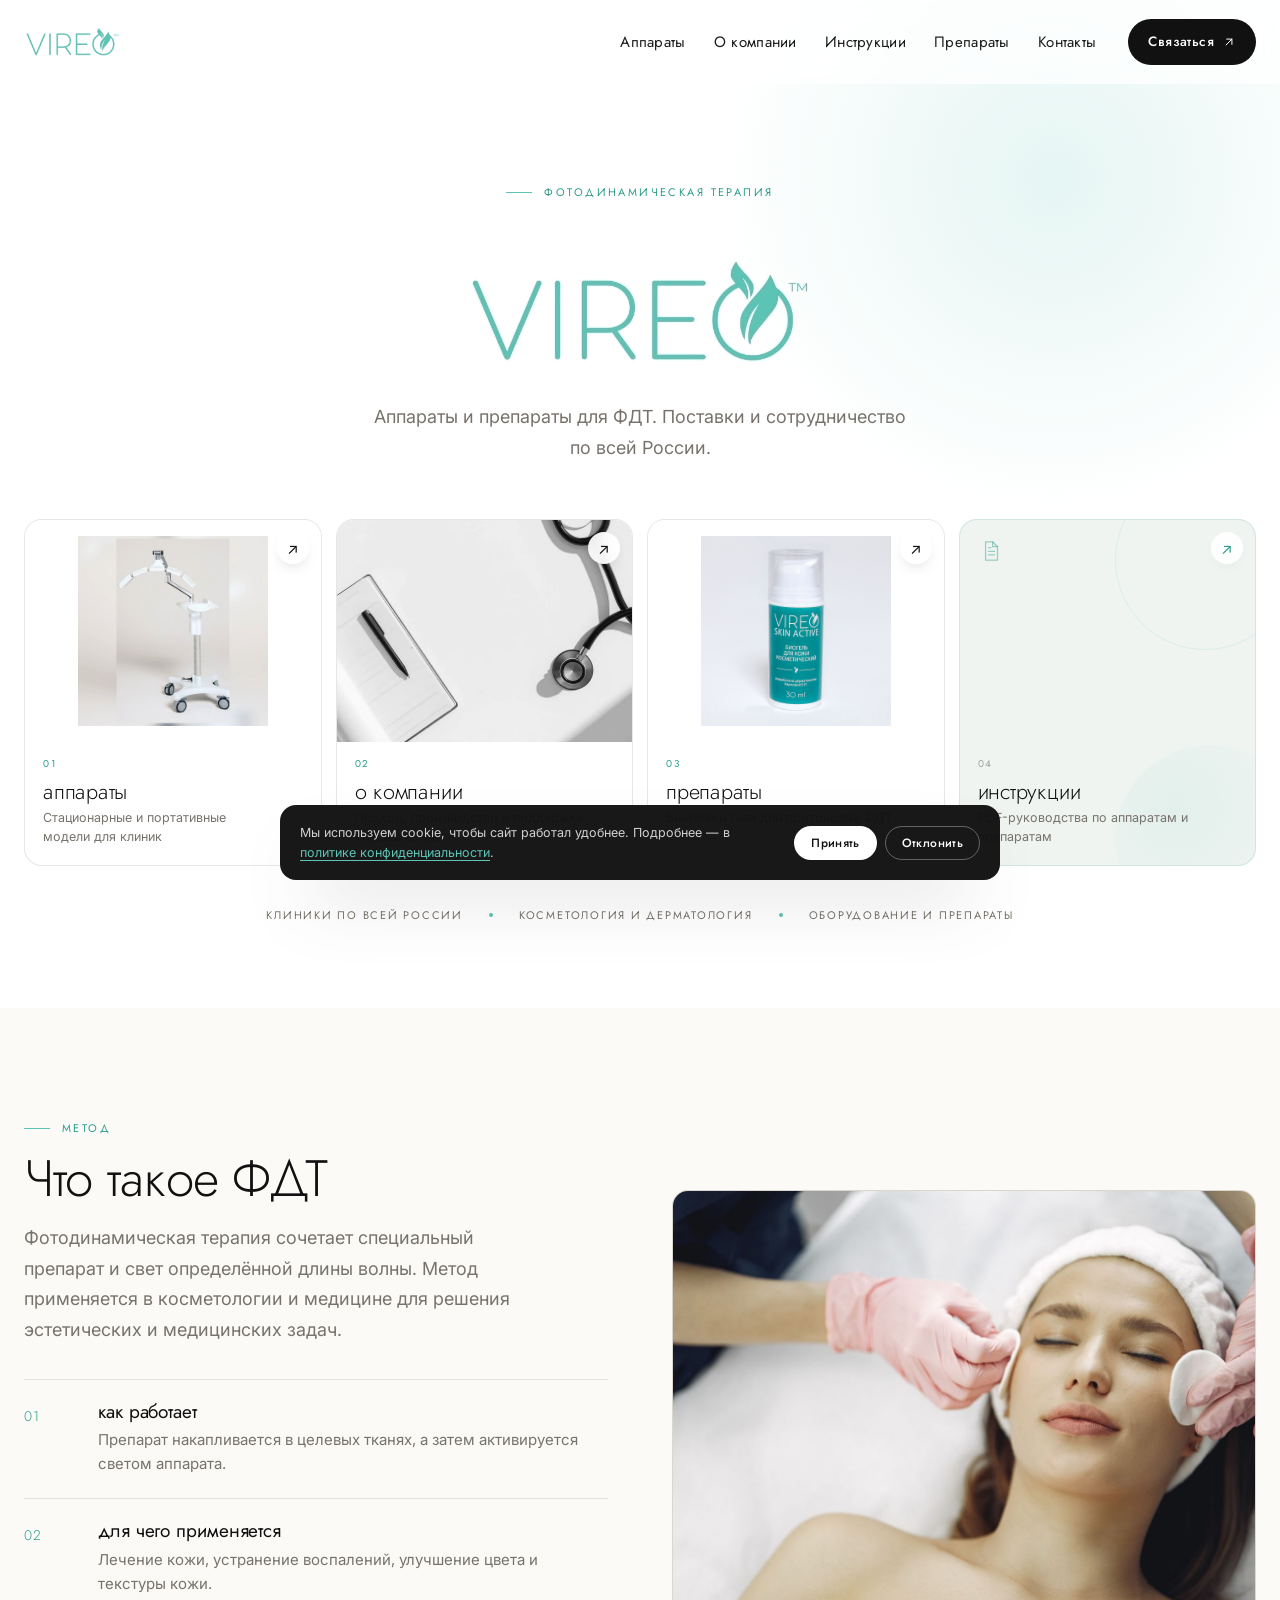
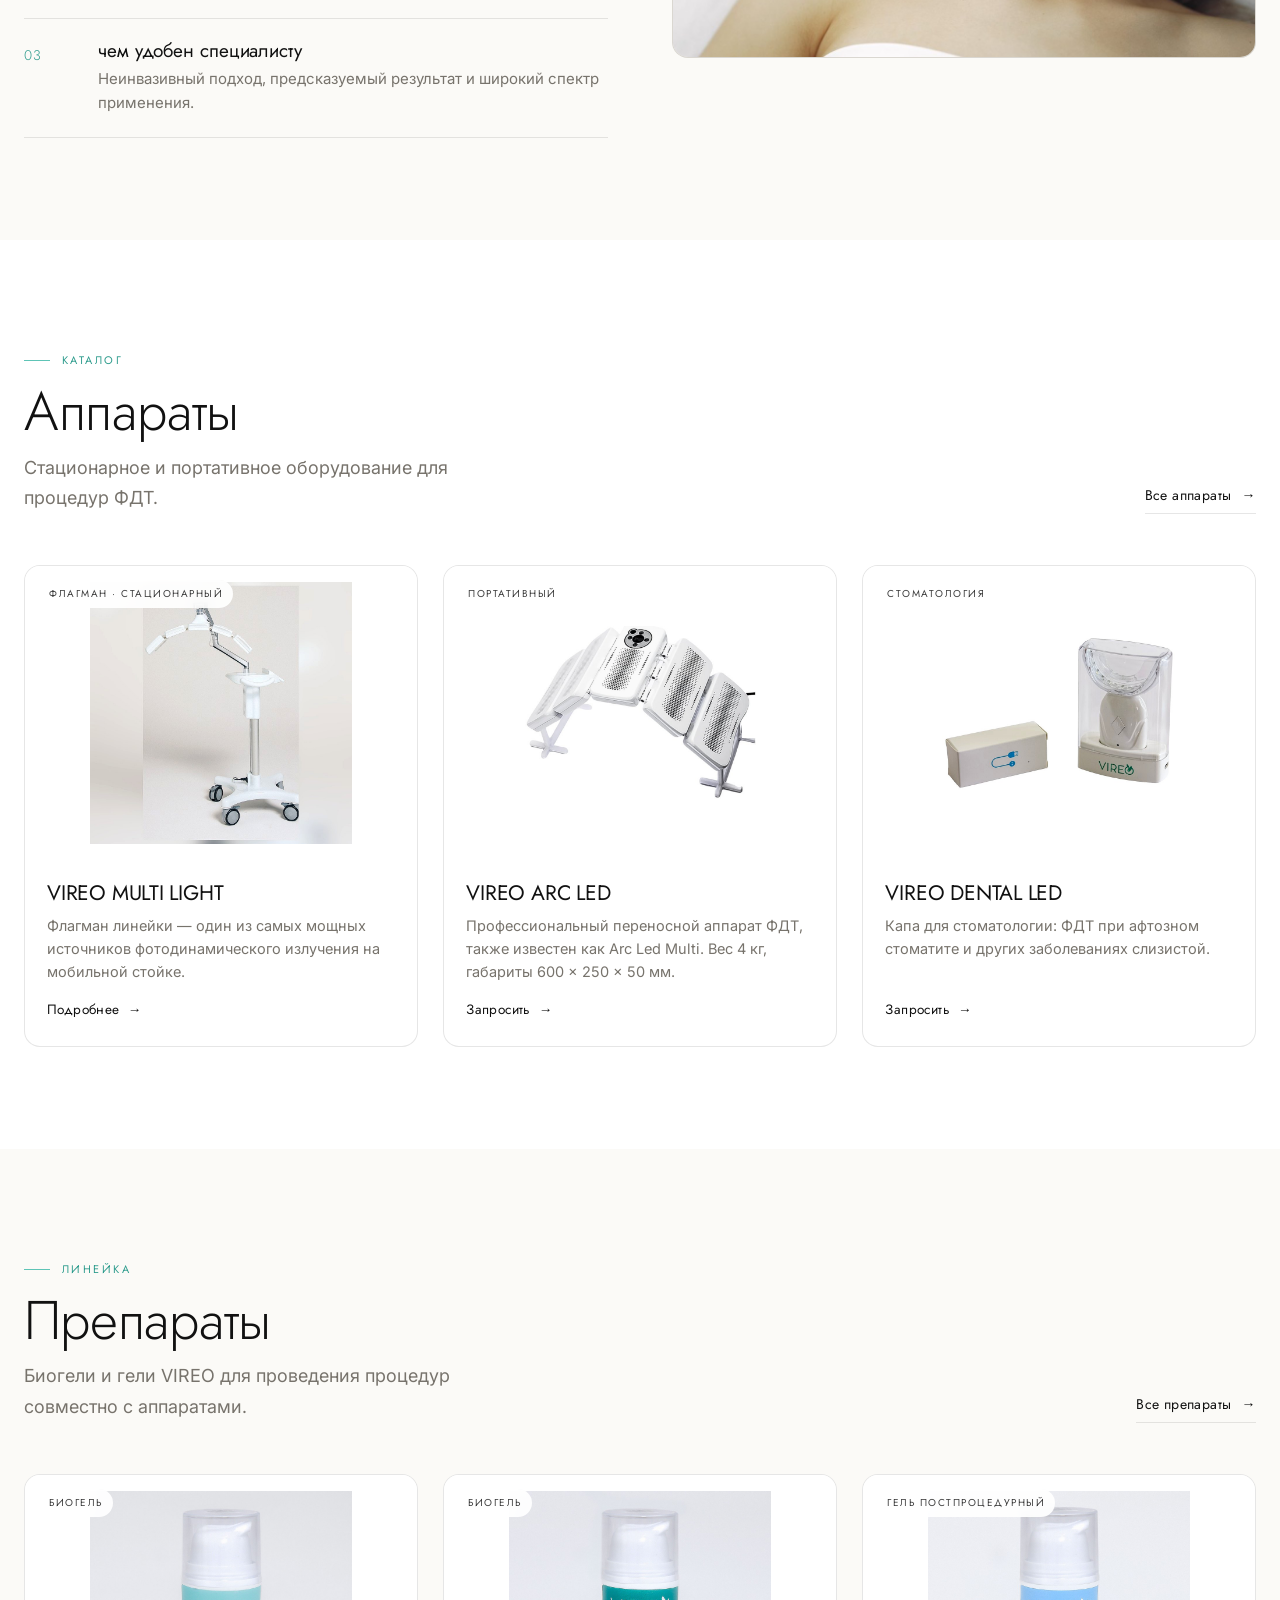
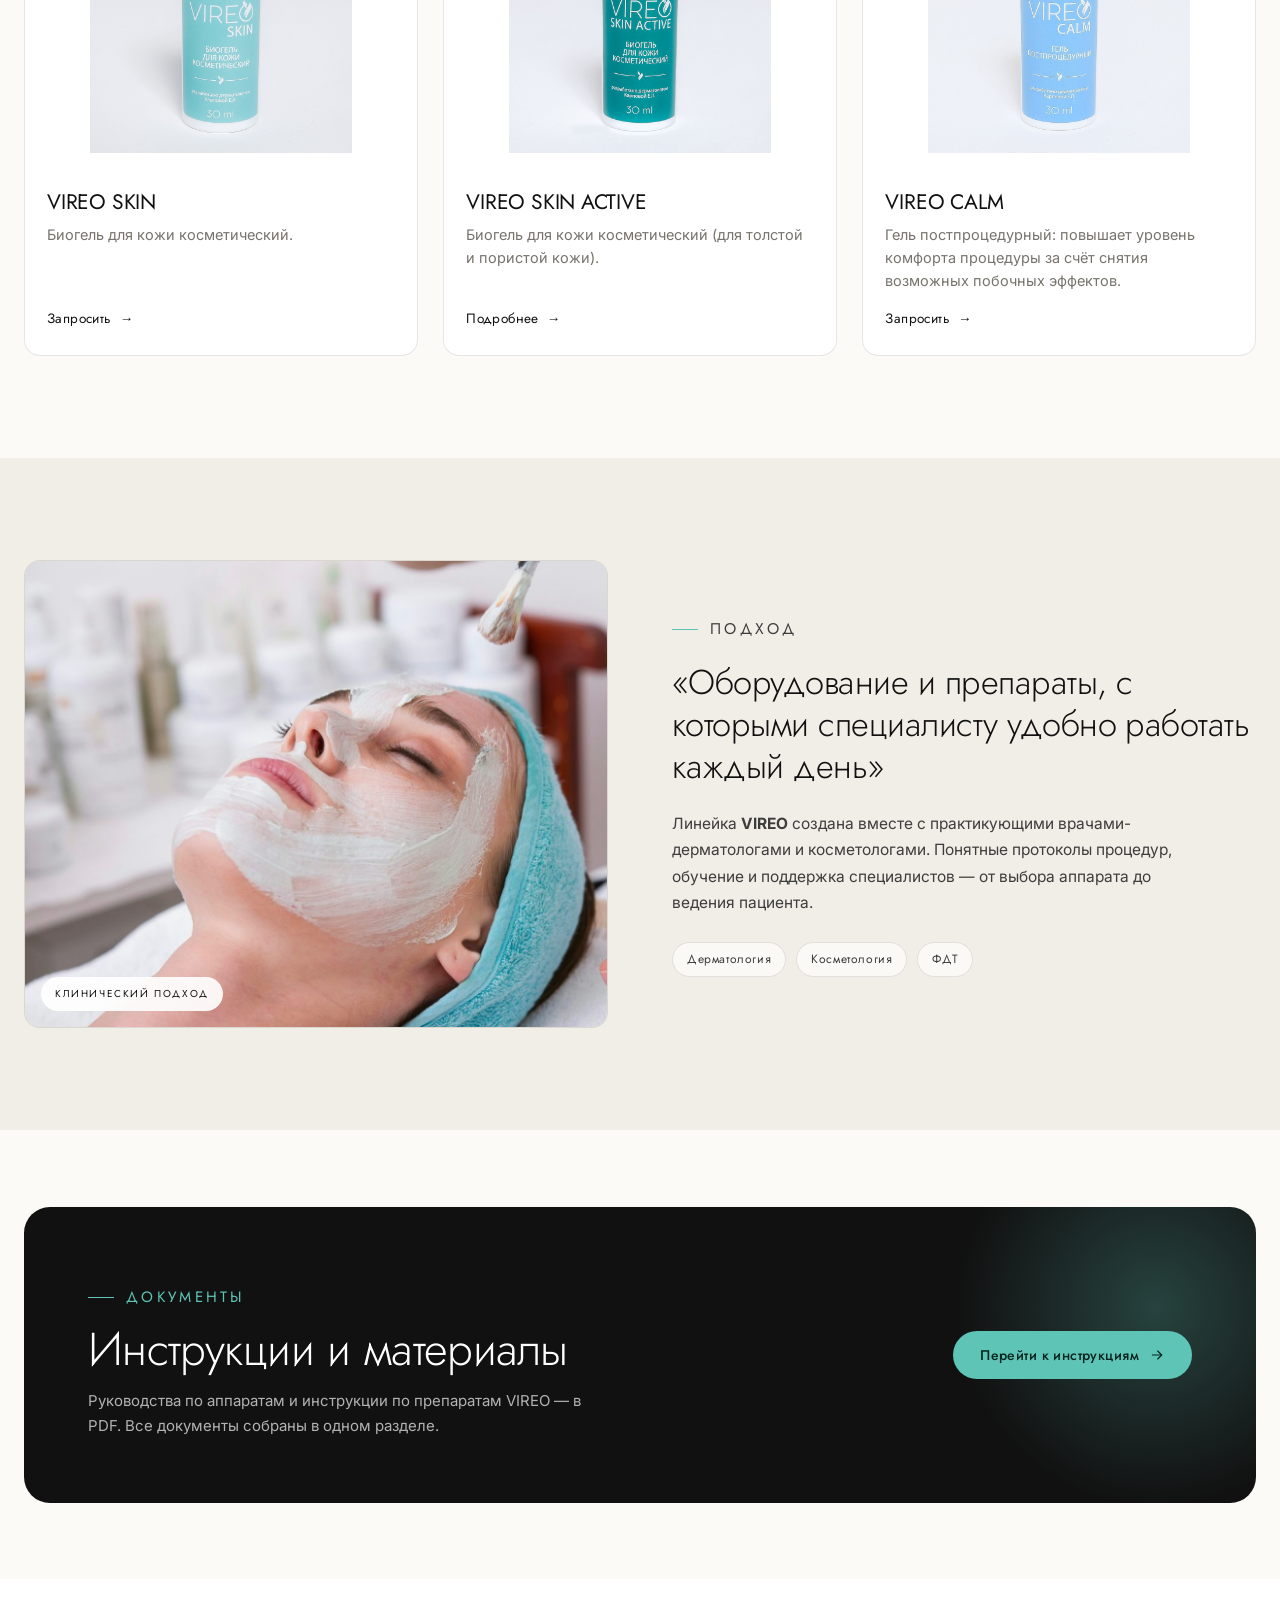
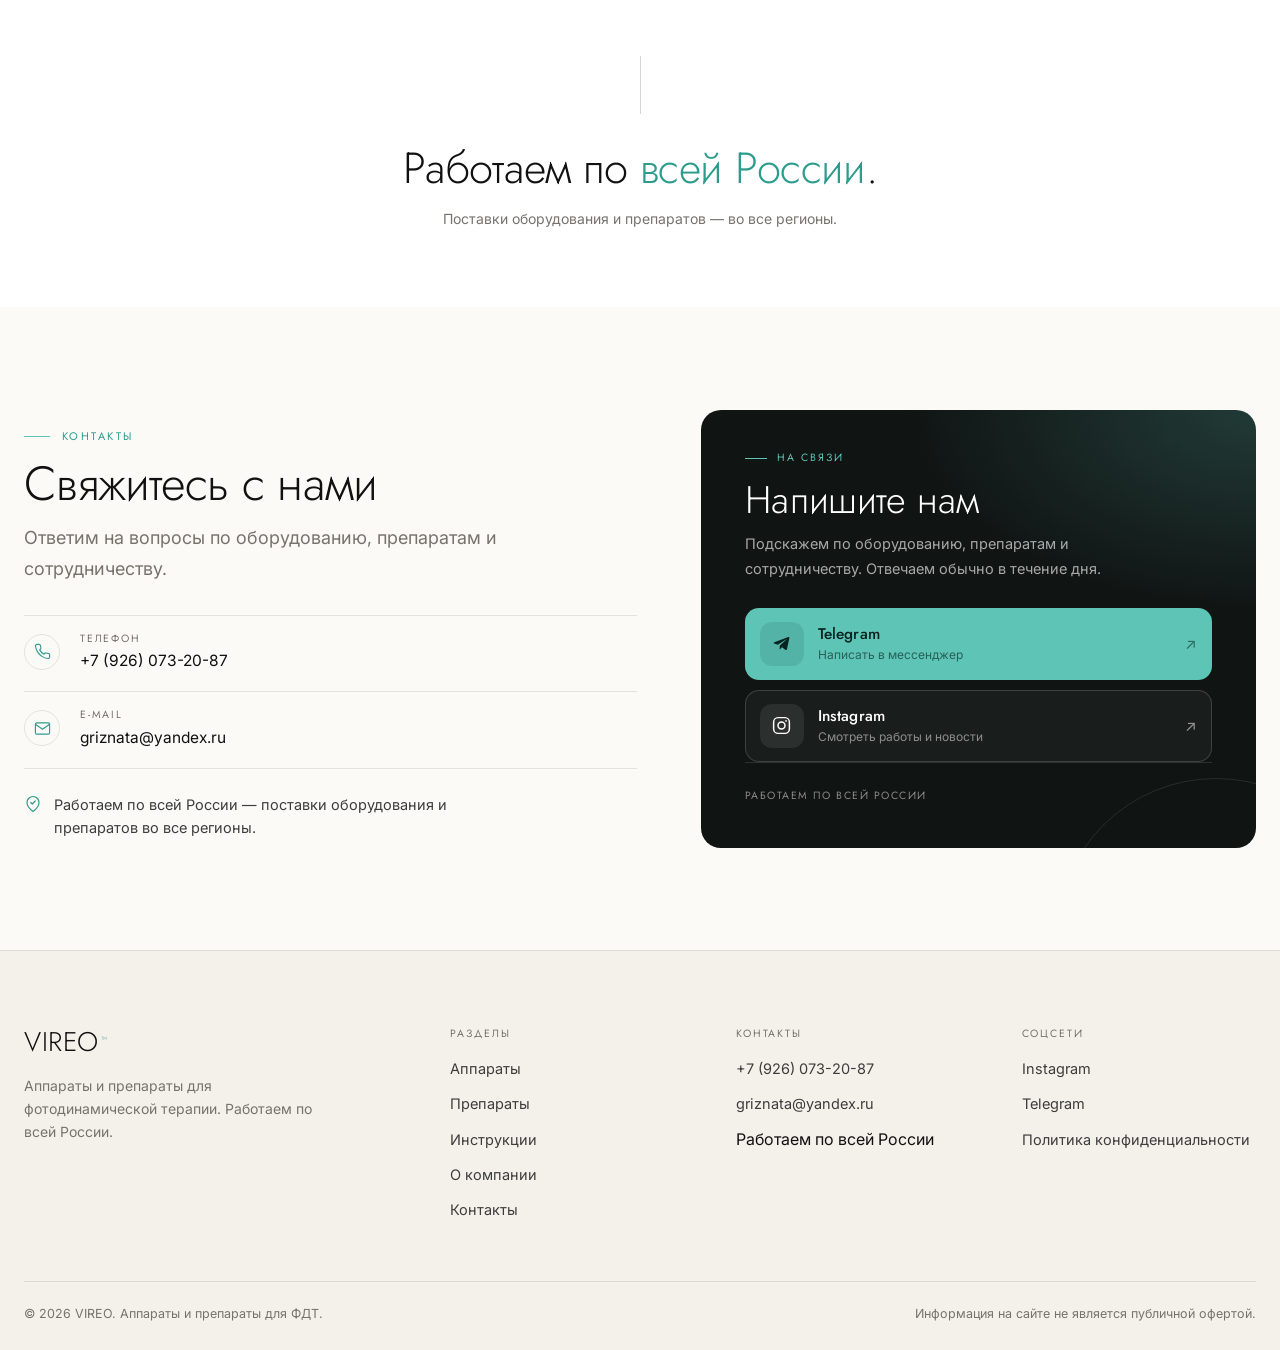
<file: index.html>
<!DOCTYPE html>
<html lang="ru">
<head>
  <meta charset="UTF-8">
  <meta name="viewport" content="width=device-width, initial-scale=1">
  <title>VIREO — аппараты и препараты для фотодинамической терапии</title>
  <meta name="description" content="VIREO — аппараты и препараты для фотодинамической терапии. Работаем по всей России. Фото, характеристики и инструкции в PDF.">
  <link rel="preconnect" href="https://fonts.googleapis.com">
  <link rel="preconnect" href="https://fonts.gstatic.com" crossorigin>
  <link href="https://fonts.googleapis.com/css2?family=Inter:wght@300;400;500&family=Jost:wght@200;300;400;500&display=swap" rel="stylesheet">
  <link rel="stylesheet" href="css/style.css?v=20261102a">
  <noscript><style>.reveal{opacity:1;transform:none}</style></noscript>
  <link rel="icon" href="img/logo.png">
<!--og-meta-->
  <link rel="canonical" href="https://xn--b1agizi.xn--p1ai/">
  <meta name="theme-color" content="#ffffff">
  <meta property="og:type" content="website">
  <meta property="og:site_name" content="VIREO">
  <meta property="og:locale" content="ru_RU">
  <meta property="og:title" content="VIREO — аппараты и препараты для фотодинамической терапии">
  <meta property="og:description" content="VIREO — аппараты и препараты для фотодинамической терапии. Работаем по всей России. Фото, характеристики и инструкции в PDF.">
  <meta property="og:url" content="https://xn--b1agizi.xn--p1ai/">
  <meta property="og:image" content="https://xn--b1agizi.xn--p1ai/img/og-cover.jpg">
  <meta property="og:image:width" content="1200">
  <meta property="og:image:height" content="630">
  <meta property="og:image:alt" content="VIREO — аппараты и препараты для фотодинамической терапии">
  <meta name="twitter:card" content="summary_large_image">
  <meta name="twitter:title" content="VIREO — аппараты и препараты для фотодинамической терапии">
  <meta name="twitter:description" content="VIREO — аппараты и препараты для фотодинамической терапии. Работаем по всей России. Фото, характеристики и инструкции в PDF.">
  <meta name="twitter:image" content="https://xn--b1agizi.xn--p1ai/img/og-cover.jpg">
</head>
<body>

  <div class="cookie" id="cookieBanner" role="dialog" aria-label="Использование cookie">
    <p>Мы используем cookie, чтобы сайт работал удобнее. Подробнее — в <a href="politika.html">политике конфиденциальности</a>.</p>
    <div class="cookie-actions">
      <button class="btn btn--sm btn--light" data-cookie="accept">Принять</button>
      <button class="btn btn--sm btn--outline-light" data-cookie="decline">Отклонить</button>
    </div>
  </div>

  <header class="site-header" id="siteHeader">
    <div class="container header-inner">
      <a class="brand" href="index.html" aria-label="VIREO — на главную">
        <img src="img/logo.png?v=20261102a" alt="VIREO">
      </a>
      <nav class="main-nav" id="mainNav" aria-label="Основное меню">
        <a href="apparaty.html">Аппараты</a>
        <a href="o-kompanii.html">О компании</a>
        <a href="instruktsii.html">Инструкции</a>
        <a href="preparaty.html">Препараты</a>
        <a href="kontakty.html">Контакты</a>
      </nav>
      <a class="header-cta" href="kontakty.html">
        Связаться
        <svg viewBox="0 0 24 24" fill="none" stroke="currentColor" stroke-width="1.7" stroke-linecap="round" stroke-linejoin="round"><path d="M7 17 17 7"/><path d="M8 7h9v9"/></svg>
      </a>
      <button class="nav-toggle" id="navToggle" aria-label="Открыть меню" aria-expanded="false" aria-controls="mainNav">
        <span></span><span></span>
      </button>
    </div>
  </header>

  <main>
    <!-- HERO -->
    <section class="hero">
      <div class="container hero-inner">
        <h1 class="eyebrow reveal">Фотодинамическая терапия</h1>
        <div class="hero-logo reveal">
          <img src="img/logo.png?v=20261102a" alt="VIREO — аппараты и препараты для ФДТ">
        </div>
        <p class="hero-lead reveal">Аппараты и препараты для ФДТ. Поставки и сотрудничество по всей России.</p>

        <div class="hero-tiles">
          <a class="tile reveal" href="apparaty.html">
            <span class="tile-media"><img src="img/multi-light.jpg?v=20261101b" alt="Аппарат VIREO MULTI LIGHT" loading="lazy"></span>
            <span class="tile-body">
              <span class="tile-index">01</span>
              <span class="tile-title">аппараты</span>
              <span class="tile-desc">Стационарные и портативные модели для клиник</span>
            </span>
            <span class="tile-arrow" aria-hidden="true">↗</span>
          </a>
          <a class="tile reveal" href="o-kompanii.html">
            <span class="tile-media tile-media--cover"><img src="img/tile-doctor.jpg?v=20261101b" alt="Блокнот с ручкой и стетоскоп" loading="lazy"></span>
            <span class="tile-body">
              <span class="tile-index">02</span>
              <span class="tile-title">о компании</span>
              <span class="tile-desc">Подход, производство и поддержка специалистов</span>
            </span>
            <span class="tile-arrow" aria-hidden="true">↗</span>
          </a>
          <a class="tile reveal" href="preparaty.html">
            <span class="tile-media"><img src="img/preparat-skin-active.jpg?v=20261101b" alt="Биогель VIREO SKIN ACTIVE" loading="lazy"></span>
            <span class="tile-body">
              <span class="tile-index">03</span>
              <span class="tile-title">препараты</span>
              <span class="tile-desc">Биогели и гели для протоколов ФДТ</span>
            </span>
            <span class="tile-arrow" aria-hidden="true">↗</span>
          </a>
          <a class="tile tile--dark reveal" href="instruktsii.html">
            <span class="tile-icon" aria-hidden="true">
              <svg viewBox="0 0 24 24" fill="none" stroke="currentColor" stroke-width="1.2" stroke-linecap="round" stroke-linejoin="round">
                <path d="M7 3.5h6.5L18 8v12.5H7z"/>
                <path d="M13.5 3.5V8H18"/>
                <path d="M9.7 12.4h5.6M9.7 15.6h5.6M9.7 8.8h2.1"/>
              </svg>
            </span>
            <span class="tile-body">
              <span class="tile-index">04</span>
              <span class="tile-title">инструкции</span>
              <span class="tile-desc">PDF-руководства по аппаратам и препаратам</span>
            </span>
            <span class="tile-arrow" aria-hidden="true">↗</span>
          </a>
        </div>

        <div class="hero-facts reveal">
          <span>Клиники по всей России</span>
          <span>Косметология и дерматология</span>
          <span>Оборудование и препараты</span>
        </div>
      </div>
    </section>

    <!-- WHAT IS PDT -->
    <section class="section">
      <div class="container split">
        <div>
          <p class="eyebrow reveal">Метод</p>
          <h2 class="reveal" style="margin-top:14px;font-size:clamp(1.95rem,4.2vw,3.2rem)">Что такое ФДТ</h2>
          <p class="lead reveal" style="margin-top:18px;max-width:520px">
            Фотодинамическая терапия сочетает специальный препарат и свет определённой длины волны.
            Метод применяется в косметологии и медицине для решения эстетических и медицинских задач.
          </p>
          <ol class="numbered">
            <li class="reveal">
              <span class="num">01</span>
              <div>
                <h3>как работает</h3>
                <p>Препарат накапливается в целевых тканях, а затем активируется светом аппарата.</p>
              </div>
            </li>
            <li class="reveal">
              <span class="num">02</span>
              <div>
                <h3>для чего применяется</h3>
                <p>Лечение кожи, устранение воспалений, улучшение цвета и текстуры кожи.</p>
              </div>
            </li>
            <li class="reveal">
              <span class="num">03</span>
              <div>
                <h3>чем удобен специалисту</h3>
                <p>Неинвазивный подход, предсказуемый результат и широкий спектр применения.</p>
              </div>
            </li>
          </ol>
        </div>
        <figure class="media reveal">
          <img src="img/fdt-specialist.jpg?v=20261101b" alt="Процедура фотодинамической терапии" loading="lazy">
        </figure>
      </div>
    </section>

    <!-- APPARATUS -->
    <section class="section section--white">
      <div class="container">
        <header class="section-head">
          <div>
            <p class="eyebrow reveal">Каталог</p>
            <h2 class="reveal">Аппараты</h2>
            <p class="lead reveal">Стационарное и портативное оборудование для процедур ФДТ.</p>
          </div>
          <a class="text-link reveal" href="apparaty.html">Все аппараты <span aria-hidden="true">→</span></a>
        </header>

        <div class="cards-grid">
          <article class="product-card reveal">
            <a class="product-media" href="apparat.html">
              <img src="img/multi-light.jpg?v=20261101b" alt="Аппарат VIREO MULTI LIGHT на мобильной стойке" loading="lazy">
              <span class="product-tag">Флагман · стационарный</span>
            </a>
            <div class="product-body">
              <h3><a href="apparat.html">VIREO MULTI LIGHT</a></h3>
              <p>Флагман линейки — один из самых мощных источников фотодинамического излучения на мобильной стойке.</p>
              <a class="card-link" href="apparat.html">Подробнее <span aria-hidden="true">→</span></a>
            </div>
          </article>

          <article class="product-card reveal">
            <div class="product-media">
              <img src="img/arc-led.jpg?v=20261101b" alt="Аппарат VIREO ARC LED (Arc Led Multi)" loading="lazy">
              <span class="product-tag">Портативный</span>
            </div>
            <div class="product-body">
              <h3>VIREO ARC LED</h3>
              <p>Профессиональный переносной аппарат ФДТ, также известен как Arc Led Multi. Вес 4 кг, габариты 600 × 250 × 50 мм.</p>
              <a class="card-link" href="kontakty.html">Запросить <span aria-hidden="true">→</span></a>
            </div>
          </article>

          <article class="product-card reveal">
            <div class="product-media">
              <img src="img/dental-led.jpg?v=20261101b" alt="Капа VIREO DENTAL LED" loading="lazy">
              <span class="product-tag">Стоматология</span>
            </div>
            <div class="product-body">
              <h3>VIREO DENTAL LED</h3>
              <p>Капа для стоматологии: ФДТ при афтозном стоматите и других заболеваниях слизистой.</p>
              <a class="card-link" href="kontakty.html">Запросить <span aria-hidden="true">→</span></a>
            </div>
          </article>
        </div>
      </div>
    </section>

    <!-- DRUGS -->
    <section class="section">
      <div class="container">
        <header class="section-head">
          <div>
            <p class="eyebrow reveal">Линейка</p>
            <h2 class="reveal">Препараты</h2>
            <p class="lead reveal">Биогели и гели VIREO для проведения процедур совместно с аппаратами.</p>
          </div>
          <a class="text-link reveal" href="preparaty.html">Все препараты <span aria-hidden="true">→</span></a>
        </header>

        <div class="cards-grid">
          <article class="product-card reveal">
            <div class="product-media">
              <img src="img/preparat-skin.jpg?v=20261101b" alt="Биогель VIREO SKIN" loading="lazy">
              <span class="product-tag">Биогель</span>
            </div>
            <div class="product-body">
              <h3>VIREO SKIN</h3>
              <p>Биогель для кожи косметический.</p>
              <a class="card-link" href="kontakty.html">Запросить <span aria-hidden="true">→</span></a>
            </div>
          </article>

          <article class="product-card reveal">
            <a class="product-media" href="preparat.html">
              <img src="img/preparat-skin-active.jpg?v=20261101b" alt="Биогель VIREO SKIN ACTIVE" loading="lazy">
              <span class="product-tag">Биогель</span>
            </a>
            <div class="product-body">
              <h3><a href="preparat.html">VIREO SKIN ACTIVE</a></h3>
              <p>Биогель для кожи косметический (для толстой и пористой кожи).</p>
              <a class="card-link" href="preparat.html">Подробнее <span aria-hidden="true">→</span></a>
            </div>
          </article>

          <article class="product-card reveal">
            <div class="product-media">
              <img src="img/preparat-calm.jpg?v=20261101b" alt="Гель VIREO CALM" loading="lazy">
              <span class="product-tag">Гель постпроцедурный</span>
            </div>
            <div class="product-body">
              <h3>VIREO CALM</h3>
              <p>Гель постпроцедурный: повышает уровень комфорта процедуры за счёт снятия возможных побочных эффектов.</p>
              <a class="card-link" href="kontakty.html">Запросить <span aria-hidden="true">→</span></a>
            </div>
          </article>
        </div>
      </div>
    </section>

    <!-- EXPERT -->
    <section class="section section--paper expert">
      <div class="container split">
        <figure class="media reveal">
          <img src="img/clinical-approach.jpg?v=20261101b" alt="Косметологическая процедура в клинике" loading="lazy">
          <figcaption>Клинический подход</figcaption>
        </figure>
        <div class="expert-copy">
          <p class="eyebrow reveal">Подход</p>
          <blockquote class="reveal">
            «Оборудование и препараты, с которыми специалисту удобно работать каждый день»
          </blockquote>
          <p class="reveal">
            Линейка <strong>VIREO</strong> создана вместе с практикующими врачами-дерматологами
            и косметологами. Понятные протоколы процедур, обучение и поддержка специалистов —
            от выбора аппарата до ведения пациента.
          </p>
          <div class="expert-meta reveal">
            <span class="chip">Дерматология</span>
            <span class="chip">Косметология</span>
            <span class="chip">ФДТ</span>
          </div>
        </div>
      </div>
    </section>

    <!-- INSTRUCTIONS CTA -->
    <section class="section section--tight">
      <div class="container">
        <div class="cta-band reveal">
          <div>
            <p class="eyebrow" style="color:var(--accent)">Документы</p>
            <h2 style="margin-top:14px">Инструкции и материалы</h2>
            <p>Руководства по аппаратам и инструкции по препаратам VIREO — в PDF. Все документы собраны в одном разделе.</p>
          </div>
          <a class="btn btn--accent" href="instruktsii.html">
            Перейти к инструкциям
            <svg viewBox="0 0 24 24" fill="none" stroke="currentColor" stroke-width="1.7" stroke-linecap="round" stroke-linejoin="round"><path d="M5 12h14"/><path d="m13 6 6 6-6 6"/></svg>
          </a>
        </div>
      </div>
    </section>

    <!-- REGION -->
    <section class="section section--tight section--white region">
      <div class="container">
        <div class="region-line reveal"></div>
        <h2 class="reveal">Работаем по <em>всей России</em>.</h2>
        <p class="reveal">Поставки оборудования и препаратов — во все регионы.</p>
      </div>
    </section>

    <!-- CONTACTS -->
    <section class="section">
      <div class="container contact-grid">
        <div>
          <p class="eyebrow reveal">Контакты</p>
          <h2 class="reveal" style="margin-top:14px;font-size:clamp(1.9rem,4vw,3rem)">Свяжитесь с нами</h2>
          <p class="lead reveal" style="margin-top:14px;max-width:480px">Ответим на вопросы по оборудованию, препаратам и сотрудничеству.</p>

          <dl class="info-list">
            <div class="info-row reveal">
              <span class="info-icon"><svg viewBox="0 0 24 24" fill="none" stroke="currentColor" stroke-width="1.6" stroke-linecap="round" stroke-linejoin="round"><path d="M22 16.92v3a2 2 0 0 1-2.18 2 19.79 19.79 0 0 1-8.63-3.07 19.5 19.5 0 0 1-6-6A19.79 19.79 0 0 1 2.12 4.18 2 2 0 0 1 4.11 2h3a2 2 0 0 1 2 1.72c.12.9.33 1.78.62 2.63a2 2 0 0 1-.45 2.11L8 9.73a16 16 0 0 0 6 6l1.27-1.27a2 2 0 0 1 2.11-.45c.85.29 1.73.5 2.63.62A2 2 0 0 1 22 16.92z"/></svg></span>
              <div><dt>Телефон</dt><dd><a href="tel:+79260732087">+7 (926) 073-20-87</a></dd></div>
            </div>
            <div class="info-row reveal">
              <span class="info-icon"><svg viewBox="0 0 24 24" fill="none" stroke="currentColor" stroke-width="1.6" stroke-linecap="round" stroke-linejoin="round"><path d="M4 4h16a2 2 0 0 1 2 2v12a2 2 0 0 1-2 2H4a2 2 0 0 1-2-2V6a2 2 0 0 1 2-2z"/><path d="m22 6-10 7L2 6"/></svg></span>
              <div><dt>E-mail</dt><dd><a href="mailto:griznata@yandex.ru">griznata@yandex.ru</a></dd></div>
            </div>
          </dl>

          <p class="contact-region reveal">
            <svg viewBox="0 0 24 24" fill="none" stroke="currentColor" stroke-width="1.6" stroke-linecap="round" stroke-linejoin="round" aria-hidden="true"><path d="M20 10c0 6-8 12-8 12S4 16 4 10a8 8 0 1 1 16 0z"/><path d="m9 10 2 2 4-4"/></svg>
            Работаем по всей России — поставки оборудования и препаратов во все регионы.
          </p>
        </div>

        <div class="contact-cta reveal">
          <p class="contact-cta__eyebrow">На связи</p>
          <h3>Напишите нам</h3>
          <p>Подскажем по оборудованию, препаратам и сотрудничеству. Отвечаем обычно в течение дня.</p>

          <div class="contact-cta__actions">
            <a class="social-btn social-btn--tg" href="https://t.me/+DcnB9CETJRs0MjUy" target="_blank" rel="noopener noreferrer">
              <span class="social-btn__icon">
                <svg viewBox="0 0 24 24" fill="currentColor" aria-hidden="true"><path d="M9.78 18.65l.28-4.23 7.68-6.92c.34-.31-.07-.46-.52-.19L7.74 13.3 3.64 12c-.88-.25-.89-.86.2-1.3l15.97-6.16c.73-.33 1.43.18 1.15 1.3l-2.72 12.81c-.19.91-.74 1.13-1.5.71L12.6 16.3l-1.99 1.93c-.23.23-.42.42-.83.42z"/></svg>
              </span>
              <span class="social-btn__text"><b>Telegram</b><small>Написать в мессенджер</small></span>
              <span class="social-btn__arrow" aria-hidden="true">↗</span>
            </a>
            <a class="social-btn social-btn--ig" href="https://www.instagram.com/fdt_vireo" target="_blank" rel="noopener noreferrer">
              <span class="social-btn__icon">
                <svg viewBox="0 0 24 24" fill="none" stroke="currentColor" stroke-width="1.7" aria-hidden="true"><rect x="3" y="3" width="18" height="18" rx="5"/><circle cx="12" cy="12" r="4"/><circle cx="17.2" cy="6.8" r="1" fill="currentColor" stroke="none"/></svg>
              </span>
              <span class="social-btn__text"><b>Instagram</b><small>Смотреть работы и новости</small></span>
              <span class="social-btn__arrow" aria-hidden="true">↗</span>
            </a>
          </div>

          <div class="contact-cta__foot">
            <span>Работаем по всей России</span>
          </div>
        </div>
      </div>
    </section>
  </main>

  <footer class="site-footer">
    <div class="container footer-top">
      <div class="footer-brand">
        <a class="footer-wordmark" href="index.html">VIREO<sup>™</sup></a>
        <p>Аппараты и препараты для фотодинамической терапии. Работаем по всей России.</p>
      </div>
      <div class="footer-col">
        <h4>Разделы</h4>
        <ul>
          <li><a href="apparaty.html">Аппараты</a></li>
          <li><a href="preparaty.html">Препараты</a></li>
          <li><a href="instruktsii.html">Инструкции</a></li>
          <li><a href="o-kompanii.html">О компании</a></li>
          <li><a href="kontakty.html">Контакты</a></li>
        </ul>
      </div>
      <div class="footer-col">
        <h4>Контакты</h4>
        <ul>
          <li><a href="tel:+79260732087">+7 (926) 073-20-87</a></li>
          <li><a href="mailto:griznata@yandex.ru">griznata@yandex.ru</a></li>
          <li>Работаем по всей России</li>
        </ul>
      </div>
      <div class="footer-col">
        <h4>Соцсети</h4>
        <ul>
          <li><a href="https://www.instagram.com/fdt_vireo" target="_blank" rel="noopener noreferrer">Instagram</a></li>
          <li><a href="https://t.me/+DcnB9CETJRs0MjUy" target="_blank" rel="noopener noreferrer">Telegram</a></li>
          <li><a href="politika.html">Политика конфиденциальности</a></li>
        </ul>
      </div>
    </div>
    <div class="container footer-bottom">
      <span>© 2026 VIREO. Аппараты и препараты для ФДТ.</span>
      <span>Информация на сайте не является публичной офертой.</span>
    </div>
  </footer>

  <script src="js/main.js?v=20261101c"></script>
</body>
</html>
</file>
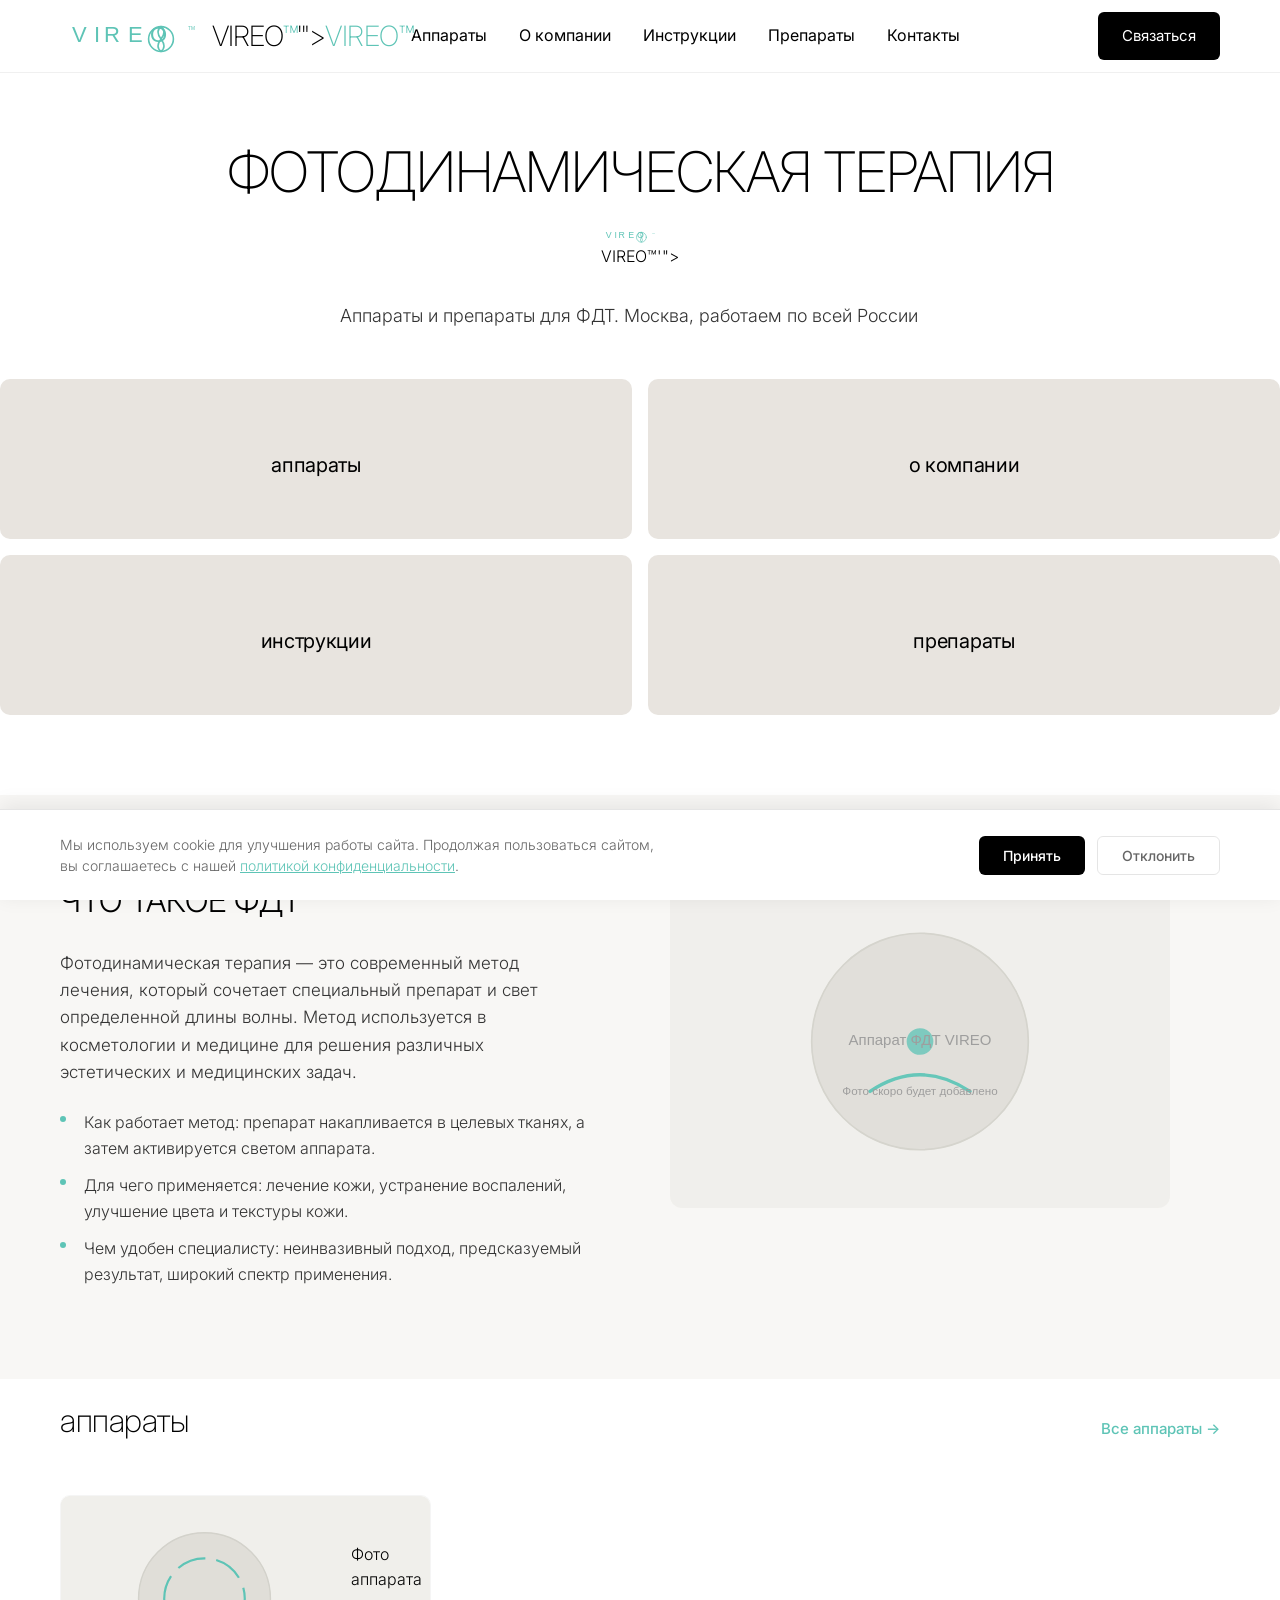
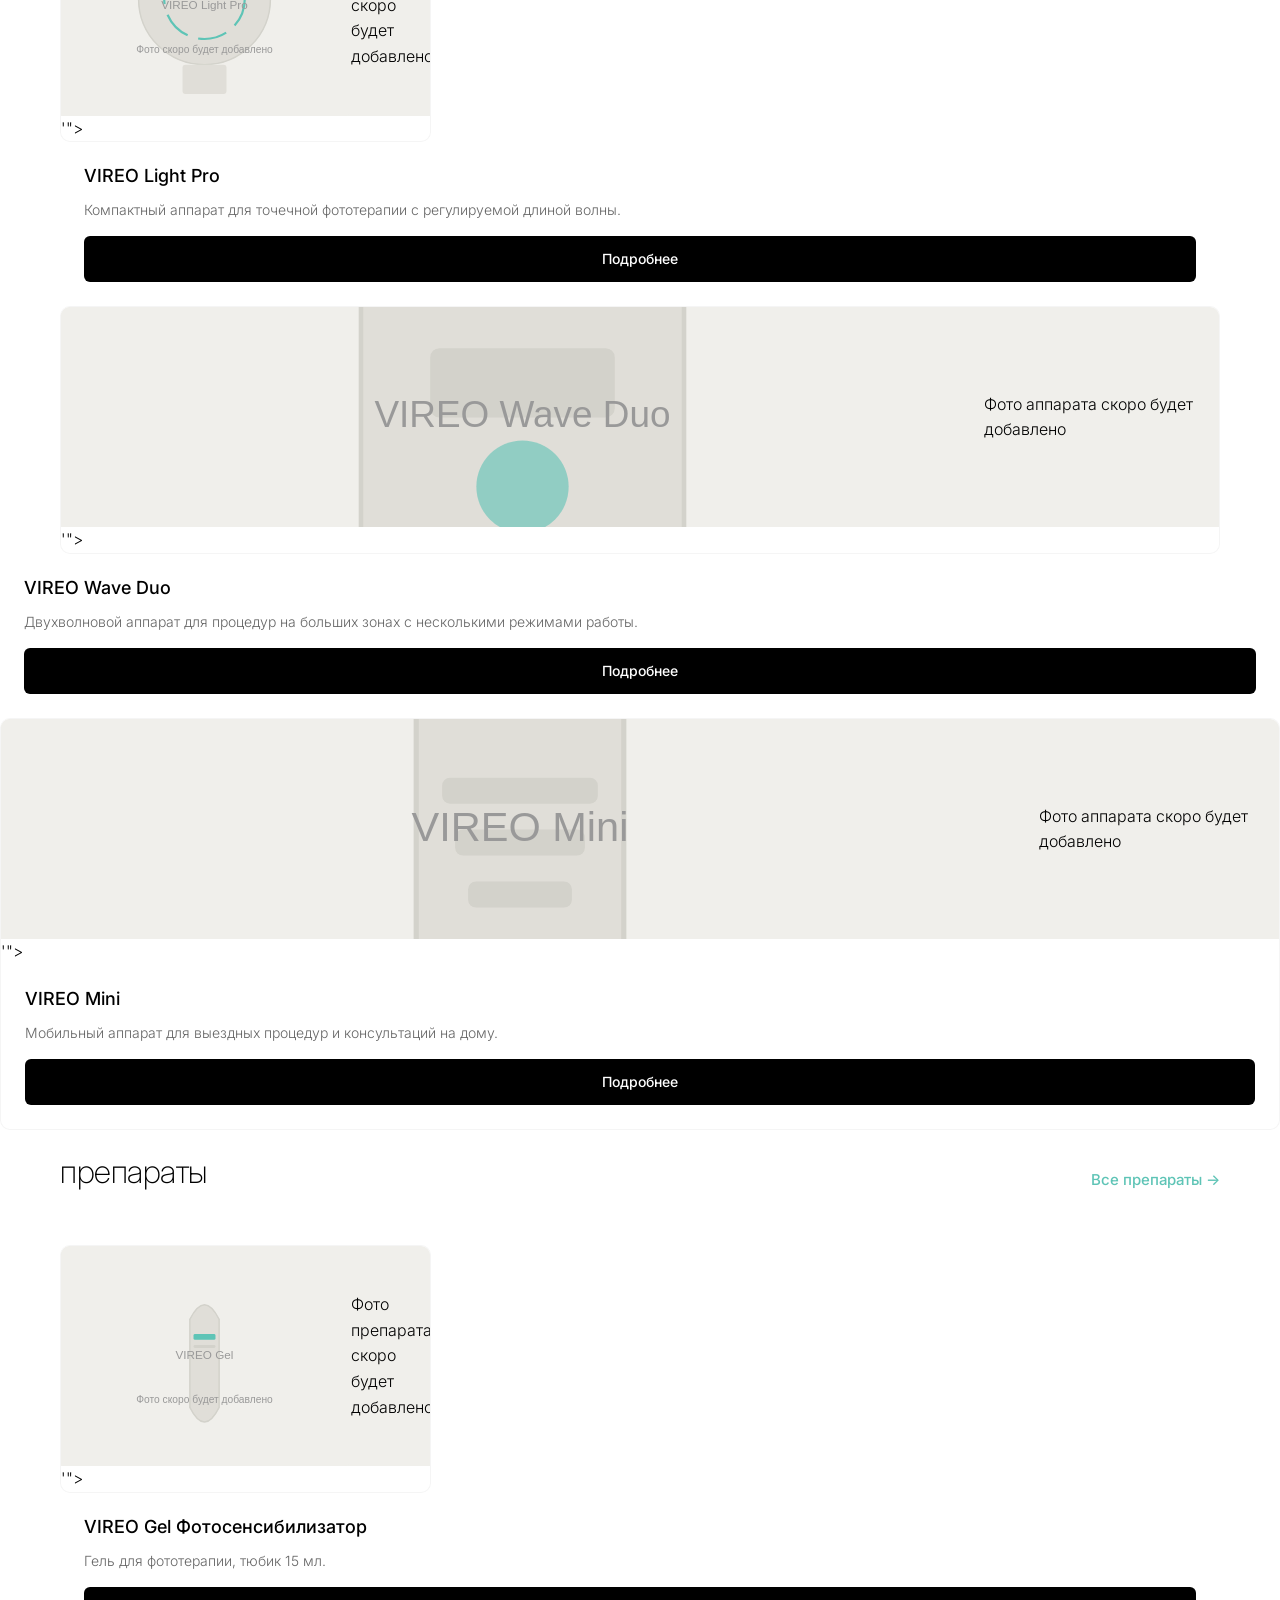
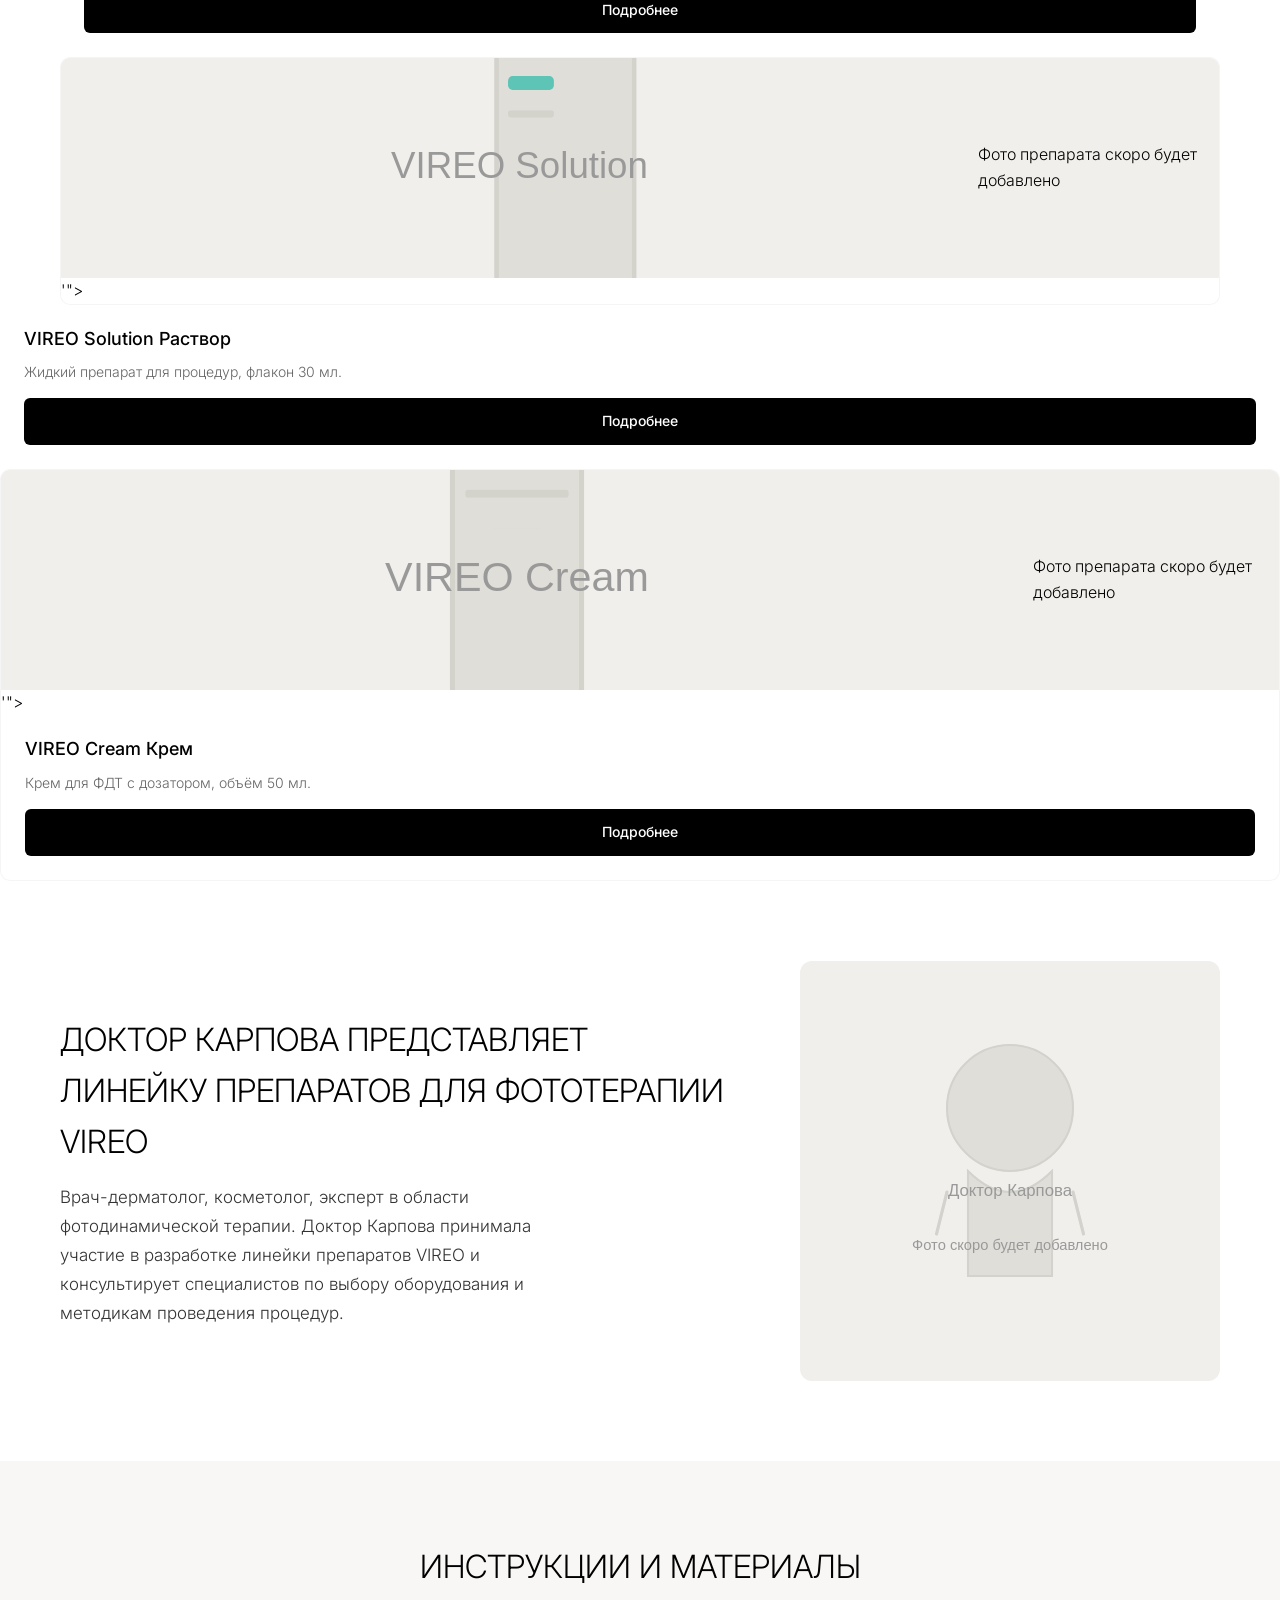
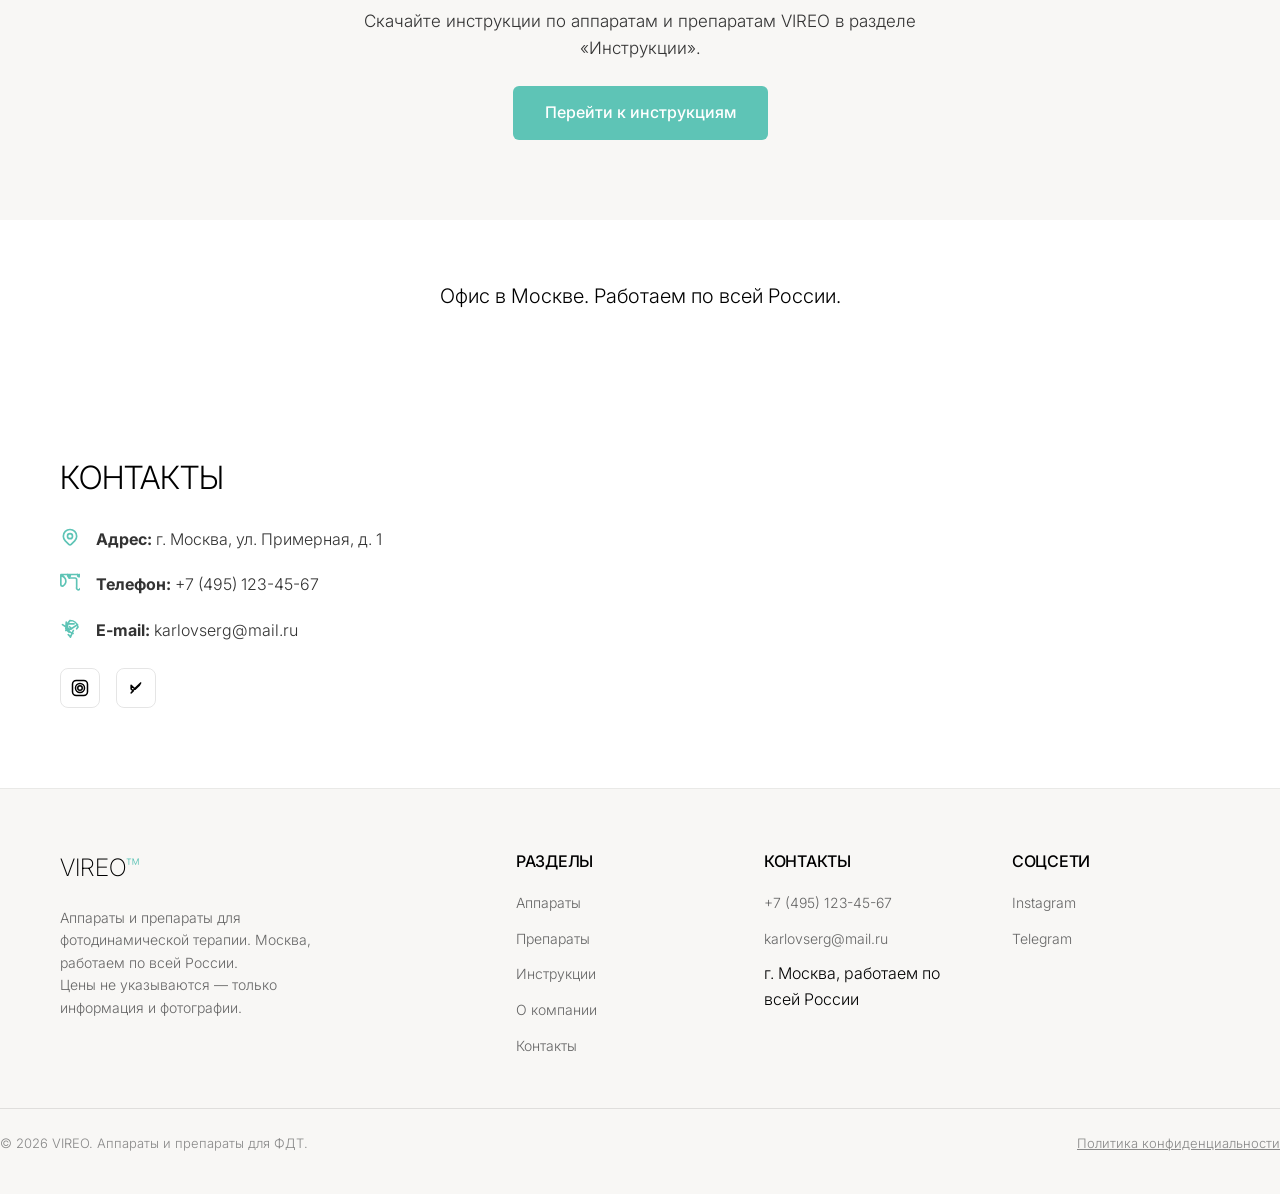
<file: vireo-site/index.html>
<!DOCTYPE html>
<html lang="ru">
<head>
  <meta charset="UTF-8">
  <meta name="viewport" content="width=device-width, initial-scale=1.0">
  <title>VIREO — Аппараты и препараты для фототерапии</title>
  <meta name="description" content="VIREO — аппараты и препараты для фотодинамической терапии (ФДТ). Москва, работаем по всей России. Без цен, только информация и фото.">
  <link rel="preconnect" href="https://fonts.googleapis.com">
  <link rel="preconnect" href="https://fonts.gstatic.com" crossorigin>
  <link href="https://fonts.googleapis.com/css2?family=Inter:wght@300;400;500&display=swap" rel="stylesheet">
  <link rel="stylesheet" href="css/style.css">
  <link rel="icon" type="image/svg+xml" href="data:image/svg+xml,%3Csvg xmlns='http://www.w3.org/2000/svg' viewBox='0 0 32 32'%3E%3Ctext y='16' font-size='24'%3E🌿%3C/text%3E%3C/svg%3E">
</head>
<body>

  <!-- Yandex Metrika placeholder (заказчик вставляет номер счётчика) -->
  <!-- Yandex.Metrika counter --> 
  <!-- /Yandex.Metrika counter -->

  <!-- Cookie Banner -->
  <div class="cookie-banner">
    <div class="container">
      <div class="cookie-text">
        Мы используем cookie для улучшения работы сайта. Продолжая пользоваться сайтом, вы соглашаетесь с нашей <a href="politika.html">политикой конфиденциальности</a>.
      </div>
      <div class="cookie-actions">
        <button class="cookie-btn cookie-accept" id="cookieAccept">Принять</button>
        <button class="cookie-btn cookie-decline" id="cookieDecline">Отклонить</button>
      </div>
    </div>
  </div>

  <!-- Header -->
  <header class="header">
    <div class="container">
      <a href="index.html" class="logo">
        <img src="img/logo.svg" alt="VIREO логотип" onerror="this.style.display='none'; this.parentElement.innerHTML='<span class=\"logo-text\">VIREO<span>™</span></span>'">
        <span class="logo-text">VIREO<span>™</span></span>
      </a>

      <nav class="nav">
        <a href="apparaty.html">Аппараты</a>
        <a href="o-kompanii.html">О компании</a>
        <a href="instruktsii.html">Инструкции</a>
        <a href="preparaty.html">Препараты</a>
        <a href="kontakty.html">Контакты</a>
      </nav>

      <a href="kontakty.html" class="btn-contact">Связаться</a>

      <button class="burger" aria-label="Открыть меню" aria-expanded="false">
        <span></span><span></span><span></span>
      </button>
    </div>
  </header>

  <!-- Hero -->
  <section class="hero">
    <div class="container">
      <h1 class="fade-in">ФОТОДИНАМИЧЕСКАЯ ТЕРАПИЯ</h1>

      <div class="logo-large fade-in" style="animation-delay: 0.1s;">
        <img src="img/logo.svg" alt="VIREO логотип" onerror="this.style.display='none'; this.parentElement.innerHTML='<div style=\"font-size:48px;font-weight:200;letter-spacing:-1px;\">VIREO<span style=\"color:#5EC4B6;\">™</span></div>'">
      </div>

      <p class="lead fade-in" style="animation-delay: 0.2s;">
        Аппараты и препараты для ФДТ. Москва, работаем по всей России
      </p>

      <div class="plashes-grid">
        <a href="apparaty.html" class="plash fade-in" style="animation-delay: 0.3s;">
          <span class="plash-title">аппараты</span>
        </a>
        <a href="o-kompanii.html" class="plash fade-in" style="animation-delay: 0.4s;">
          <span class="plash-title">о компании</span>
        </a>
        <a href="instruktsii.html" class="plash fade-in" style="animation-delay: 0.5s;">
          <span class="plash-title">инструкции</span>
        </a>
        <a href="preparaty.html" class="plash fade-in" style="animation-delay: 0.6s;">
          <span class="plash-title">препараты</span>
        </a>
      </div>
    </div>
  </section>

  <!-- What is FDT -->
  <section class="fdt-block">
    <div class="container">
      <div class="fdt-content fade-in">
        <h2>Что такое ФДТ</h2>
        <p>Фотодинамическая терапия — это современный метод лечения, который сочетает специальный препарат и свет определенной длины волны. Метод используется в косметологии и медицине для решения различных эстетических и медицинских задач.</p>
        <ul class="fdt-list">
          <li>Как работает метод: препарат накапливается в целевых тканях, а затем активируется светом аппарата.</li>
          <li>Для чего применяется: лечение кожи, устранение воспалений, улучшение цвета и текстуры кожи.</li>
          <li>Чем удобен специалисту: неинвазивный подход, предсказуемый результат, широкий спектр применения.</li>
        </ul>
      </div>
      <div class="fdt-visual fade-in" style="animation-delay: 0.2s;">
        <img src="img/fdt-placeholder.svg" alt="Аппарат фототерапии VIREO" alt="Аппарат фототерапии VIREO">
      </div>
    </div>
  </section>

  <!-- Apparatus on Home -->
  <section class="catalog-home">
    <div class="container">
      <div class="section-header">
        <h2 class="section-title lowercase">аппараты</h2>
        <a href="apparaty.html" class="view-all">Все аппараты →</a>
      </div>
      <div class="cards-grid">
        <article class="card fade-in">
          <div class="card-image">
            <img src="img/apparat-1.svg" alt="Аппарат VIREO модель 1" onerror="this.parentElement.innerHTML='<div class=\"card-placeholder\">Фото аппарата скоро будет добавлено</div>'">
          </div>
          <div class="card-content">
            <h3 class="card-title">VIREO Light Pro</h3>
            <p class="card-desc">Компактный аппарат для точечной фототерапии с регулируемой длиной волны.</p>
            <a href="apparat.html" class="card-btn">Подробнее</a>
          </div>
        </article>
        <article class="card fade-in" style="animation-delay: 0.1s;">
          <div class="card-image">
            <img src="img/apparat-2.svg" alt="Аппарат VIREO модель 2" onerror="this.parentElement.innerHTML='<div class=\"card-placeholder\">Фото аппарата скоро будет добавлено</div>'">
          </div>
          <div class="card-content">
            <h3 class="card-title">VIREO Wave Duo</h3>
            <p class="card-desc">Двухволновой аппарат для процедур на больших зонах с несколькими режимами работы.</p>
            <a href="apparat.html" class="card-btn">Подробнее</a>
          </div>
        </article>
        <article class="card fade-in" style="animation-delay: 0.2s;">
          <div class="card-image">
            <img src="img/apparat-3.svg" alt="Аппарат VIREO модель 3" onerror="this.parentElement.innerHTML='<div class=\"card-placeholder\">Фото аппарата скоро будет добавлено</div>'">
          </div>
          <div class="card-content">
            <h3 class="card-title">VIREO Mini</h3>
            <p class="card-desc">Мобильный аппарат для выездных процедур и консультаций на дому.</p>
            <a href="apparat.html" class="card-btn">Подробнее</a>
          </div>
        </article>
      </div>
    </div>
  </section>

  <!-- Drugs on Home -->
  <section class="catalog-home">
    <div class="container">
      <div class="section-header">
        <h2 class="section-title lowercase">препараты</h2>
        <a href="preparaty.html" class="view-all">Все препараты →</a>
      </div>
      <div class="cards-grid">
        <article class="card fade-in">
          <div class="card-image">
            <img src="img/preparat-1.svg" alt="Препарат VIREO туба" onerror="this.parentElement.innerHTML='<div class=\"card-placeholder\">Фото препарата скоро будет добавлено</div>'">
          </div>
          <div class="card-content">
            <h3 class="card-title">VIREO Gel Фотосенсибилизатор</h3>
            <p class="card-desc">Гель для фототерапии, тюбик 15 мл.</p>
            <a href="preparat.html" class="card-btn">Подробнее</a>
          </div>
        </article>
        <article class="card fade-in" style="animation-delay: 0.1s;">
          <div class="card-image">
            <img src="img/preparat-2.svg" alt="Препарат VIREO флакон" onerror="this.parentElement.innerHTML='<div class=\"card-placeholder\">Фото препарата скоро будет добавлено</div>'">
          </div>
          <div class="card-content">
            <h3 class="card-title">VIREO Solution Раствор</h3>
            <p class="card-desc">Жидкий препарат для процедур, флакон 30 мл.</p>
            <a href="preparat.html" class="card-btn">Подробнее</a>
          </div>
        </article>
        <article class="card fade-in" style="animation-delay: 0.2s;">
          <div class="card-image">
            <img src="img/preparat-3.svg" alt="Препарат VIREO дозатор" onerror="this.parentElement.innerHTML='<div class=\"card-placeholder\">Фото препарата скоро будет добавлено</div>'">
          </div>
          <div class="card-content">
            <h3 class="card-title">VIREO Cream Крем</h3>
            <p class="card-desc">Крем для ФДТ с дозатором, объём 50 мл.</p>
            <a href="preparat.html" class="card-btn">Подробнее</a>
          </div>
        </article>
      </div>
    </div>
  </section>

  <!-- Expert Block -->
  <section class="expert-block">
    <div class="container">
      <div class="expert-text fade-in">
        <h2>Доктор Карпова представляет линейку препаратов для фототерапии VIREO</h2>
        <p>Врач-дерматолог, косметолог, эксперт в области фотодинамической терапии. Доктор Карпова принимала участие в разработке линейки препаратов VIREO и консультирует специалистов по выбору оборудования и методикам проведения процедур.</p>
      </div>
      <div class="expert-visual fade-in" style="animation-delay: 0.2s;">
        <img src="img/expert-placeholder.svg" alt="Доктор Карпова" alt="Доктор Карпова">
      </div>
    </div>
  </section>

  <!-- Instructions on Home -->
  <section class="instructions-home">
    <div class="container fade-in">
      <h2>Инструкции и материалы</h2>
      <p>Скачайте инструкции по аппаратам и препаратам VIREO в разделе «Инструкции».</p>
      <a href="instruktsii.html" class="btn-turquoise">Перейти к инструкциям</a>
    </div>
  </section>

  <!-- Region -->
  <section class="region-block">
    <div class="container fade-in">
      <p class="region-text">Офис в Москве. Работаем по всей России.</p>
    </div>
  </section>

  <!-- Contacts Home -->
  <section class="contacts-home">
    <div class="container">
      <div class="contacts-info fade-in">
        <h2>Контакты</h2>
        <div class="contact-item">
          <svg class="contact-icon" fill="none" stroke="currentColor" viewBox="0 0 24 24"><path stroke-linecap="round" stroke-linejoin="round" stroke-width="2" d="M17.657 16.657L13.414 20.9a1.998 1.998 0 01-2.827 0l-4.244-4.243a8 8 0 1111.314 0z"></path><path stroke-linecap="round" stroke-linejoin="round" stroke-width="2" d="M15 11a3 3 0 11-6 0 3 3 0 016 0z"></path></svg>
          <div class="contact-text"><strong>Адрес:</strong> г. Москва, ул. Примерная, д. 1</div>
        </div>
        <div class="contact-item">
          <svg class="contact-icon" fill="none" stroke="currentColor" viewBox="0 0 24 24"><path stroke-linecap="round" stroke-linejoin="round" stroke-width="2" d="M3 5a2 2 0 012-2h3.28a1 1 0 011 1.72l.131.132a2 2 0 002.828 0l.131-.132A1 1 0 019.712 3h10.576a1 1 0 011 1.72l.131.132a2 2 0 002.828 0l.131-.132A1 1 0 0122.712 3h.28a2 2 0 012 2v13.576c0 .921-.591 1.71-1.435 2.005l-.131.132a2 2 0 01-2.828 0l-.131-.132A2 2 0 0120 18.424v-9.248a2 2 0 00-2-2h-6.28a1 1 0 01-1-1.72l.131-.132A2 2 0 0011.712 3h-10.576a1 1 0 01-1 1.72l.131.132a2 2 0 00-2.828 0l-.131.132A1 1 0 013.28 17H3a2 2 0 01-2-2V5z"></path></svg>
          <div class="contact-text"><strong>Телефон:</strong> <a href="tel:+74951234567">+7 (495) 123-45-67</a></div>
        </div>
        <div class="contact-item">
          <svg class="contact-icon" fill="none" stroke="currentColor" viewBox="0 0 24 24"><path stroke-linecap="round" stroke-linejoin="round" stroke-width="2" d="M3 8l7.89 5.26a2 2 0 002.22 0L21 8m-5.33 10.58A9 9 0 0112.055 3c4.74 0 8.61 3.36 9.62 7.92L20 13m-9 4a6 6 0 01-1.332-9.982L17 7m-6 10l-4-4m0 0L7.5 5M12 22l-2-2m2.5 3L16 15m-2-2l-2.5-2.5m-2.5 2.5L7 15"></path></svg>
          <div class="contact-text"><strong>E-mail:</strong> <a href="mailto:karlovserg@mail.ru">karlovserg@mail.ru</a></div>
        </div>
        <div class="socials">
          <a href="https://www.instagram.com/fdt_vireo" class="social-link" target="_blank" rel="noopener noreferrer" aria-label="Instagram">
            <svg width="18" height="18" fill="currentColor" viewBox="0 0 24 24"><rect width="20" height="20" x="2" y="2" rx="5" ry="5" style="fill:none;stroke:currentColor;stroke-width:2"/><path d="M12 6a6 6 0 110 12 6 6 0 010-12z" style="fill:none;stroke:currentColor;stroke-width:2"/><circle cx="12" cy="12" r="3" style="fill:none;stroke:currentColor;stroke-width:2"/></svg>
          </a>
          <a href="https://t.me/+DcnB9CETJRs0MjUy" class="social-link" target="_blank" rel="noopener noreferrer" aria-label="Telegram">
            <svg width="18" height="18" fill="currentColor" viewBox="0 0 24 24"><path d="M5.5 18.6l2.8-2.7L5.5 13.2V8.4l5.4 5.2 5.6-5.4L18.2 5.3l-8.4 8.2z" style="fill:none;stroke:currentColor;stroke-width:2;stroke-linecap:round;stroke-linejoin:round"/></svg>
          </a>
        </div>
      </div>
    </div>
  </section>

  <!-- Footer -->
  <footer class="footer">
    <div class="container">
      <div class="footer-col">
        <div class="footer-logo">VIREO<span style="color:#5EC4B6;">™</span></div>
        <div class="footer-desc">
          Аппараты и препараты для фотодинамической терапии. Москва, работаем по всей России.<br>
          Цены не указываются — только информация и фотографии.
        </div>
      </div>
      <div class="footer-col">
        <h4>разделы</h4>
        <ul>
          <li><a href="apparaty.html">Аппараты</a></li>
          <li><a href="preparaty.html">Препараты</a></li>
          <li><a href="instruktsii.html">Инструкции</a></li>
          <li><a href="o-kompanii.html">О компании</a></li>
          <li><a href="kontakty.html">Контакты</a></li>
        </ul>
      </div>
      <div class="footer-col">
        <h4>контакты</h4>
        <ul>
          <li><a href="tel:+74951234567">+7 (495) 123-45-67</a></li>
          <li><a href="mailto:karlovserg@mail.ru">karlovserg@mail.ru</a></li>
          <li>г. Москва, работаем по всей России</li>
        </ul>
      </div>
      <div class="footer-col">
        <h4>соцсети</h4>
        <ul>
          <li><a href="https://www.instagram.com/fdt_vireo" target="_blank" rel="noopener noreferrer">Instagram</a></li>
          <li><a href="https://t.me/+DcnB9CETJRs0MjUy" target="_blank" rel="noopener noreferrer">Telegram</a></li>
        </ul>
      </div>
    </div>
    <div class="footer-bottom">
      <span>© 2026 VIREO. Аппараты и препараты для ФДТ.</span>
      <a href="politika.html" class="policy-link">Политика конфиденциальности</a>
    </div>
  </footer>

  <script src="js/main.js"></script>
  <script>
    // Cookie banner logic
    document.getElementById('cookieAccept')?.addEventListener('click', function() {
      document.querySelector('.cookie-banner').style.display = 'none';
      localStorage.setItem('vireo_cookie_accepted', 'true');
    });
    document.getElementById('cookieDecline')?.addEventListener('click', function() {
      document.querySelector('.cookie-banner').style.display = 'none';
      localStorage.setItem('vireo_cookie_accepted', 'true');
    });
    if (localStorage.getItem('vireo_cookie_accepted')) {
      document.querySelector('.cookie-banner').style.display = 'none';
    }
  </script>
</body>
</html>
</file>
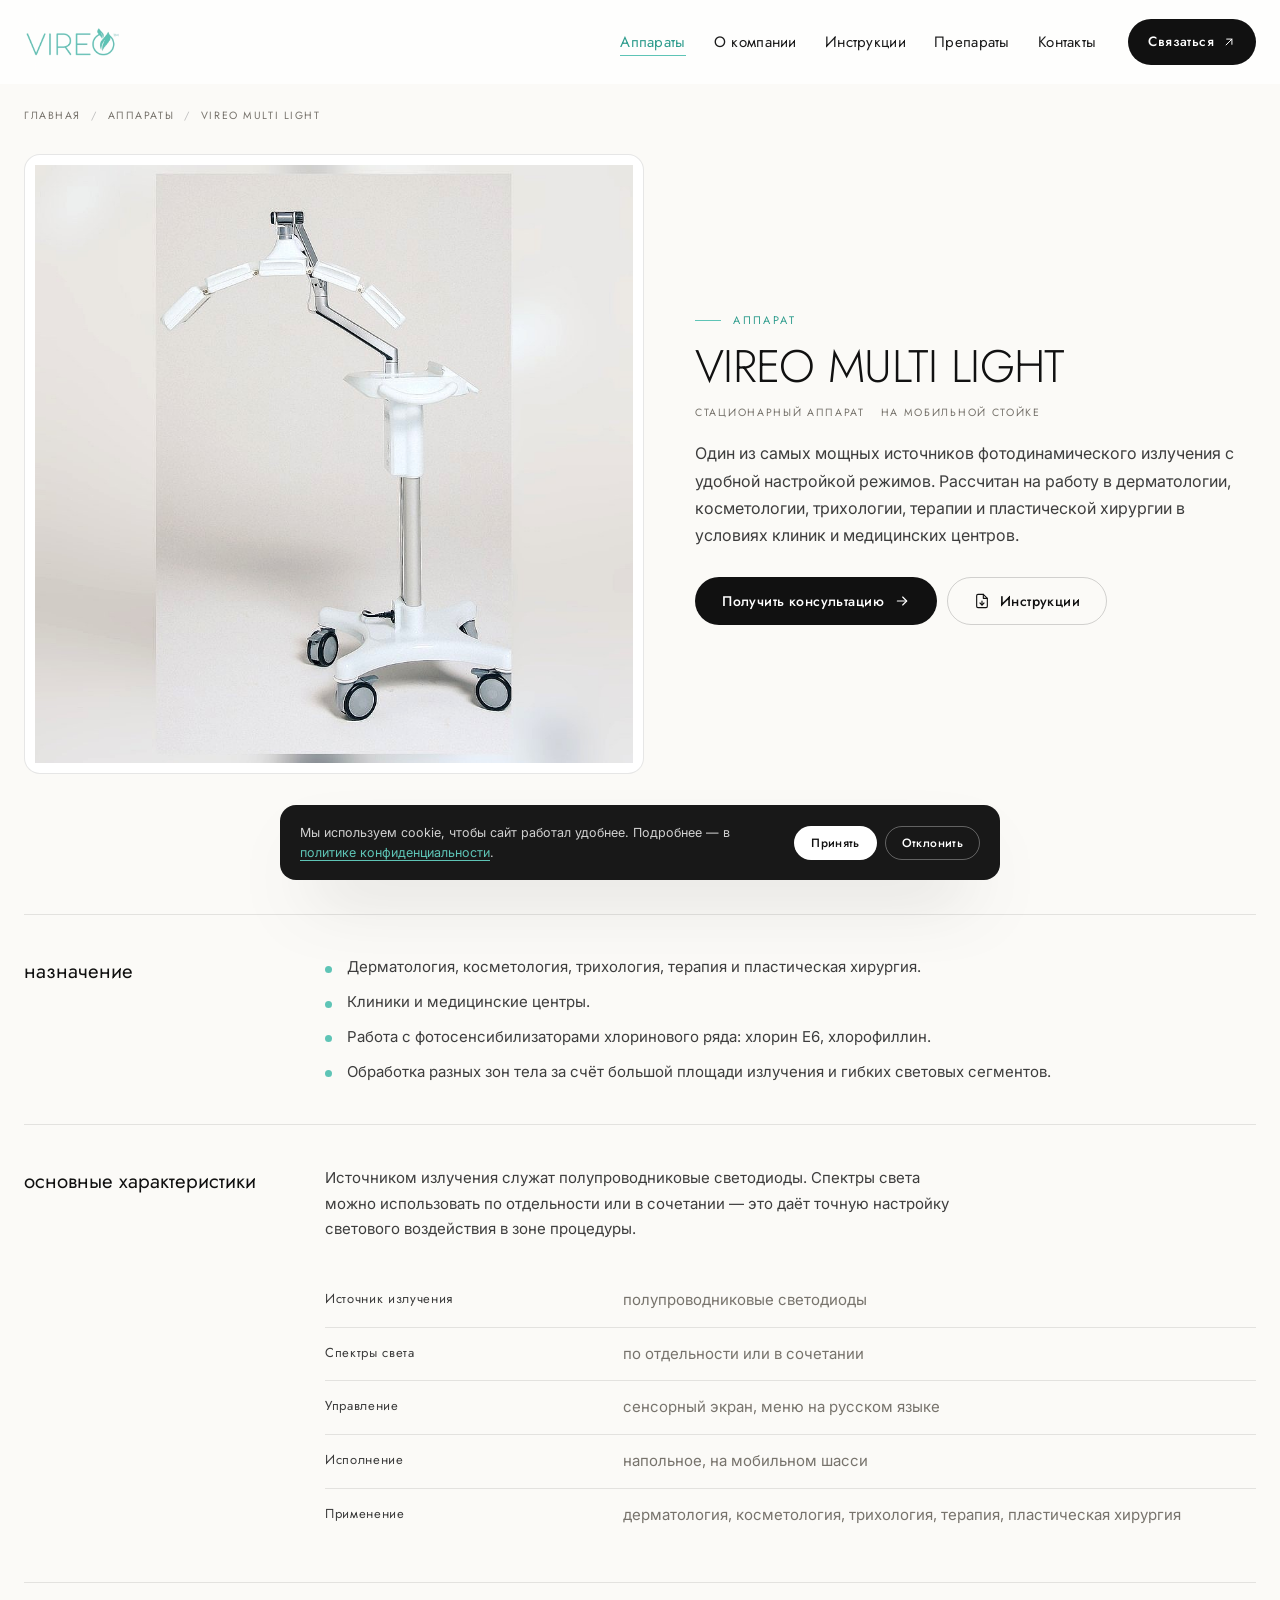
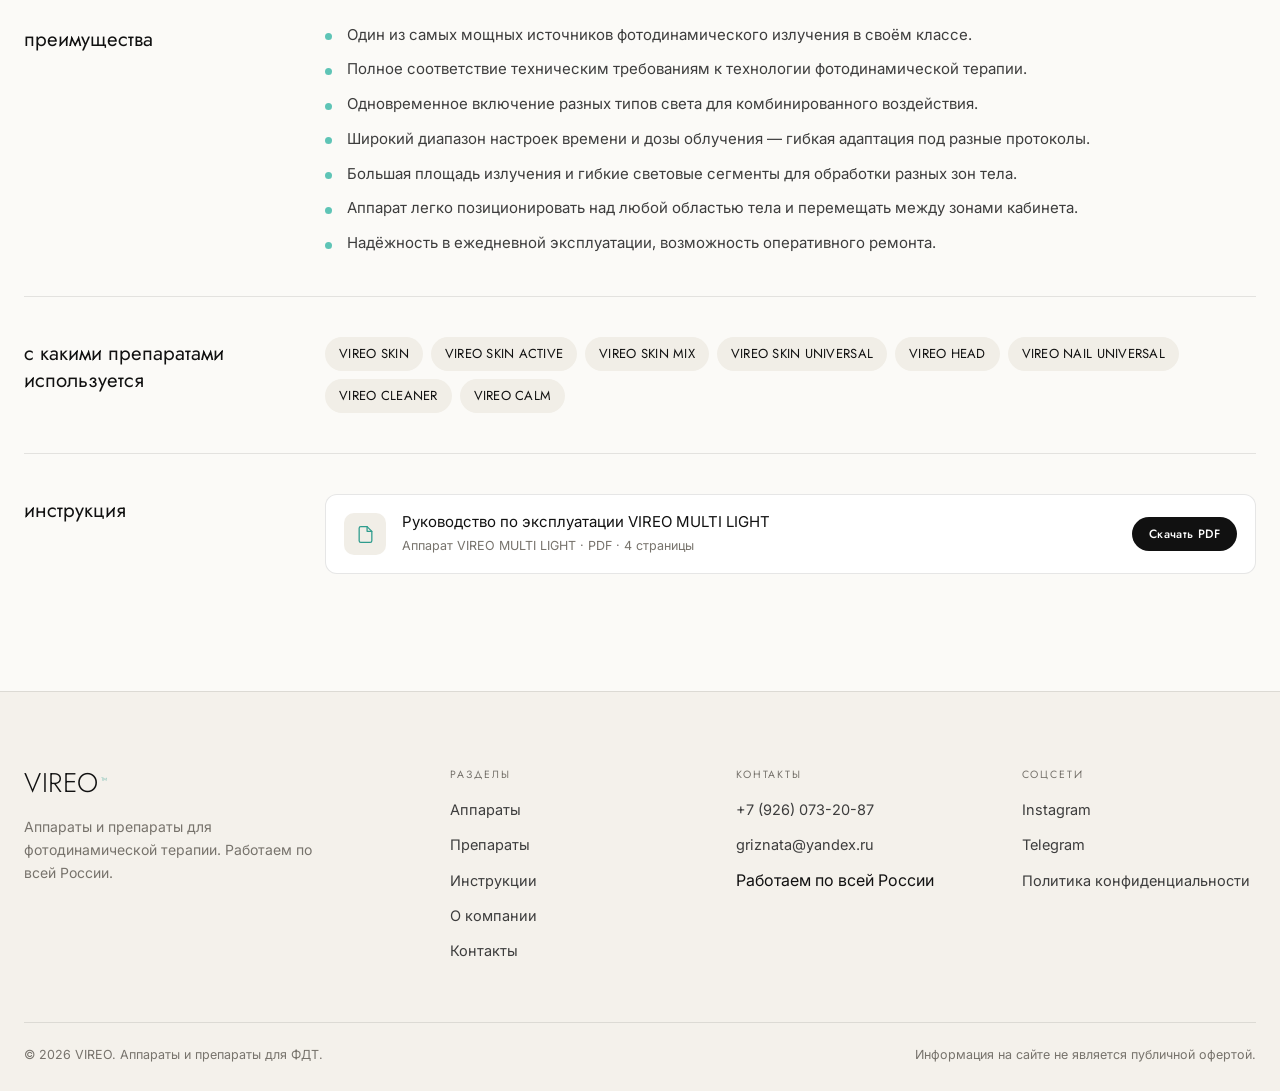
<file: apparat.html>
<!DOCTYPE html>
<html lang="ru">
<head>
  <meta charset="UTF-8">
  <meta name="viewport" content="width=device-width, initial-scale=1">
  <title>VIREO MULTI LIGHT — аппарат для ФДТ</title>
  <meta name="description" content="Флагман линейки VIREO MULTI LIGHT: стационарный аппарат фотодинамической терапии на мобильной стойке, принцип работы, преимущества и применение.">
  <link rel="preconnect" href="https://fonts.googleapis.com">
  <link rel="preconnect" href="https://fonts.gstatic.com" crossorigin>
  <link href="https://fonts.googleapis.com/css2?family=Inter:wght@300;400;500&family=Jost:wght@200;300;400;500&display=swap" rel="stylesheet">
  <link rel="stylesheet" href="css/style.css?v=20261102a">
  <noscript><style>.reveal{opacity:1;transform:none}</style></noscript>
  <link rel="icon" href="img/logo.png">
<!--og-meta-->
  <link rel="canonical" href="https://xn--b1agizi.xn--p1ai/apparat.html">
  <meta name="theme-color" content="#ffffff">
  <meta property="og:type" content="website">
  <meta property="og:site_name" content="VIREO">
  <meta property="og:locale" content="ru_RU">
  <meta property="og:title" content="VIREO MULTI LIGHT — аппарат для ФДТ">
  <meta property="og:description" content="Флагман линейки VIREO MULTI LIGHT: стационарный аппарат фотодинамической терапии на мобильной стойке, принцип работы, преимущества и применение.">
  <meta property="og:url" content="https://xn--b1agizi.xn--p1ai/apparat.html">
  <meta property="og:image" content="https://xn--b1agizi.xn--p1ai/img/og-cover.jpg">
  <meta property="og:image:width" content="1200">
  <meta property="og:image:height" content="630">
  <meta property="og:image:alt" content="VIREO — аппараты и препараты для фотодинамической терапии">
  <meta name="twitter:card" content="summary_large_image">
  <meta name="twitter:title" content="VIREO MULTI LIGHT — аппарат для ФДТ">
  <meta name="twitter:description" content="Флагман линейки VIREO MULTI LIGHT: стационарный аппарат фотодинамической терапии на мобильной стойке, принцип работы, преимущества и применение.">
  <meta name="twitter:image" content="https://xn--b1agizi.xn--p1ai/img/og-cover.jpg">
</head>
<body>

  <div class="cookie" id="cookieBanner" role="dialog" aria-label="Использование cookie">
    <p>Мы используем cookie, чтобы сайт работал удобнее. Подробнее — в <a href="politika.html">политике конфиденциальности</a>.</p>
    <div class="cookie-actions">
      <button class="btn btn--sm btn--light" data-cookie="accept">Принять</button>
      <button class="btn btn--sm btn--outline-light" data-cookie="decline">Отклонить</button>
    </div>
  </div>

  <header class="site-header" id="siteHeader">
    <div class="container header-inner">
      <a class="brand" href="index.html" aria-label="VIREO — на главную"><img src="img/logo.png?v=20261102a" alt="VIREO"></a>
      <nav class="main-nav" id="mainNav" aria-label="Основное меню">
        <a href="apparaty.html" class="is-active">Аппараты</a>
        <a href="o-kompanii.html">О компании</a>
        <a href="instruktsii.html">Инструкции</a>
        <a href="preparaty.html">Препараты</a>
        <a href="kontakty.html">Контакты</a>
      </nav>
      <a class="header-cta" href="kontakty.html">Связаться <svg viewBox="0 0 24 24" fill="none" stroke="currentColor" stroke-width="1.7" stroke-linecap="round" stroke-linejoin="round"><path d="M7 17 17 7"/><path d="M8 7h9v9"/></svg></a>
      <button class="nav-toggle" id="navToggle" aria-label="Открыть меню" aria-expanded="false" aria-controls="mainNav"><span></span><span></span></button>
    </div>
  </header>

  <main>
    <nav class="breadcrumbs" aria-label="Хлебные крошки">
      <div class="container">
        <ol>
          <li><a href="index.html">Главная</a></li>
          <li><a href="apparaty.html">Аппараты</a></li>
          <li aria-current="page">VIREO MULTI LIGHT</li>
        </ol>
      </div>
    </nav>

    <section class="detail-hero">
      <div class="container detail-layout">
        <div class="reveal">
          <div class="gallery-main">
            <img id="galleryMain" src="img/multi-light.jpg?v=20261101b" alt="Аппарат VIREO MULTI LIGHT на мобильной стойке" style="transition:opacity .2s ease">
          </div>
        </div>

        <div class="detail-summary reveal">
          <p class="eyebrow">Аппарат</p>
          <h1 style="margin-top:14px">VIREO MULTI LIGHT</h1>
          <div class="detail-meta">
            <span>Стационарный аппарат</span>
            <span>На мобильной стойке</span>
          </div>
          <p class="detail-lead">
            Один из самых мощных источников фотодинамического излучения с удобной настройкой
            режимов. Рассчитан на работу в дерматологии, косметологии, трихологии, терапии
            и пластической хирургии в условиях клиник и медицинских центров.
          </p>
          <div class="detail-actions">
            <a class="btn btn--dark" href="kontakty.html">Получить консультацию
              <svg viewBox="0 0 24 24" fill="none" stroke="currentColor" stroke-width="1.7" stroke-linecap="round" stroke-linejoin="round"><path d="M5 12h14"/><path d="m13 6 6 6-6 6"/></svg>
            </a>
            <a class="btn btn--ghost" href="instruktsii.html">
              <svg viewBox="0 0 24 24" fill="none" stroke="currentColor" stroke-width="1.7" stroke-linecap="round" stroke-linejoin="round"><path d="M14 2H6a2 2 0 0 0-2 2v16a2 2 0 0 0 2 2h12a2 2 0 0 0 2-2V8Z"/><path d="M14 2v6h6"/><path d="M12 18v-6"/><path d="m9 15 3 3 3-3"/></svg>
              Инструкции
            </a>
          </div>
        </div>
      </div>
    </section>

    <section class="section section--tight">
      <div class="container detail-body">
        <div class="detail-section reveal">
          <h2>назначение</h2>
          <ul class="bullets">
            <li>Дерматология, косметология, трихология, терапия и пластическая хирургия.</li>
            <li>Клиники и медицинские центры.</li>
            <li>Работа с фотосенсибилизаторами хлоринового ряда: хлорин E6, хлорофиллин.</li>
            <li>Обработка разных зон тела за счёт большой площади излучения и гибких световых сегментов.</li>
          </ul>
        </div>

        <div class="detail-section reveal">
          <h2>основные характеристики</h2>
          <p style="color:var(--ink-2);font-size:15px;line-height:1.7;max-width:640px;margin-bottom:18px">
            Источником излучения служат полупроводниковые светодиоды. Спектры света можно
            использовать по отдельности или в сочетании — это даёт точную настройку светового
            воздействия в зоне процедуры.
          </p>
          <table class="spec-table">
            <tr><th>Источник излучения</th><td>полупроводниковые светодиоды</td></tr>
            <tr><th>Спектры света</th><td>по отдельности или в сочетании</td></tr>
            <tr><th>Управление</th><td>сенсорный экран, меню на русском языке</td></tr>
            <tr><th>Исполнение</th><td>напольное, на мобильном шасси</td></tr>
            <tr><th>Применение</th><td>дерматология, косметология, трихология, терапия, пластическая хирургия</td></tr>
          </table>
        </div>

        <div class="detail-section reveal">
          <h2>преимущества</h2>
          <ul class="bullets">
            <li>Один из самых мощных источников фотодинамического излучения в своём классе.</li>
            <li>Полное соответствие техническим требованиям к технологии фотодинамической терапии.</li>
            <li>Одновременное включение разных типов света для комбинированного воздействия.</li>
            <li>Широкий диапазон настроек времени и дозы облучения — гибкая адаптация под разные протоколы.</li>
            <li>Большая площадь излучения и гибкие световые сегменты для обработки разных зон тела.</li>
            <li>Аппарат легко позиционировать над любой областью тела и перемещать между зонами кабинета.</li>
            <li>Надёжность в ежедневной эксплуатации, возможность оперативного ремонта.</li>
          </ul>
        </div>

        <div class="detail-section reveal">
          <h2>с какими препаратами используется</h2>
          <div class="chips">
            <a class="chip-link" href="preparaty.html">VIREO SKIN</a>
            <a class="chip-link" href="preparaty.html">VIREO SKIN ACTIVE</a>
            <a class="chip-link" href="preparaty.html">VIREO SKIN MIX</a>
            <a class="chip-link" href="preparaty.html">VIREO SKIN UNIVERSAL</a>
            <a class="chip-link" href="preparaty.html">VIREO HEAD</a>
            <a class="chip-link" href="preparaty.html">VIREO NAIL UNIVERSAL</a>
            <a class="chip-link" href="preparaty.html">VIREO CLEANER</a>
            <a class="chip-link" href="preparaty.html">VIREO CALM</a>
          </div>
        </div>

        <div class="detail-section reveal">
          <h2>инструкция</h2>
          <div class="doc-card">
            <span class="doc-icon"><svg viewBox="0 0 24 24" fill="none" stroke="currentColor" stroke-width="1.6" stroke-linecap="round" stroke-linejoin="round"><path d="M14 2H6a2 2 0 0 0-2 2v16a2 2 0 0 0 2 2h12a2 2 0 0 0 2-2V8Z"/><path d="M14 2v6h6"/></svg></span>
            <div class="doc-info">
              <div class="doc-name">Руководство по эксплуатации VIREO MULTI LIGHT</div>
              <div class="doc-meta">Аппарат VIREO MULTI LIGHT · PDF · 4 страницы</div>
            </div>
            <a class="btn btn--sm btn--dark" href="files/vireo-multi-light.pdf" download>Скачать PDF</a>
          </div>
        </div>
      </div>
    </section>
  </main>

  <footer class="site-footer">
    <div class="container footer-top">
      <div class="footer-brand">
        <a class="footer-wordmark" href="index.html">VIREO<sup>™</sup></a>
        <p>Аппараты и препараты для фотодинамической терапии. Работаем по всей России.</p>
      </div>
      <div class="footer-col">
        <h4>Разделы</h4>
        <ul>
          <li><a href="apparaty.html">Аппараты</a></li>
          <li><a href="preparaty.html">Препараты</a></li>
          <li><a href="instruktsii.html">Инструкции</a></li>
          <li><a href="o-kompanii.html">О компании</a></li>
          <li><a href="kontakty.html">Контакты</a></li>
        </ul>
      </div>
      <div class="footer-col">
        <h4>Контакты</h4>
        <ul>
          <li><a href="tel:+79260732087">+7 (926) 073-20-87</a></li>
          <li><a href="mailto:griznata@yandex.ru">griznata@yandex.ru</a></li>
          <li>Работаем по всей России</li>
        </ul>
      </div>
      <div class="footer-col">
        <h4>Соцсети</h4>
        <ul>
          <li><a href="https://www.instagram.com/fdt_vireo" target="_blank" rel="noopener noreferrer">Instagram</a></li>
          <li><a href="https://t.me/+DcnB9CETJRs0MjUy" target="_blank" rel="noopener noreferrer">Telegram</a></li>
          <li><a href="politika.html">Политика конфиденциальности</a></li>
        </ul>
      </div>
    </div>
    <div class="container footer-bottom">
      <span>© 2026 VIREO. Аппараты и препараты для ФДТ.</span>
      <span>Информация на сайте не является публичной офертой.</span>
    </div>
  </footer>

  <script src="js/main.js?v=20261101c"></script>
</body>
</html>
</file>
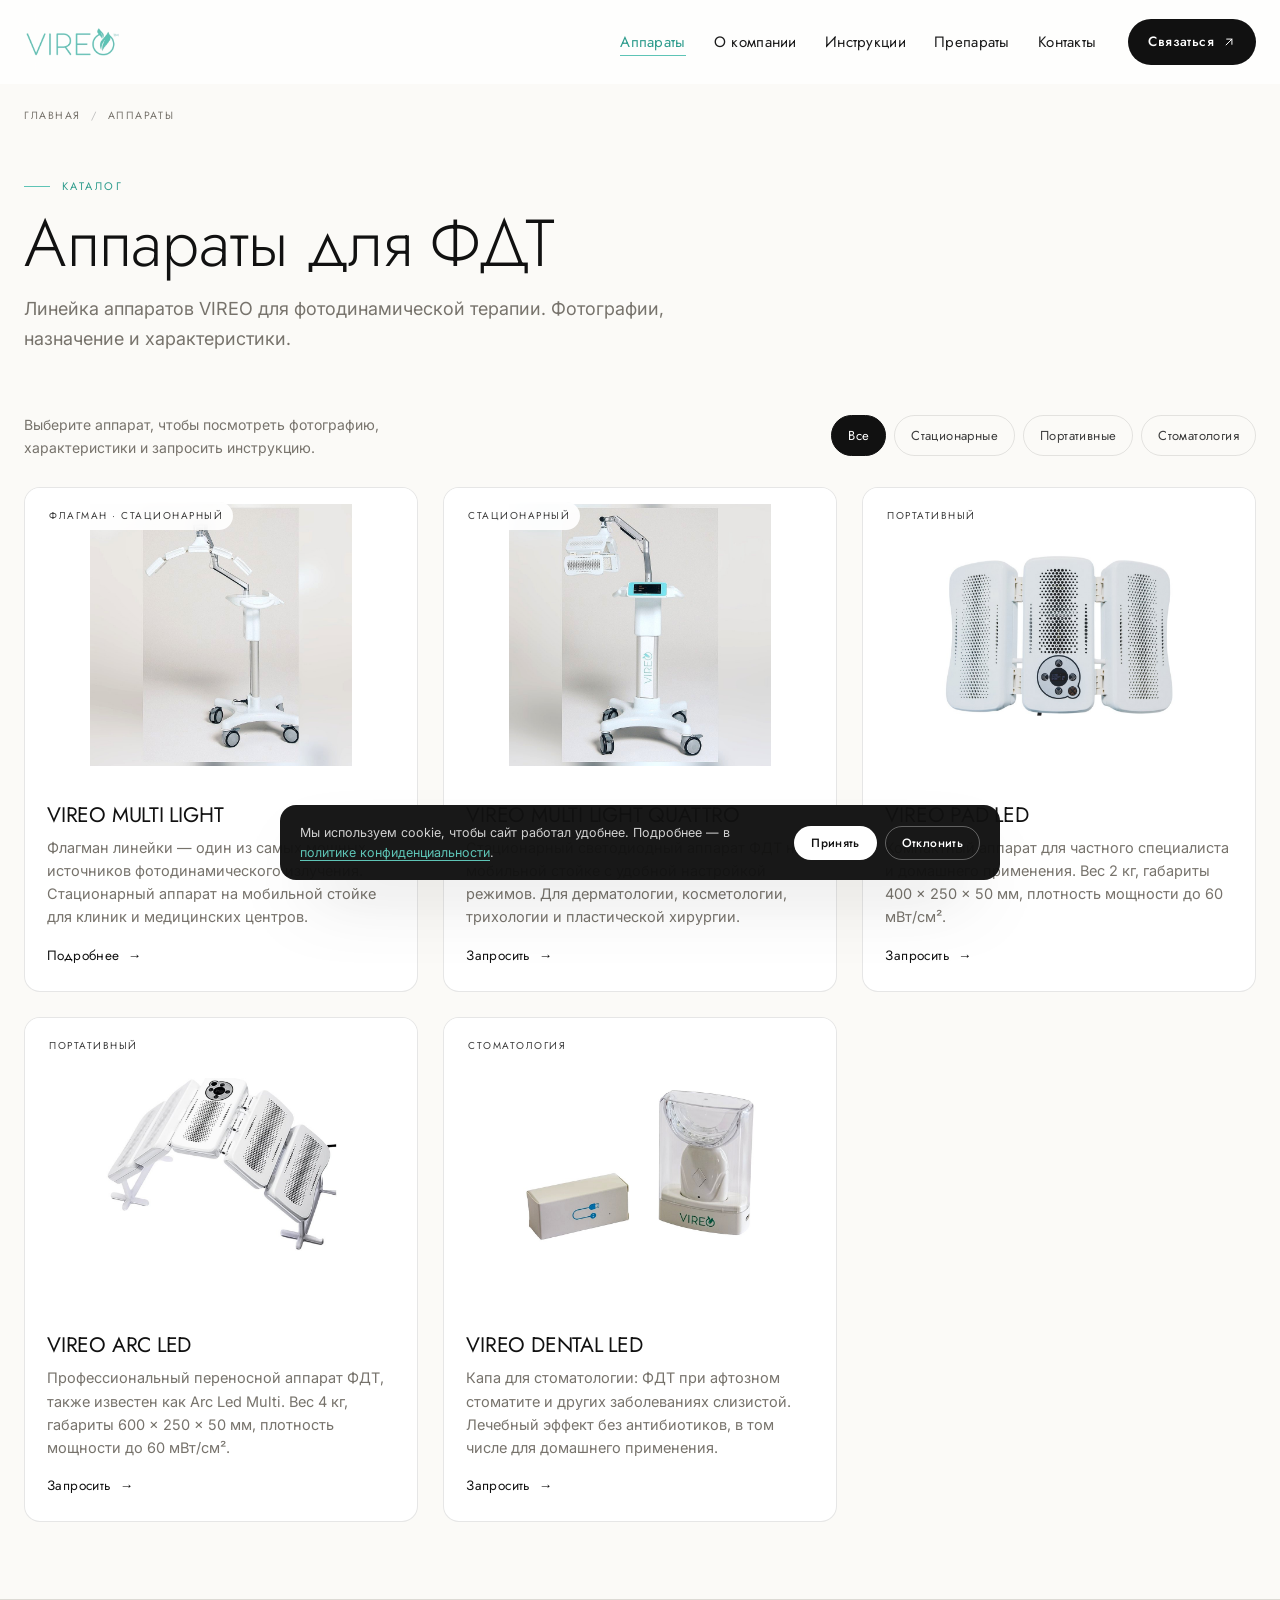
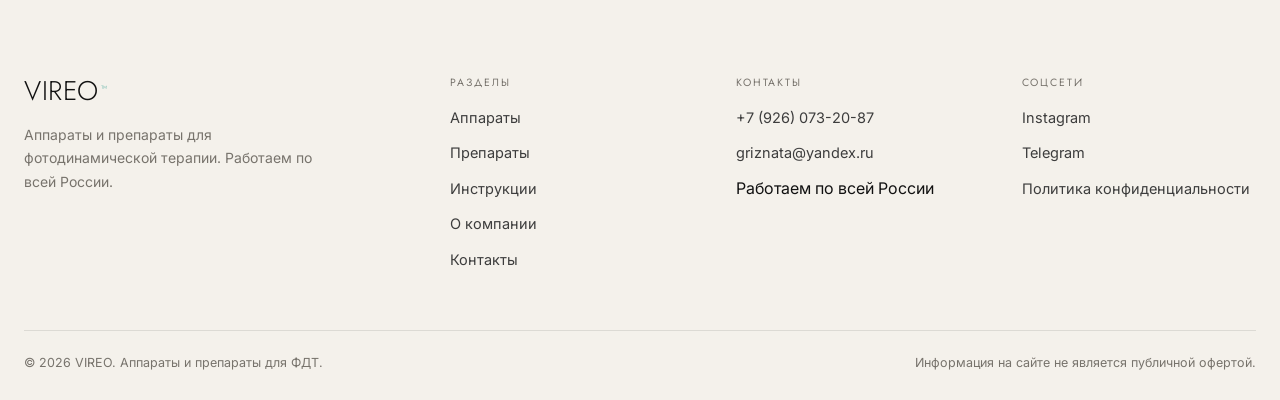
<file: apparaty.html>
<!DOCTYPE html>
<html lang="ru">
<head>
  <meta charset="UTF-8">
  <meta name="viewport" content="width=device-width, initial-scale=1">
  <title>Аппараты для ФДТ — VIREO</title>
  <meta name="description" content="Линейка аппаратов VIREO для фотодинамической терапии: фото, описание и характеристики. Работаем по всей России.">
  <link rel="preconnect" href="https://fonts.googleapis.com">
  <link rel="preconnect" href="https://fonts.gstatic.com" crossorigin>
  <link href="https://fonts.googleapis.com/css2?family=Inter:wght@300;400;500&family=Jost:wght@200;300;400;500&display=swap" rel="stylesheet">
  <link rel="stylesheet" href="css/style.css?v=20261102a">
  <noscript><style>.reveal{opacity:1;transform:none}</style></noscript>
  <link rel="icon" href="img/logo.png">
<!--og-meta-->
  <link rel="canonical" href="https://xn--b1agizi.xn--p1ai/apparaty.html">
  <meta name="theme-color" content="#ffffff">
  <meta property="og:type" content="website">
  <meta property="og:site_name" content="VIREO">
  <meta property="og:locale" content="ru_RU">
  <meta property="og:title" content="Аппараты для ФДТ — VIREO">
  <meta property="og:description" content="Линейка аппаратов VIREO для фотодинамической терапии: фото, описание и характеристики. Работаем по всей России.">
  <meta property="og:url" content="https://xn--b1agizi.xn--p1ai/apparaty.html">
  <meta property="og:image" content="https://xn--b1agizi.xn--p1ai/img/og-cover.jpg">
  <meta property="og:image:width" content="1200">
  <meta property="og:image:height" content="630">
  <meta property="og:image:alt" content="VIREO — аппараты и препараты для фотодинамической терапии">
  <meta name="twitter:card" content="summary_large_image">
  <meta name="twitter:title" content="Аппараты для ФДТ — VIREO">
  <meta name="twitter:description" content="Линейка аппаратов VIREO для фотодинамической терапии: фото, описание и характеристики. Работаем по всей России.">
  <meta name="twitter:image" content="https://xn--b1agizi.xn--p1ai/img/og-cover.jpg">
</head>
<body>

  <div class="cookie" id="cookieBanner" role="dialog" aria-label="Использование cookie">
    <p>Мы используем cookie, чтобы сайт работал удобнее. Подробнее — в <a href="politika.html">политике конфиденциальности</a>.</p>
    <div class="cookie-actions">
      <button class="btn btn--sm btn--light" data-cookie="accept">Принять</button>
      <button class="btn btn--sm btn--outline-light" data-cookie="decline">Отклонить</button>
    </div>
  </div>

  <header class="site-header" id="siteHeader">
    <div class="container header-inner">
      <a class="brand" href="index.html" aria-label="VIREO — на главную"><img src="img/logo.png?v=20261102a" alt="VIREO"></a>
      <nav class="main-nav" id="mainNav" aria-label="Основное меню">
        <a href="apparaty.html" class="is-active">Аппараты</a>
        <a href="o-kompanii.html">О компании</a>
        <a href="instruktsii.html">Инструкции</a>
        <a href="preparaty.html">Препараты</a>
        <a href="kontakty.html">Контакты</a>
      </nav>
      <a class="header-cta" href="kontakty.html">Связаться <svg viewBox="0 0 24 24" fill="none" stroke="currentColor" stroke-width="1.7" stroke-linecap="round" stroke-linejoin="round"><path d="M7 17 17 7"/><path d="M8 7h9v9"/></svg></a>
      <button class="nav-toggle" id="navToggle" aria-label="Открыть меню" aria-expanded="false" aria-controls="mainNav"><span></span><span></span></button>
    </div>
  </header>

  <main>
    <nav class="breadcrumbs" aria-label="Хлебные крошки">
      <div class="container">
        <ol>
          <li><a href="index.html">Главная</a></li>
          <li aria-current="page">Аппараты</li>
        </ol>
      </div>
    </nav>

    <section class="page-head">
      <div class="container">
        <p class="eyebrow reveal">Каталог</p>
        <h1 class="reveal">Аппараты для ФДТ</h1>
        <p class="lead reveal">Линейка аппаратов VIREO для фотодинамической терапии. Фотографии, назначение и характеристики.</p>
      </div>
    </section>

    <section class="section section--tight">
      <div class="container">
        <div class="catalog-bar reveal">
          <p class="catalog-note">Выберите аппарат, чтобы посмотреть фотографию, характеристики и запросить инструкцию.</p>
          <div class="filters">
            <button class="filter is-active" data-filter="all">Все</button>
            <button class="filter" data-filter="stationary">Стационарные</button>
            <button class="filter" data-filter="portable">Портативные</button>
            <button class="filter" data-filter="dental">Стоматология</button>
          </div>
        </div>

        <div class="cards-grid">
          <article class="product-card reveal" data-category="stationary">
            <a class="product-media" href="apparat.html">
              <img src="img/multi-light.jpg?v=20261101b" alt="Аппарат VIREO MULTI LIGHT на мобильной стойке" loading="lazy">
              <span class="product-tag">Флагман · стационарный</span>
            </a>
            <div class="product-body">
              <h3><a href="apparat.html">VIREO MULTI LIGHT</a></h3>
              <p>Флагман линейки — один из самых мощных источников фотодинамического излучения. Стационарный аппарат на мобильной стойке для клиник и медицинских центров.</p>
              <a class="card-link" href="apparat.html">Подробнее <span aria-hidden="true">→</span></a>
            </div>
          </article>

          <article class="product-card reveal" data-category="stationary">
            <div class="product-media">
              <img src="img/multi-light-quattro.jpg?v=20261101b" alt="Аппарат VIREO MULTI LIGHT QUATTRO на мобильной стойке" loading="lazy">
              <span class="product-tag">Стационарный</span>
            </div>
            <div class="product-body">
              <h3>VIREO MULTI LIGHT QUATTRO</h3>
              <p>Стационарный светодиодный аппарат ФДТ на мобильной стойке с удобной настройкой режимов. Для дерматологии, косметологии, трихологии и пластической хирургии.</p>
              <a class="card-link" href="kontakty.html">Запросить <span aria-hidden="true">→</span></a>
            </div>
          </article>

          <article class="product-card reveal" data-category="portable">
            <div class="product-media">
              <img src="img/pad-led.jpg?v=20261101b" alt="Аппарат VIREO PAD LED с тремя световыми секциями" loading="lazy">
              <span class="product-tag">Портативный</span>
            </div>
            <div class="product-body">
              <h3>VIREO PAD LED</h3>
              <p>Компактный аппарат для частного специалиста и домашнего применения. Вес 2 кг, габариты 400 × 250 × 50 мм, плотность мощности до 60 мВт/см².</p>
              <a class="card-link" href="kontakty.html">Запросить <span aria-hidden="true">→</span></a>
            </div>
          </article>

          <article class="product-card reveal" data-category="portable">
            <div class="product-media">
              <img src="img/arc-led.jpg?v=20261101b" alt="Аппарат VIREO ARC LED (Arc Led Multi)" loading="lazy">
              <span class="product-tag">Портативный</span>
            </div>
            <div class="product-body">
              <h3>VIREO ARC LED</h3>
              <p>Профессиональный переносной аппарат ФДТ, также известен как Arc Led Multi. Вес 4 кг, габариты 600 × 250 × 50 мм, плотность мощности до 60 мВт/см².</p>
              <a class="card-link" href="kontakty.html">Запросить <span aria-hidden="true">→</span></a>
            </div>
          </article>

          <article class="product-card reveal" data-category="dental">
            <div class="product-media">
              <img src="img/dental-led.jpg?v=20261101b" alt="Капа VIREO DENTAL LED" loading="lazy">
              <span class="product-tag">Стоматология</span>
            </div>
            <div class="product-body">
              <h3>VIREO DENTAL LED</h3>
              <p>Капа для стоматологии: ФДТ при афтозном стоматите и других заболеваниях слизистой. Лечебный эффект без антибиотиков, в том числе для домашнего применения.</p>
              <a class="card-link" href="kontakty.html">Запросить <span aria-hidden="true">→</span></a>
            </div>
          </article>
        </div>
      </div>
    </section>
  </main>

  <footer class="site-footer">
    <div class="container footer-top">
      <div class="footer-brand">
        <a class="footer-wordmark" href="index.html">VIREO<sup>™</sup></a>
        <p>Аппараты и препараты для фотодинамической терапии. Работаем по всей России.</p>
      </div>
      <div class="footer-col">
        <h4>Разделы</h4>
        <ul>
          <li><a href="apparaty.html">Аппараты</a></li>
          <li><a href="preparaty.html">Препараты</a></li>
          <li><a href="instruktsii.html">Инструкции</a></li>
          <li><a href="o-kompanii.html">О компании</a></li>
          <li><a href="kontakty.html">Контакты</a></li>
        </ul>
      </div>
      <div class="footer-col">
        <h4>Контакты</h4>
        <ul>
          <li><a href="tel:+79260732087">+7 (926) 073-20-87</a></li>
          <li><a href="mailto:griznata@yandex.ru">griznata@yandex.ru</a></li>
          <li>Работаем по всей России</li>
        </ul>
      </div>
      <div class="footer-col">
        <h4>Соцсети</h4>
        <ul>
          <li><a href="https://www.instagram.com/fdt_vireo" target="_blank" rel="noopener noreferrer">Instagram</a></li>
          <li><a href="https://t.me/+DcnB9CETJRs0MjUy" target="_blank" rel="noopener noreferrer">Telegram</a></li>
          <li><a href="politika.html">Политика конфиденциальности</a></li>
        </ul>
      </div>
    </div>
    <div class="container footer-bottom">
      <span>© 2026 VIREO. Аппараты и препараты для ФДТ.</span>
      <span>Информация на сайте не является публичной офертой.</span>
    </div>
  </footer>

  <script src="js/main.js?v=20261101c"></script>
</body>
</html>
</file>
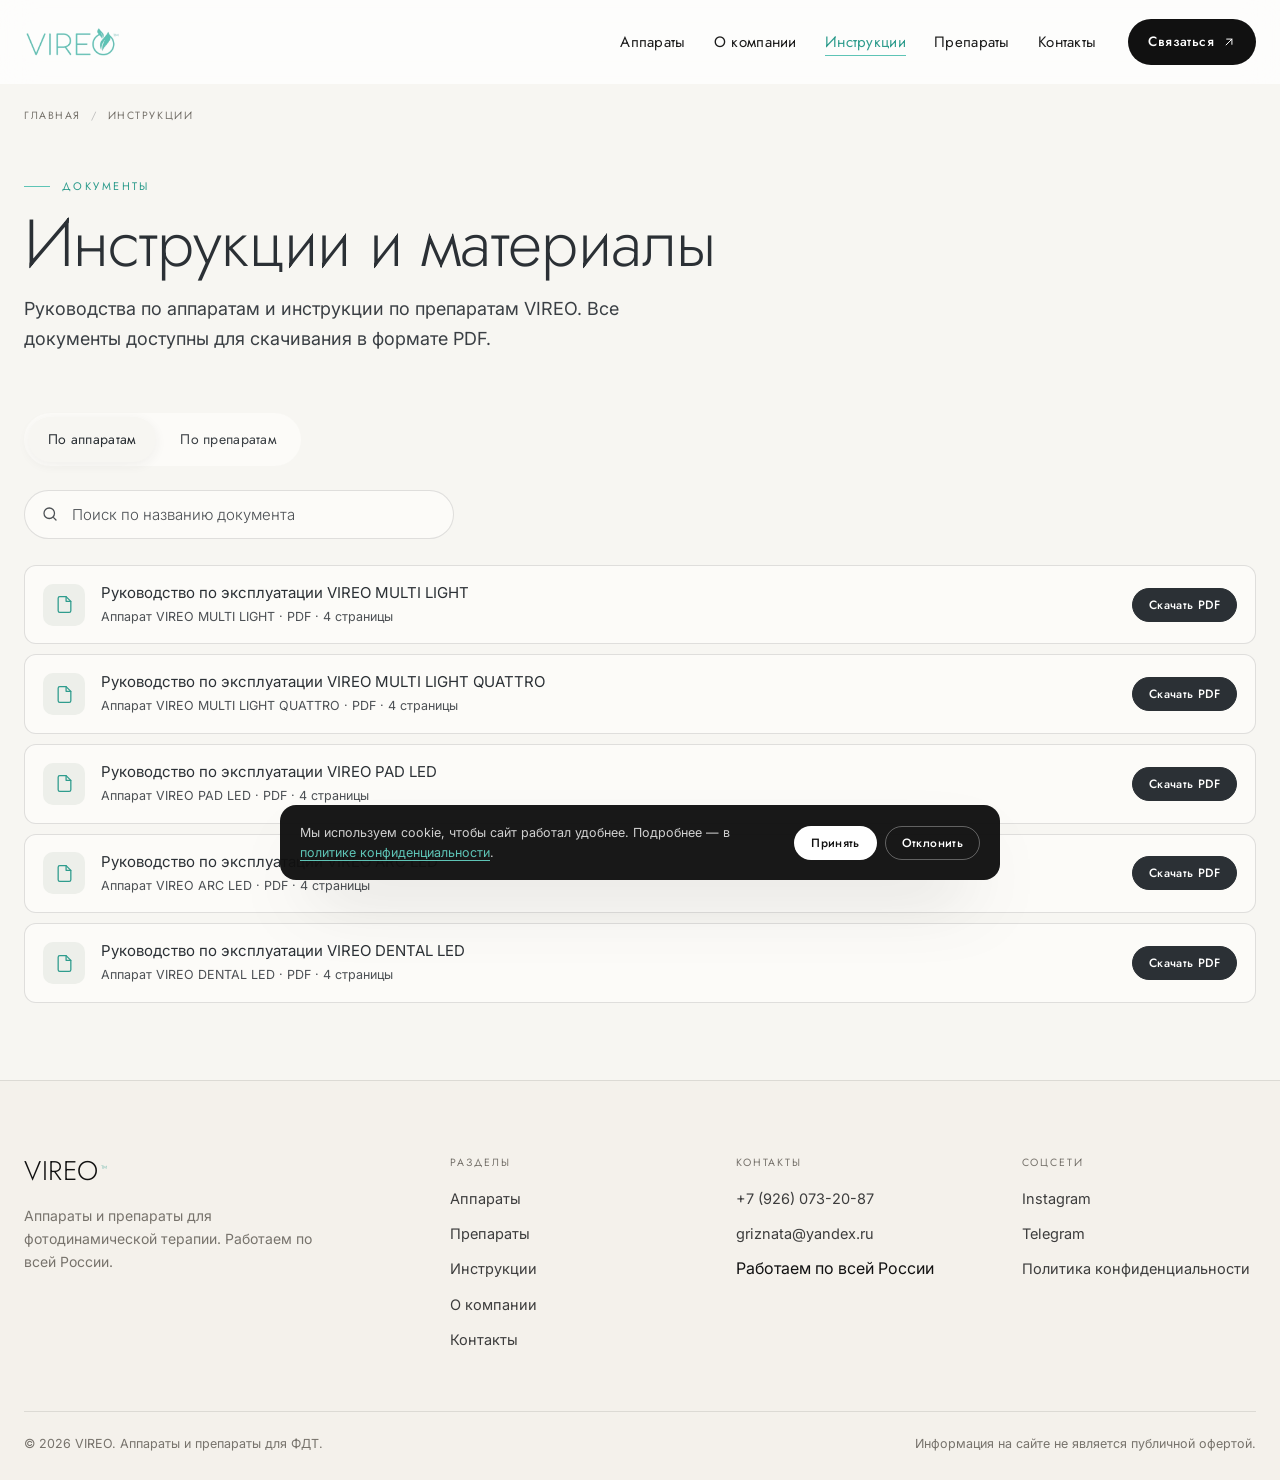
<file: instruktsii.html>
<!DOCTYPE html>
<html lang="ru">
<head>
  <meta charset="UTF-8">
  <meta name="viewport" content="width=device-width, initial-scale=1">
  <title>Инструкции — VIREO</title>
  <meta name="description" content="Инструкции по аппаратам и препаратам VIREO в формате PDF. Поиск по названию и скачивание документов. Работаем по всей России.">
  <link rel="preconnect" href="https://fonts.googleapis.com">
  <link rel="preconnect" href="https://fonts.gstatic.com" crossorigin>
  <link href="https://fonts.googleapis.com/css2?family=Inter:wght@300;400;500&family=Jost:wght@200;300;400;500&display=swap" rel="stylesheet">
  <link rel="stylesheet" href="css/style.css?v=20261102a">
  <noscript><style>.reveal{opacity:1;transform:none}</style></noscript>
  <link rel="icon" href="img/logo.png">
<!--og-meta-->
  <link rel="canonical" href="https://xn--b1agizi.xn--p1ai/instruktsii.html">
  <meta name="theme-color" content="#ffffff">
  <meta property="og:type" content="website">
  <meta property="og:site_name" content="VIREO">
  <meta property="og:locale" content="ru_RU">
  <meta property="og:title" content="Инструкции — VIREO">
  <meta property="og:description" content="Инструкции по аппаратам и препаратам VIREO в формате PDF. Поиск по названию и скачивание документов. Работаем по всей России.">
  <meta property="og:url" content="https://xn--b1agizi.xn--p1ai/instruktsii.html">
  <meta property="og:image" content="https://xn--b1agizi.xn--p1ai/img/og-cover.jpg">
  <meta property="og:image:width" content="1200">
  <meta property="og:image:height" content="630">
  <meta property="og:image:alt" content="VIREO — аппараты и препараты для фотодинамической терапии">
  <meta name="twitter:card" content="summary_large_image">
  <meta name="twitter:title" content="Инструкции — VIREO">
  <meta name="twitter:description" content="Инструкции по аппаратам и препаратам VIREO в формате PDF. Поиск по названию и скачивание документов. Работаем по всей России.">
  <meta name="twitter:image" content="https://xn--b1agizi.xn--p1ai/img/og-cover.jpg">
</head>
<body>

  <div class="cookie" id="cookieBanner" role="dialog" aria-label="Использование cookie">
    <p>Мы используем cookie, чтобы сайт работал удобнее. Подробнее — в <a href="politika.html">политике конфиденциальности</a>.</p>
    <div class="cookie-actions">
      <button class="btn btn--sm btn--light" data-cookie="accept">Принять</button>
      <button class="btn btn--sm btn--outline-light" data-cookie="decline">Отклонить</button>
    </div>
  </div>

  <header class="site-header" id="siteHeader">
    <div class="container header-inner">
      <a class="brand" href="index.html" aria-label="VIREO — на главную"><img src="img/logo.png?v=20261102a" alt="VIREO"></a>
      <nav class="main-nav" id="mainNav" aria-label="Основное меню">
        <a href="apparaty.html">Аппараты</a>
        <a href="o-kompanii.html">О компании</a>
        <a href="instruktsii.html" class="is-active">Инструкции</a>
        <a href="preparaty.html">Препараты</a>
        <a href="kontakty.html">Контакты</a>
      </nav>
      <a class="header-cta" href="kontakty.html">Связаться <svg viewBox="0 0 24 24" fill="none" stroke="currentColor" stroke-width="1.7" stroke-linecap="round" stroke-linejoin="round"><path d="M7 17 17 7"/><path d="M8 7h9v9"/></svg></a>
      <button class="nav-toggle" id="navToggle" aria-label="Открыть меню" aria-expanded="false" aria-controls="mainNav"><span></span><span></span></button>
    </div>
  </header>

  <main class="docs-page">
    <nav class="breadcrumbs" aria-label="Хлебные крошки">
      <div class="container">
        <ol>
          <li><a href="index.html">Главная</a></li>
          <li aria-current="page">Инструкции</li>
        </ol>
      </div>
    </nav>

    <section class="page-head">
      <div class="container">
        <p class="eyebrow reveal">Документы</p>
        <h1 class="reveal">Инструкции и материалы</h1>
        <p class="lead reveal">Руководства по аппаратам и инструкции по препаратам VIREO. Все документы доступны для скачивания в формате PDF.</p>
      </div>
    </section>

    <section class="section section--tight">
      <div class="container">
        <div class="segmented reveal" role="tablist" aria-label="Разделы инструкций">
          <button class="is-active" data-tab="apparatus" role="tab" aria-selected="true">По аппаратам</button>
          <button data-tab="drugs" role="tab" aria-selected="false">По препаратам</button>
        </div>

        <div class="search reveal">
          <svg viewBox="0 0 24 24" fill="none" stroke="currentColor" stroke-width="1.7" stroke-linecap="round" stroke-linejoin="round"><circle cx="11" cy="11" r="7"/><path d="m20 20-3.2-3.2"/></svg>
          <input type="search" id="docSearch" placeholder="Поиск по названию документа" aria-label="Поиск по документам">
        </div>

        <div data-panel="apparatus">
          <div class="doc-list">
            <div class="doc-card reveal">
              <span class="doc-icon"><svg viewBox="0 0 24 24" fill="none" stroke="currentColor" stroke-width="1.6" stroke-linecap="round" stroke-linejoin="round"><path d="M14 2H6a2 2 0 0 0-2 2v16a2 2 0 0 0 2 2h12a2 2 0 0 0 2-2V8Z"/><path d="M14 2v6h6"/></svg></span>
              <div class="doc-info">
                <div class="doc-name">Руководство по эксплуатации VIREO MULTI LIGHT</div>
                <div class="doc-meta">Аппарат VIREO MULTI LIGHT · PDF · 4 страницы</div>
              </div>
              <a class="btn btn--sm btn--dark" href="files/vireo-multi-light.pdf" download>Скачать PDF</a>
            </div>
            <div class="doc-card reveal">
              <span class="doc-icon"><svg viewBox="0 0 24 24" fill="none" stroke="currentColor" stroke-width="1.6" stroke-linecap="round" stroke-linejoin="round"><path d="M14 2H6a2 2 0 0 0-2 2v16a2 2 0 0 0 2 2h12a2 2 0 0 0 2-2V8Z"/><path d="M14 2v6h6"/></svg></span>
              <div class="doc-info">
                <div class="doc-name">Руководство по эксплуатации VIREO MULTI LIGHT QUATTRO</div>
                <div class="doc-meta">Аппарат VIREO MULTI LIGHT QUATTRO · PDF · 4 страницы</div>
              </div>
              <a class="btn btn--sm btn--dark" href="files/vireo-multi-light-quattro.pdf" download>Скачать PDF</a>
            </div>
            <div class="doc-card reveal">
              <span class="doc-icon"><svg viewBox="0 0 24 24" fill="none" stroke="currentColor" stroke-width="1.6" stroke-linecap="round" stroke-linejoin="round"><path d="M14 2H6a2 2 0 0 0-2 2v16a2 2 0 0 0 2 2h12a2 2 0 0 0 2-2V8Z"/><path d="M14 2v6h6"/></svg></span>
              <div class="doc-info">
                <div class="doc-name">Руководство по эксплуатации VIREO PAD LED</div>
                <div class="doc-meta">Аппарат VIREO PAD LED · PDF · 4 страницы</div>
              </div>
              <a class="btn btn--sm btn--dark" href="files/vireo-pad-led.pdf" download>Скачать PDF</a>
            </div>
            <div class="doc-card reveal">
              <span class="doc-icon"><svg viewBox="0 0 24 24" fill="none" stroke="currentColor" stroke-width="1.6" stroke-linecap="round" stroke-linejoin="round"><path d="M14 2H6a2 2 0 0 0-2 2v16a2 2 0 0 0 2 2h12a2 2 0 0 0 2-2V8Z"/><path d="M14 2v6h6"/></svg></span>
              <div class="doc-info">
                <div class="doc-name">Руководство по эксплуатации VIREO ARC LED</div>
                <div class="doc-meta">Аппарат VIREO ARC LED · PDF · 4 страницы</div>
              </div>
              <a class="btn btn--sm btn--dark" href="files/vireo-arc-led.pdf" download>Скачать PDF</a>
            </div>
            <div class="doc-card reveal">
              <span class="doc-icon"><svg viewBox="0 0 24 24" fill="none" stroke="currentColor" stroke-width="1.6" stroke-linecap="round" stroke-linejoin="round"><path d="M14 2H6a2 2 0 0 0-2 2v16a2 2 0 0 0 2 2h12a2 2 0 0 0 2-2V8Z"/><path d="M14 2v6h6"/></svg></span>
              <div class="doc-info">
                <div class="doc-name">Руководство по эксплуатации VIREO DENTAL LED</div>
                <div class="doc-meta">Аппарат VIREO DENTAL LED · PDF · 4 страницы</div>
              </div>
              <a class="btn btn--sm btn--dark" href="files/vireo-dental-led.pdf" download>Скачать PDF</a>
            </div>
          </div>
          <p class="no-results">Документы по вашему запросу не найдены</p>
        </div>

        <div data-panel="drugs" hidden>
          <div class="doc-list">
            <div class="doc-card reveal">
              <span class="doc-icon"><svg viewBox="0 0 24 24" fill="none" stroke="currentColor" stroke-width="1.6" stroke-linecap="round" stroke-linejoin="round"><path d="M14 2H6a2 2 0 0 0-2 2v16a2 2 0 0 0 2 2h12a2 2 0 0 0 2-2V8Z"/><path d="M14 2v6h6"/></svg></span>
              <div class="doc-info">
                <div class="doc-name">Инструкция по применению VIREO SKIN</div>
                <div class="doc-meta">Препарат VIREO SKIN · PDF · 4 страницы</div>
              </div>
              <a class="btn btn--sm btn--dark" href="files/vireo-skin.pdf" download>Скачать PDF</a>
            </div>
            <div class="doc-card reveal">
              <span class="doc-icon"><svg viewBox="0 0 24 24" fill="none" stroke="currentColor" stroke-width="1.6" stroke-linecap="round" stroke-linejoin="round"><path d="M14 2H6a2 2 0 0 0-2 2v16a2 2 0 0 0 2 2h12a2 2 0 0 0 2-2V8Z"/><path d="M14 2v6h6"/></svg></span>
              <div class="doc-info">
                <div class="doc-name">Инструкция по применению VIREO SKIN ACTIVE</div>
                <div class="doc-meta">Препарат VIREO SKIN ACTIVE · PDF · 4 страницы</div>
              </div>
              <a class="btn btn--sm btn--dark" href="files/vireo-skin-active.pdf" download>Скачать PDF</a>
            </div>
            <div class="doc-card reveal">
              <span class="doc-icon"><svg viewBox="0 0 24 24" fill="none" stroke="currentColor" stroke-width="1.6" stroke-linecap="round" stroke-linejoin="round"><path d="M14 2H6a2 2 0 0 0-2 2v16a2 2 0 0 0 2 2h12a2 2 0 0 0 2-2V8Z"/><path d="M14 2v6h6"/></svg></span>
              <div class="doc-info">
                <div class="doc-name">Инструкция по применению VIREO SKIN MIX</div>
                <div class="doc-meta">Препарат VIREO SKIN MIX · PDF · 4 страницы</div>
              </div>
              <a class="btn btn--sm btn--dark" href="files/vireo-skin-mix.pdf" download>Скачать PDF</a>
            </div>
            <div class="doc-card reveal">
              <span class="doc-icon"><svg viewBox="0 0 24 24" fill="none" stroke="currentColor" stroke-width="1.6" stroke-linecap="round" stroke-linejoin="round"><path d="M14 2H6a2 2 0 0 0-2 2v16a2 2 0 0 0 2 2h12a2 2 0 0 0 2-2V8Z"/><path d="M14 2v6h6"/></svg></span>
              <div class="doc-info">
                <div class="doc-name">Инструкция по применению VIREO SKIN UNIVERSAL</div>
                <div class="doc-meta">Препарат VIREO SKIN UNIVERSAL · PDF · 4 страницы</div>
              </div>
              <a class="btn btn--sm btn--dark" href="files/vireo-skin-universal.pdf" download>Скачать PDF</a>
            </div>
            <div class="doc-card reveal">
              <span class="doc-icon"><svg viewBox="0 0 24 24" fill="none" stroke="currentColor" stroke-width="1.6" stroke-linecap="round" stroke-linejoin="round"><path d="M14 2H6a2 2 0 0 0-2 2v16a2 2 0 0 0 2 2h12a2 2 0 0 0 2-2V8Z"/><path d="M14 2v6h6"/></svg></span>
              <div class="doc-info">
                <div class="doc-name">Инструкция по применению VIREO HEAD</div>
                <div class="doc-meta">Препарат VIREO HEAD · PDF · 4 страницы</div>
              </div>
              <a class="btn btn--sm btn--dark" href="files/vireo-head.pdf" download>Скачать PDF</a>
            </div>
            <div class="doc-card reveal">
              <span class="doc-icon"><svg viewBox="0 0 24 24" fill="none" stroke="currentColor" stroke-width="1.6" stroke-linecap="round" stroke-linejoin="round"><path d="M14 2H6a2 2 0 0 0-2 2v16a2 2 0 0 0 2 2h12a2 2 0 0 0 2-2V8Z"/><path d="M14 2v6h6"/></svg></span>
              <div class="doc-info">
                <div class="doc-name">Инструкция по применению VIREO NAIL UNIVERSAL</div>
                <div class="doc-meta">Препарат VIREO NAIL UNIVERSAL · PDF · 4 страницы</div>
              </div>
              <a class="btn btn--sm btn--dark" href="files/vireo-nail-universal.pdf" download>Скачать PDF</a>
            </div>
            <div class="doc-card reveal">
              <span class="doc-icon"><svg viewBox="0 0 24 24" fill="none" stroke="currentColor" stroke-width="1.6" stroke-linecap="round" stroke-linejoin="round"><path d="M14 2H6a2 2 0 0 0-2 2v16a2 2 0 0 0 2 2h12a2 2 0 0 0 2-2V8Z"/><path d="M14 2v6h6"/></svg></span>
              <div class="doc-info">
                <div class="doc-name">Инструкция по применению VIREO CLEANER</div>
                <div class="doc-meta">Препарат VIREO CLEANER · PDF · 4 страницы</div>
              </div>
              <a class="btn btn--sm btn--dark" href="files/vireo-cleaner.pdf" download>Скачать PDF</a>
            </div>
            <div class="doc-card reveal">
              <span class="doc-icon"><svg viewBox="0 0 24 24" fill="none" stroke="currentColor" stroke-width="1.6" stroke-linecap="round" stroke-linejoin="round"><path d="M14 2H6a2 2 0 0 0-2 2v16a2 2 0 0 0 2 2h12a2 2 0 0 0 2-2V8Z"/><path d="M14 2v6h6"/></svg></span>
              <div class="doc-info">
                <div class="doc-name">Инструкция по применению VIREO CALM</div>
                <div class="doc-meta">Препарат VIREO CALM · PDF · 4 страницы</div>
              </div>
              <a class="btn btn--sm btn--dark" href="files/vireo-calm.pdf" download>Скачать PDF</a>
            </div>
          </div>
          <p class="no-results">Документы по вашему запросу не найдены</p>
        </div>
      </div>
    </section>
  </main>

  <footer class="site-footer">
    <div class="container footer-top">
      <div class="footer-brand">
        <a class="footer-wordmark" href="index.html">VIREO<sup>™</sup></a>
        <p>Аппараты и препараты для фотодинамической терапии. Работаем по всей России.</p>
      </div>
      <div class="footer-col">
        <h4>Разделы</h4>
        <ul>
          <li><a href="apparaty.html">Аппараты</a></li>
          <li><a href="preparaty.html">Препараты</a></li>
          <li><a href="instruktsii.html">Инструкции</a></li>
          <li><a href="o-kompanii.html">О компании</a></li>
          <li><a href="kontakty.html">Контакты</a></li>
        </ul>
      </div>
      <div class="footer-col">
        <h4>Контакты</h4>
        <ul>
          <li><a href="tel:+79260732087">+7 (926) 073-20-87</a></li>
          <li><a href="mailto:griznata@yandex.ru">griznata@yandex.ru</a></li>
          <li>Работаем по всей России</li>
        </ul>
      </div>
      <div class="footer-col">
        <h4>Соцсети</h4>
        <ul>
          <li><a href="https://www.instagram.com/fdt_vireo" target="_blank" rel="noopener noreferrer">Instagram</a></li>
          <li><a href="https://t.me/+DcnB9CETJRs0MjUy" target="_blank" rel="noopener noreferrer">Telegram</a></li>
          <li><a href="politika.html">Политика конфиденциальности</a></li>
        </ul>
      </div>
    </div>
    <div class="container footer-bottom">
      <span>© 2026 VIREO. Аппараты и препараты для ФДТ.</span>
      <span>Информация на сайте не является публичной офертой.</span>
    </div>
  </footer>

  <script src="js/main.js?v=20261101c"></script>
</body>
</html>
</file>
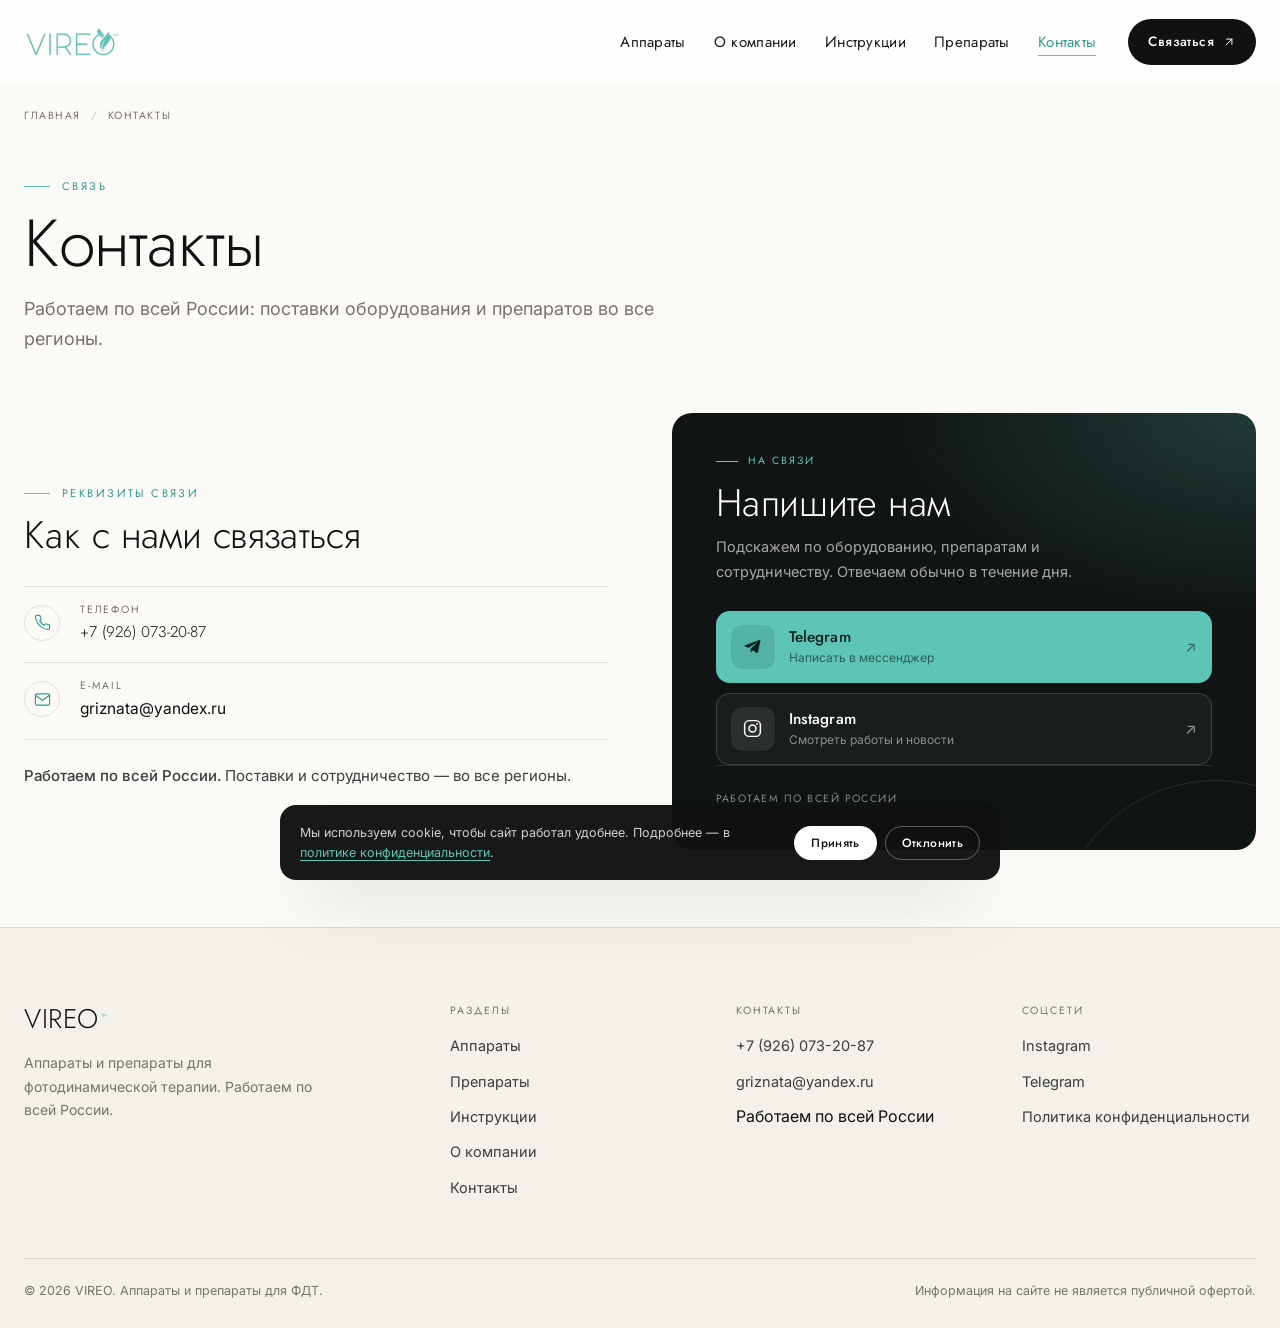
<file: kontakty.html>
<!DOCTYPE html>
<html lang="ru">
<head>
  <meta charset="UTF-8">
  <meta name="viewport" content="width=device-width, initial-scale=1">
  <title>Контакты — VIREO</title>
  <meta name="description" content="Контакты VIREO: телефон, e-mail и соцсети. Работаем по всей России.">
  <link rel="preconnect" href="https://fonts.googleapis.com">
  <link rel="preconnect" href="https://fonts.gstatic.com" crossorigin>
  <link href="https://fonts.googleapis.com/css2?family=Inter:wght@300;400;500&family=Jost:wght@200;300;400;500&display=swap" rel="stylesheet">
  <link rel="stylesheet" href="css/style.css?v=20261102a">
  <noscript><style>.reveal{opacity:1;transform:none}</style></noscript>
  <link rel="icon" href="img/logo.png">
<!--og-meta-->
  <link rel="canonical" href="https://xn--b1agizi.xn--p1ai/kontakty.html">
  <meta name="theme-color" content="#ffffff">
  <meta property="og:type" content="website">
  <meta property="og:site_name" content="VIREO">
  <meta property="og:locale" content="ru_RU">
  <meta property="og:title" content="Контакты — VIREO">
  <meta property="og:description" content="Контакты VIREO: телефон, e-mail и соцсети. Работаем по всей России.">
  <meta property="og:url" content="https://xn--b1agizi.xn--p1ai/kontakty.html">
  <meta property="og:image" content="https://xn--b1agizi.xn--p1ai/img/og-cover.jpg">
  <meta property="og:image:width" content="1200">
  <meta property="og:image:height" content="630">
  <meta property="og:image:alt" content="VIREO — аппараты и препараты для фотодинамической терапии">
  <meta name="twitter:card" content="summary_large_image">
  <meta name="twitter:title" content="Контакты — VIREO">
  <meta name="twitter:description" content="Контакты VIREO: телефон, e-mail и соцсети. Работаем по всей России.">
  <meta name="twitter:image" content="https://xn--b1agizi.xn--p1ai/img/og-cover.jpg">
</head>
<body>

  <div class="cookie" id="cookieBanner" role="dialog" aria-label="Использование cookie">
    <p>Мы используем cookie, чтобы сайт работал удобнее. Подробнее — в <a href="politika.html">политике конфиденциальности</a>.</p>
    <div class="cookie-actions">
      <button class="btn btn--sm btn--light" data-cookie="accept">Принять</button>
      <button class="btn btn--sm btn--outline-light" data-cookie="decline">Отклонить</button>
    </div>
  </div>

  <header class="site-header" id="siteHeader">
    <div class="container header-inner">
      <a class="brand" href="index.html" aria-label="VIREO — на главную"><img src="img/logo.png?v=20261102a" alt="VIREO"></a>
      <nav class="main-nav" id="mainNav" aria-label="Основное меню">
        <a href="apparaty.html">Аппараты</a>
        <a href="o-kompanii.html">О компании</a>
        <a href="instruktsii.html">Инструкции</a>
        <a href="preparaty.html">Препараты</a>
        <a href="kontakty.html" class="is-active">Контакты</a>
      </nav>
      <a class="header-cta" href="kontakty.html">Связаться <svg viewBox="0 0 24 24" fill="none" stroke="currentColor" stroke-width="1.7" stroke-linecap="round" stroke-linejoin="round"><path d="M7 17 17 7"/><path d="M8 7h9v9"/></svg></a>
      <button class="nav-toggle" id="navToggle" aria-label="Открыть меню" aria-expanded="false" aria-controls="mainNav"><span></span><span></span></button>
    </div>
  </header>

  <main>
    <nav class="breadcrumbs" aria-label="Хлебные крошки">
      <div class="container">
        <ol>
          <li><a href="index.html">Главная</a></li>
          <li aria-current="page">Контакты</li>
        </ol>
      </div>
    </nav>

    <section class="page-head">
      <div class="container">
        <p class="eyebrow reveal">Связь</p>
        <h1 class="reveal">Контакты</h1>
        <p class="lead reveal">Работаем по всей России: поставки оборудования и препаратов во все регионы.</p>
      </div>
    </section>

    <section class="section section--tight">
      <div class="container contacts-layout">
        <div>
          <p class="eyebrow reveal">Реквизиты связи</p>
          <h2 class="reveal" style="margin-top:14px;font-size:clamp(1.7rem,3.2vw,2.4rem)">Как с нами связаться</h2>

          <dl class="info-list">
            <div class="info-row reveal">
              <span class="info-icon"><svg viewBox="0 0 24 24" fill="none" stroke="currentColor" stroke-width="1.6" stroke-linecap="round" stroke-linejoin="round"><path d="M22 16.92v3a2 2 0 0 1-2.18 2 19.79 19.79 0 0 1-8.63-3.07 19.5 19.5 0 0 1-6-6A19.79 19.79 0 0 1 2.12 4.18 2 2 0 0 1 4.11 2h3a2 2 0 0 1 2 1.72c.12.9.33 1.78.62 2.63a2 2 0 0 1-.45 2.11L8 9.73a16 16 0 0 0 6 6l1.27-1.27a2 2 0 0 1 2.11-.45c.85.29 1.73.5 2.63.62A2 2 0 0 1 22 16.92z"/></svg></span>
              <div>
                <dt>Телефон</dt>
                <dd class="contact-big"><a href="tel:+79260732087">+7 (926) 073-20-87</a></dd>
              </div>
            </div>
            <div class="info-row reveal">
              <span class="info-icon"><svg viewBox="0 0 24 24" fill="none" stroke="currentColor" stroke-width="1.6" stroke-linecap="round" stroke-linejoin="round"><path d="M4 4h16a2 2 0 0 1 2 2v12a2 2 0 0 1-2 2H4a2 2 0 0 1-2-2V6a2 2 0 0 1 2-2z"/><path d="m22 6-10 7L2 6"/></svg></span>
              <div>
                <dt>E-mail</dt>
                <dd><a href="mailto:griznata@yandex.ru">griznata@yandex.ru</a></dd>
              </div>
            </div>
          </dl>

          <p class="reveal" style="margin-top:24px;color:var(--ink-2);font-size:15px">
            <strong style="font-weight:500">Работаем по всей России.</strong> Поставки и сотрудничество — во все регионы.
          </p>
        </div>

        <div class="contact-cta reveal">
          <p class="contact-cta__eyebrow">На связи</p>
          <h3>Напишите нам</h3>
          <p>Подскажем по оборудованию, препаратам и сотрудничеству. Отвечаем обычно в течение дня.</p>

          <div class="contact-cta__actions">
            <a class="social-btn social-btn--tg" href="https://t.me/+DcnB9CETJRs0MjUy" target="_blank" rel="noopener noreferrer">
              <span class="social-btn__icon">
                <svg viewBox="0 0 24 24" fill="currentColor" aria-hidden="true"><path d="M9.78 18.65l.28-4.23 7.68-6.92c.34-.31-.07-.46-.52-.19L7.74 13.3 3.64 12c-.88-.25-.89-.86.2-1.3l15.97-6.16c.73-.33 1.43.18 1.15 1.3l-2.72 12.81c-.19.91-.74 1.13-1.5.71L12.6 16.3l-1.99 1.93c-.23.23-.42.42-.83.42z"/></svg>
              </span>
              <span class="social-btn__text"><b>Telegram</b><small>Написать в мессенджер</small></span>
              <span class="social-btn__arrow" aria-hidden="true">↗</span>
            </a>
            <a class="social-btn social-btn--ig" href="https://www.instagram.com/fdt_vireo" target="_blank" rel="noopener noreferrer">
              <span class="social-btn__icon">
                <svg viewBox="0 0 24 24" fill="none" stroke="currentColor" stroke-width="1.7" aria-hidden="true"><rect x="3" y="3" width="18" height="18" rx="5"/><circle cx="12" cy="12" r="4"/><circle cx="17.2" cy="6.8" r="1" fill="currentColor" stroke="none"/></svg>
              </span>
              <span class="social-btn__text"><b>Instagram</b><small>Смотреть работы и новости</small></span>
              <span class="social-btn__arrow" aria-hidden="true">↗</span>
            </a>
          </div>

          <div class="contact-cta__foot">
            <span>Работаем по всей России</span>
          </div>
        </div>
      </div>
    </section>
  </main>

  <footer class="site-footer">
    <div class="container footer-top">
      <div class="footer-brand">
        <a class="footer-wordmark" href="index.html">VIREO<sup>™</sup></a>
        <p>Аппараты и препараты для фотодинамической терапии. Работаем по всей России.</p>
      </div>
      <div class="footer-col">
        <h4>Разделы</h4>
        <ul>
          <li><a href="apparaty.html">Аппараты</a></li>
          <li><a href="preparaty.html">Препараты</a></li>
          <li><a href="instruktsii.html">Инструкции</a></li>
          <li><a href="o-kompanii.html">О компании</a></li>
          <li><a href="kontakty.html">Контакты</a></li>
        </ul>
      </div>
      <div class="footer-col">
        <h4>Контакты</h4>
        <ul>
          <li><a href="tel:+79260732087">+7 (926) 073-20-87</a></li>
          <li><a href="mailto:griznata@yandex.ru">griznata@yandex.ru</a></li>
          <li>Работаем по всей России</li>
        </ul>
      </div>
      <div class="footer-col">
        <h4>Соцсети</h4>
        <ul>
          <li><a href="https://www.instagram.com/fdt_vireo" target="_blank" rel="noopener noreferrer">Instagram</a></li>
          <li><a href="https://t.me/+DcnB9CETJRs0MjUy" target="_blank" rel="noopener noreferrer">Telegram</a></li>
          <li><a href="politika.html">Политика конфиденциальности</a></li>
        </ul>
      </div>
    </div>
    <div class="container footer-bottom">
      <span>© 2026 VIREO. Аппараты и препараты для ФДТ.</span>
      <span>Информация на сайте не является публичной офертой.</span>
    </div>
  </footer>

  <script src="js/main.js?v=20261101c"></script>
</body>
</html>
</file>
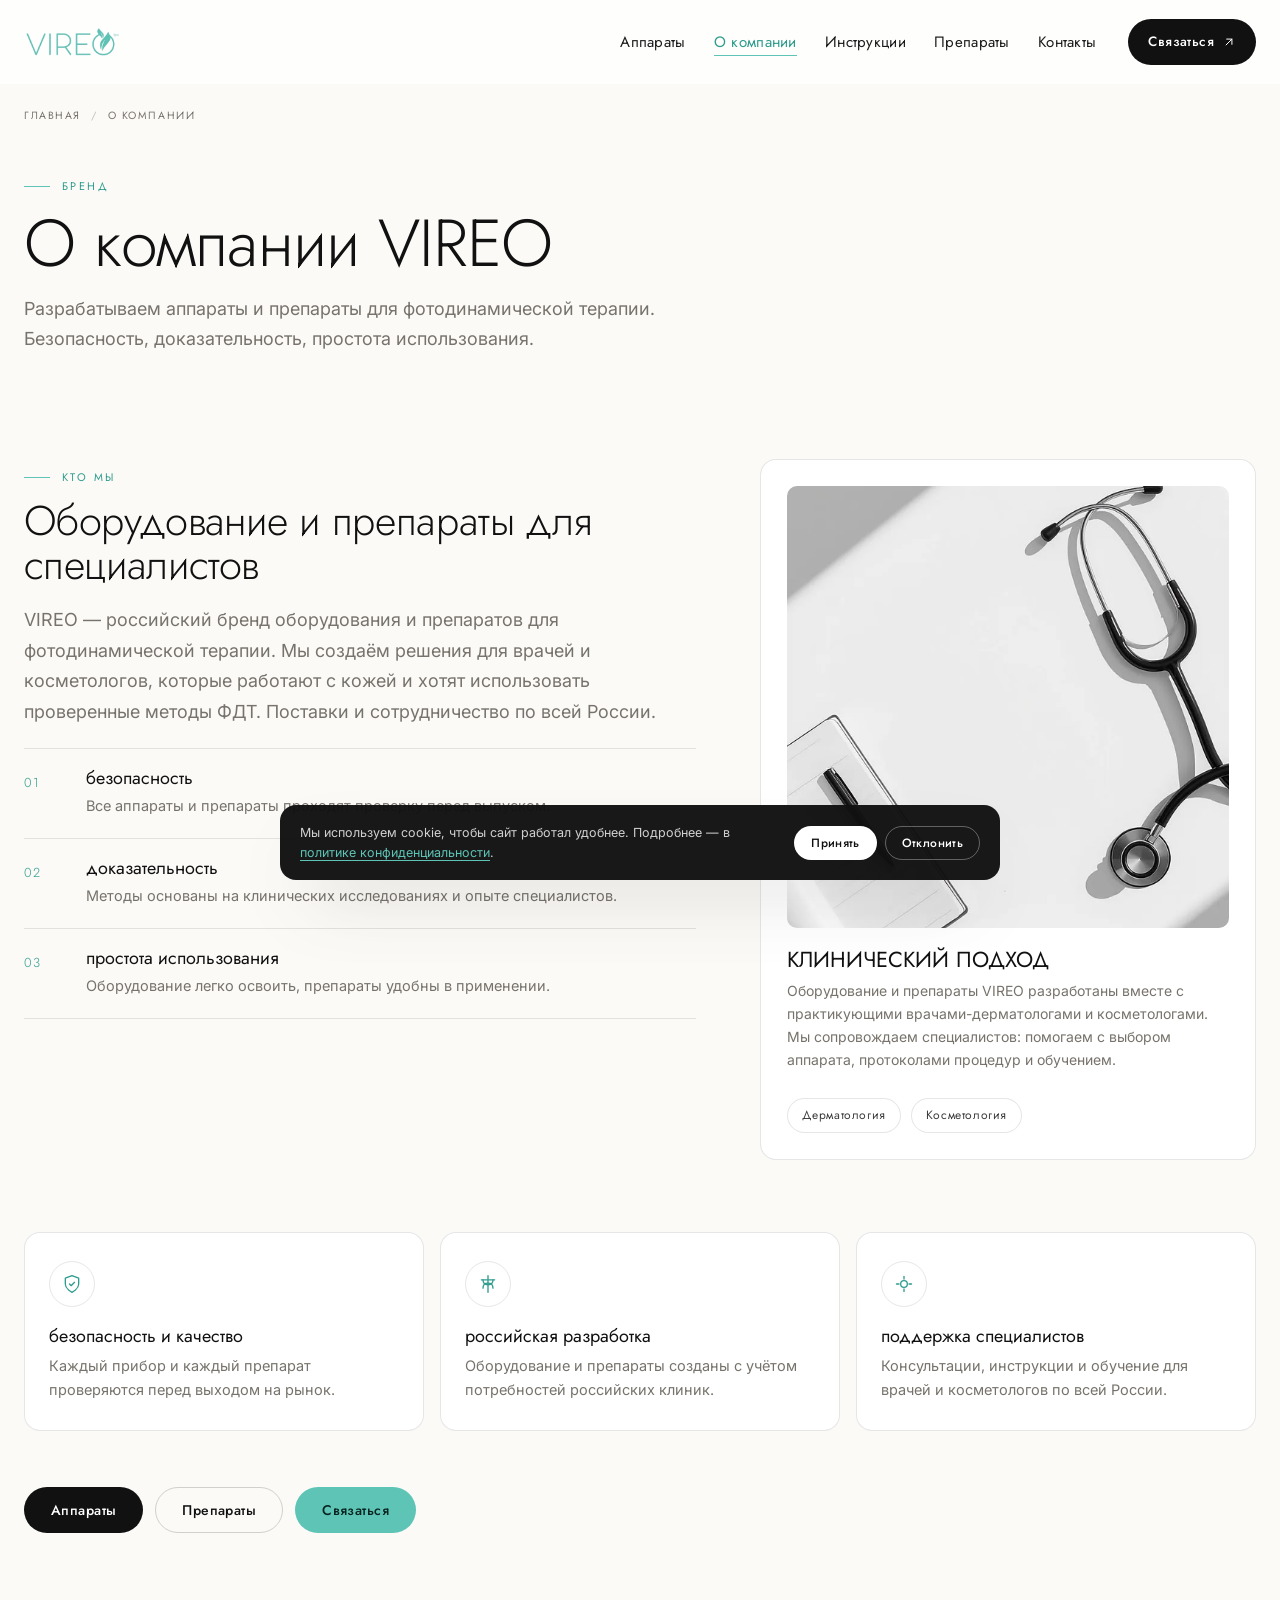
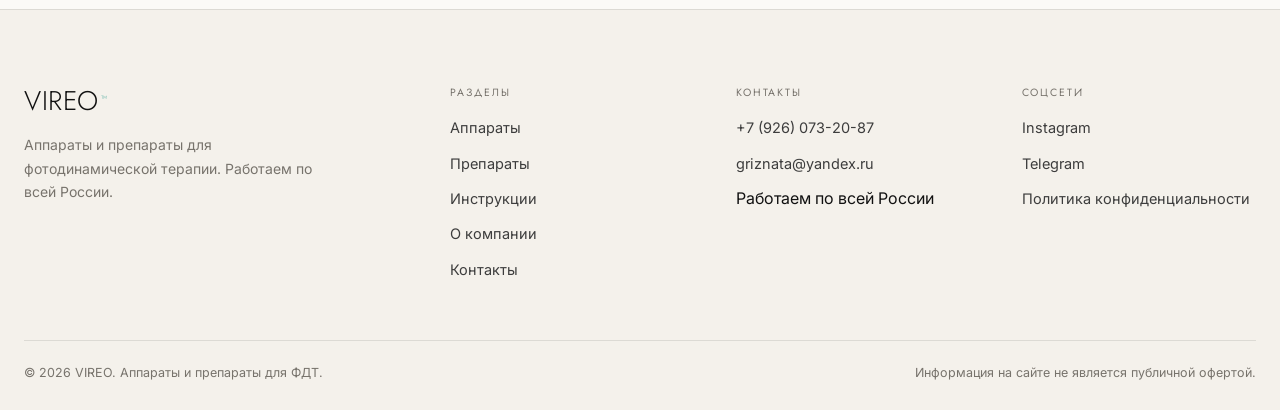
<file: o-kompanii.html>
<!DOCTYPE html>
<html lang="ru">
<head>
  <meta charset="UTF-8">
  <meta name="viewport" content="width=device-width, initial-scale=1">
  <title>О компании VIREO</title>
  <meta name="description" content="О компании VIREO: аппараты и препараты для фотодинамической терапии. Наш подход, безопасность и работа со специалистами. Работаем по всей России.">
  <link rel="preconnect" href="https://fonts.googleapis.com">
  <link rel="preconnect" href="https://fonts.gstatic.com" crossorigin>
  <link href="https://fonts.googleapis.com/css2?family=Inter:wght@300;400;500&family=Jost:wght@200;300;400;500&display=swap" rel="stylesheet">
  <link rel="stylesheet" href="css/style.css?v=20261102a">
  <noscript><style>.reveal{opacity:1;transform:none}</style></noscript>
  <link rel="icon" href="img/logo.png">
<!--og-meta-->
  <link rel="canonical" href="https://xn--b1agizi.xn--p1ai/o-kompanii.html">
  <meta name="theme-color" content="#ffffff">
  <meta property="og:type" content="website">
  <meta property="og:site_name" content="VIREO">
  <meta property="og:locale" content="ru_RU">
  <meta property="og:title" content="О компании VIREO">
  <meta property="og:description" content="О компании VIREO: аппараты и препараты для фотодинамической терапии. Наш подход, безопасность и работа со специалистами. Работаем по всей России.">
  <meta property="og:url" content="https://xn--b1agizi.xn--p1ai/o-kompanii.html">
  <meta property="og:image" content="https://xn--b1agizi.xn--p1ai/img/og-cover.jpg">
  <meta property="og:image:width" content="1200">
  <meta property="og:image:height" content="630">
  <meta property="og:image:alt" content="VIREO — аппараты и препараты для фотодинамической терапии">
  <meta name="twitter:card" content="summary_large_image">
  <meta name="twitter:title" content="О компании VIREO">
  <meta name="twitter:description" content="О компании VIREO: аппараты и препараты для фотодинамической терапии. Наш подход, безопасность и работа со специалистами. Работаем по всей России.">
  <meta name="twitter:image" content="https://xn--b1agizi.xn--p1ai/img/og-cover.jpg">
</head>
<body>

  <div class="cookie" id="cookieBanner" role="dialog" aria-label="Использование cookie">
    <p>Мы используем cookie, чтобы сайт работал удобнее. Подробнее — в <a href="politika.html">политике конфиденциальности</a>.</p>
    <div class="cookie-actions">
      <button class="btn btn--sm btn--light" data-cookie="accept">Принять</button>
      <button class="btn btn--sm btn--outline-light" data-cookie="decline">Отклонить</button>
    </div>
  </div>

  <header class="site-header" id="siteHeader">
    <div class="container header-inner">
      <a class="brand" href="index.html" aria-label="VIREO — на главную"><img src="img/logo.png?v=20261102a" alt="VIREO"></a>
      <nav class="main-nav" id="mainNav" aria-label="Основное меню">
        <a href="apparaty.html">Аппараты</a>
        <a href="o-kompanii.html" class="is-active">О компании</a>
        <a href="instruktsii.html">Инструкции</a>
        <a href="preparaty.html">Препараты</a>
        <a href="kontakty.html">Контакты</a>
      </nav>
      <a class="header-cta" href="kontakty.html">Связаться <svg viewBox="0 0 24 24" fill="none" stroke="currentColor" stroke-width="1.7" stroke-linecap="round" stroke-linejoin="round"><path d="M7 17 17 7"/><path d="M8 7h9v9"/></svg></a>
      <button class="nav-toggle" id="navToggle" aria-label="Открыть меню" aria-expanded="false" aria-controls="mainNav"><span></span><span></span></button>
    </div>
  </header>

  <main>
    <nav class="breadcrumbs" aria-label="Хлебные крошки">
      <div class="container">
        <ol>
          <li><a href="index.html">Главная</a></li>
          <li aria-current="page">О компании</li>
        </ol>
      </div>
    </nav>

    <section class="page-head">
      <div class="container about-hero">
        <p class="eyebrow reveal">Бренд</p>
        <h1 class="reveal">О компании VIREO</h1>
        <p class="lead reveal">Разрабатываем аппараты и препараты для фотодинамической терапии. Безопасность, доказательность, простота использования.</p>
      </div>
    </section>

    <section class="section section--tight">
      <div class="container">
        <div class="about-grid">
          <div>
            <p class="eyebrow reveal">Кто мы</p>
            <h2 class="reveal" style="margin-top:14px;font-size:clamp(1.8rem,3.6vw,2.6rem)">Оборудование и препараты для специалистов</h2>
            <p class="lead reveal" style="margin-top:18px">
              VIREO — российский бренд оборудования и препаратов для фотодинамической терапии.
              Мы создаём решения для врачей и косметологов, которые работают с кожей и хотят
              использовать проверенные методы ФДТ. Поставки и сотрудничество
              по всей России.
            </p>

            <ol class="principles">
              <li class="reveal">
                <span class="num">01</span>
                <div>
                  <h3>безопасность</h3>
                  <p>Все аппараты и препараты проходят проверку перед выпуском.</p>
                </div>
              </li>
              <li class="reveal">
                <span class="num">02</span>
                <div>
                  <h3>доказательность</h3>
                  <p>Методы основаны на клинических исследованиях и опыте специалистов.</p>
                </div>
              </li>
              <li class="reveal">
                <span class="num">03</span>
                <div>
                  <h3>простота использования</h3>
                  <p>Оборудование легко освоить, препараты удобны в применении.</p>
                </div>
              </li>
            </ol>
          </div>

          <aside class="expert-card reveal">
            <img src="img/notebook.jpg?v=20261101b" alt="Блокнот с ручкой и стетоскоп на рабочем столе" loading="lazy">
            <h3>Клинический подход</h3>
            <p>Оборудование и препараты VIREO разработаны вместе с практикующими врачами-дерматологами и косметологами. Мы сопровождаем специалистов: помогаем с выбором аппарата, протоколами процедур и обучением.</p>
            <div class="expert-meta">
              <span class="chip">Дерматология</span>
              <span class="chip">Косметология</span>
            </div>
          </aside>
        </div>

        <div class="advantages">
          <div class="advantage reveal">
            <span class="advantage-icon"><svg viewBox="0 0 24 24" fill="none" stroke="currentColor" stroke-width="1.6" stroke-linecap="round" stroke-linejoin="round"><path d="M12 22s8-4 8-10V5l-8-3-8 3v7c0 6 8 10 8 10z"/><path d="m9 12 2 2 4-4"/></svg></span>
            <h3>безопасность и качество</h3>
            <p>Каждый прибор и каждый препарат проверяются перед выходом на рынок.</p>
          </div>
          <div class="advantage reveal">
            <span class="advantage-icon"><svg viewBox="0 0 24 24" fill="none" stroke="currentColor" stroke-width="1.6" stroke-linecap="round" stroke-linejoin="round"><path d="M12 2v20"/><path d="M4 7h16"/><path d="M6 7c0 4 2.7 6 6 6s6-2 6-6"/><path d="M6 17c0-4 2.7-6 6-6s6 2 6 6"/></svg></span>
            <h3>российская разработка</h3>
            <p>Оборудование и препараты созданы с учётом потребностей российских клиник.</p>
          </div>
          <div class="advantage reveal">
            <span class="advantage-icon"><svg viewBox="0 0 24 24" fill="none" stroke="currentColor" stroke-width="1.6" stroke-linecap="round" stroke-linejoin="round"><path d="M12 3v3"/><path d="M12 18v3"/><path d="M3 12h3"/><path d="M18 12h3"/><circle cx="12" cy="12" r="4"/></svg></span>
            <h3>поддержка специалистов</h3>
            <p>Консультации, инструкции и обучение для врачей и косметологов по всей России.</p>
          </div>
        </div>

        <div class="cta-row reveal">
          <a class="btn btn--dark" href="apparaty.html">Аппараты</a>
          <a class="btn btn--ghost" href="preparaty.html">Препараты</a>
          <a class="btn btn--accent" href="kontakty.html">Связаться</a>
        </div>
      </div>
    </section>
  </main>

  <footer class="site-footer">
    <div class="container footer-top">
      <div class="footer-brand">
        <a class="footer-wordmark" href="index.html">VIREO<sup>™</sup></a>
        <p>Аппараты и препараты для фотодинамической терапии. Работаем по всей России.</p>
      </div>
      <div class="footer-col">
        <h4>Разделы</h4>
        <ul>
          <li><a href="apparaty.html">Аппараты</a></li>
          <li><a href="preparaty.html">Препараты</a></li>
          <li><a href="instruktsii.html">Инструкции</a></li>
          <li><a href="o-kompanii.html">О компании</a></li>
          <li><a href="kontakty.html">Контакты</a></li>
        </ul>
      </div>
      <div class="footer-col">
        <h4>Контакты</h4>
        <ul>
          <li><a href="tel:+79260732087">+7 (926) 073-20-87</a></li>
          <li><a href="mailto:griznata@yandex.ru">griznata@yandex.ru</a></li>
          <li>Работаем по всей России</li>
        </ul>
      </div>
      <div class="footer-col">
        <h4>Соцсети</h4>
        <ul>
          <li><a href="https://www.instagram.com/fdt_vireo" target="_blank" rel="noopener noreferrer">Instagram</a></li>
          <li><a href="https://t.me/+DcnB9CETJRs0MjUy" target="_blank" rel="noopener noreferrer">Telegram</a></li>
          <li><a href="politika.html">Политика конфиденциальности</a></li>
        </ul>
      </div>
    </div>
    <div class="container footer-bottom">
      <span>© 2026 VIREO. Аппараты и препараты для ФДТ.</span>
      <span>Информация на сайте не является публичной офертой.</span>
    </div>
  </footer>

  <script src="js/main.js?v=20261101c"></script>
</body>
</html>
</file>
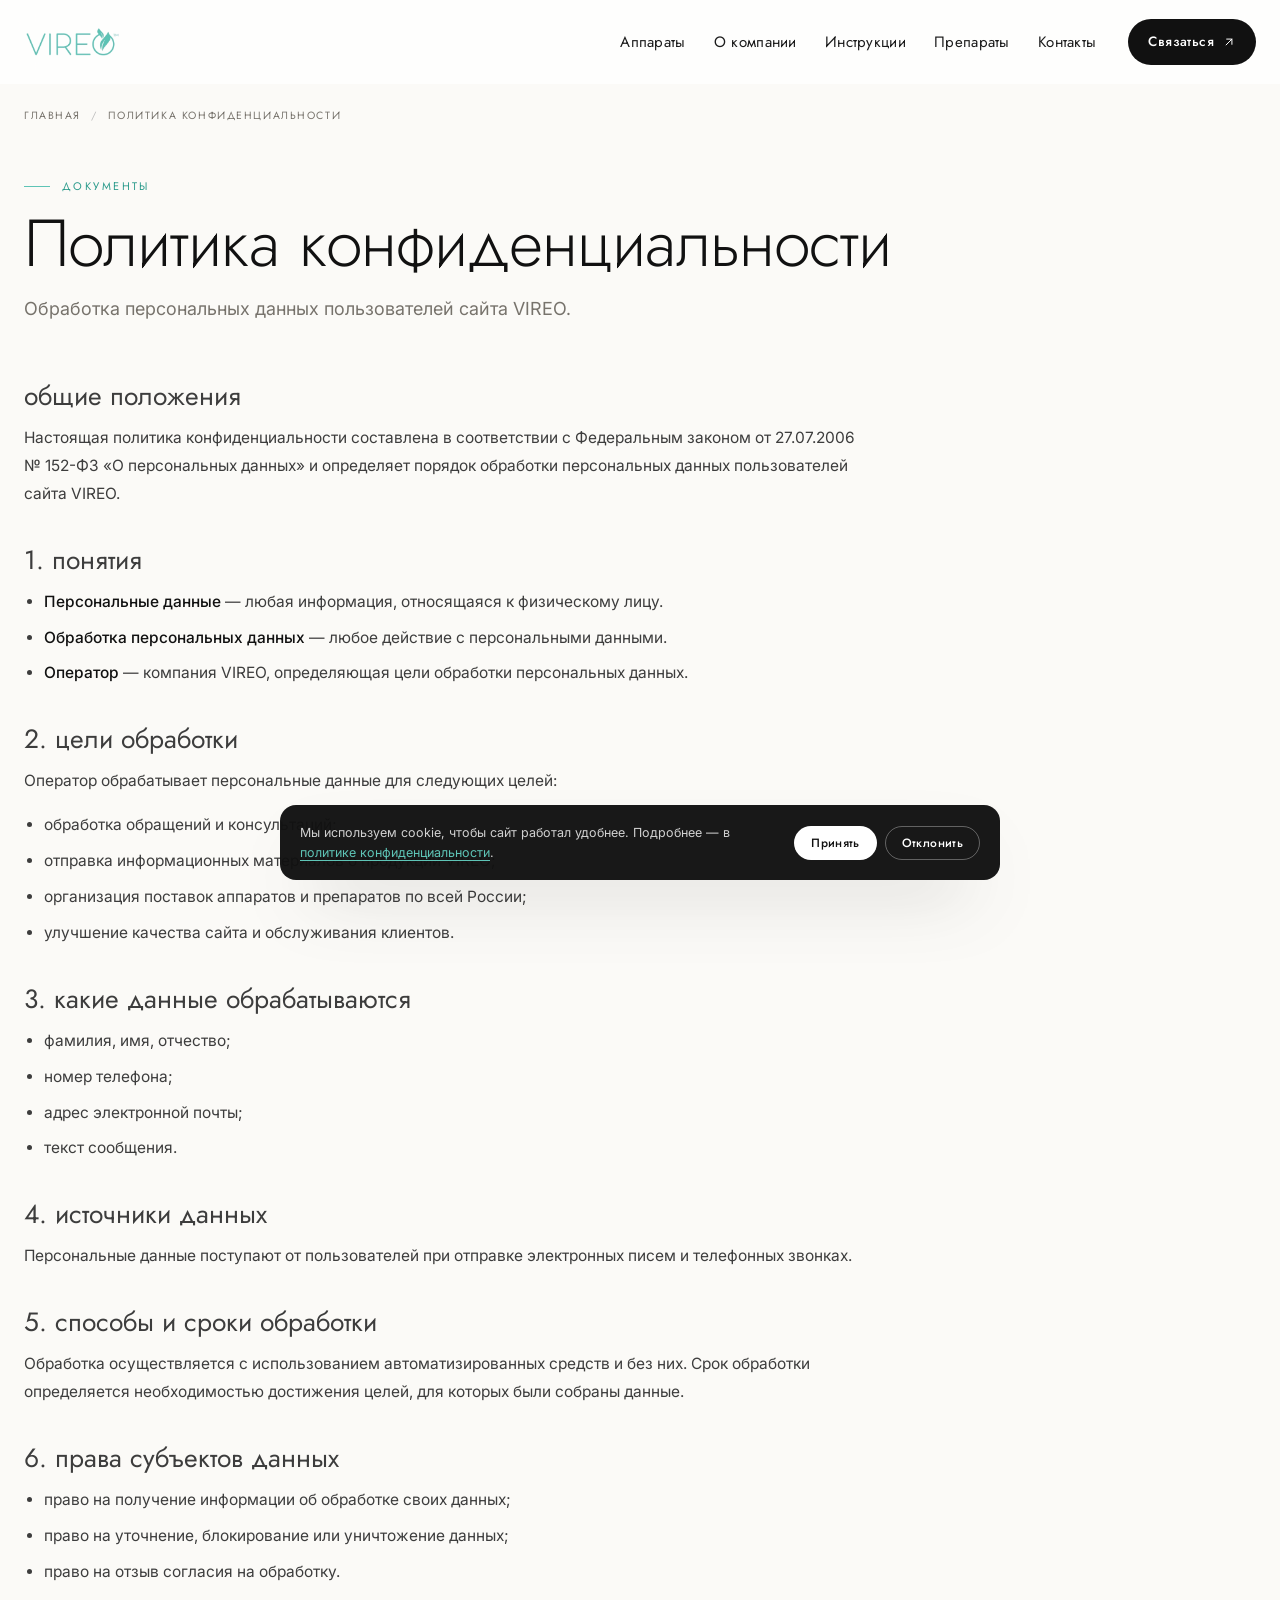
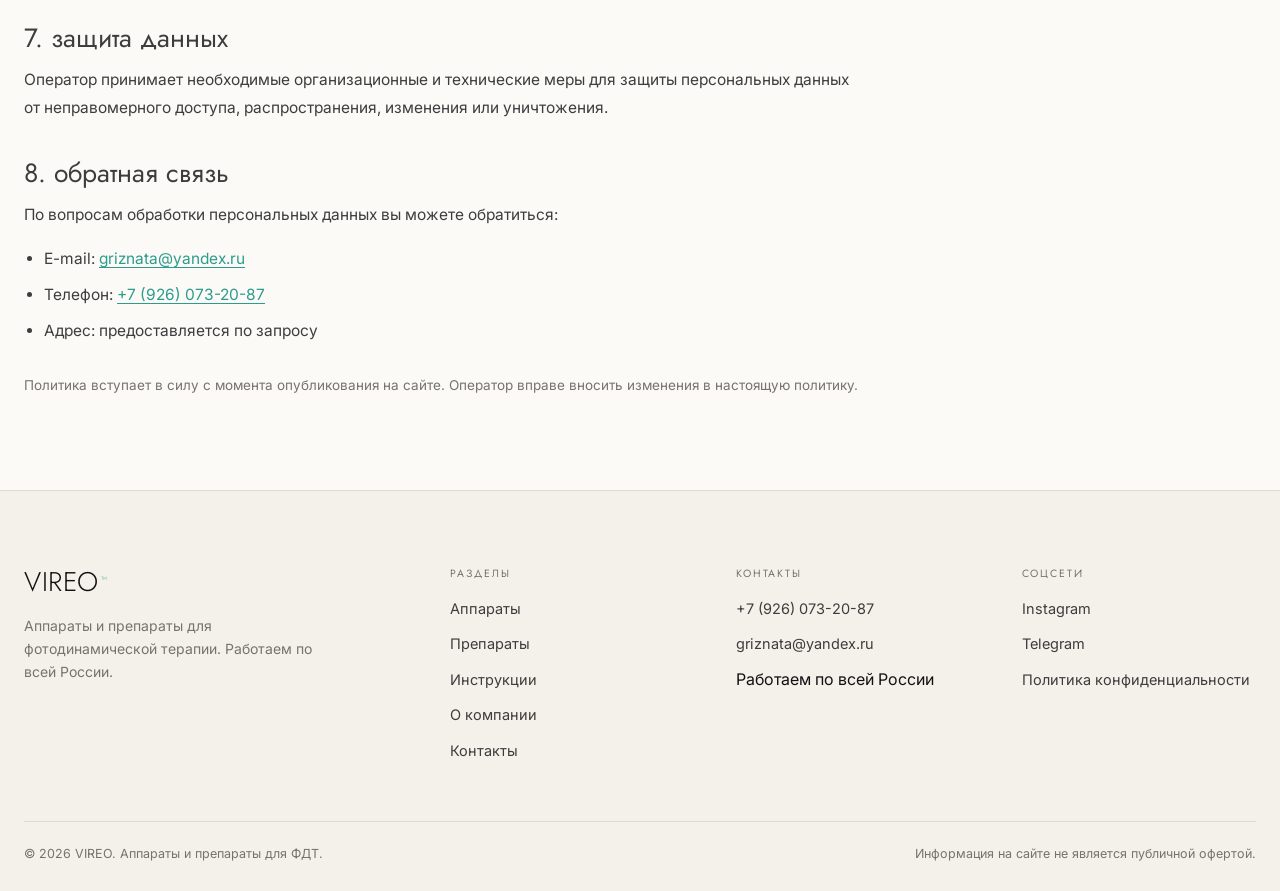
<file: politika.html>
<!DOCTYPE html>
<html lang="ru">
<head>
  <meta charset="UTF-8">
  <meta name="viewport" content="width=device-width, initial-scale=1">
  <title>Политика конфиденциальности — VIREO</title>
  <meta name="description" content="Политика обработки персональных данных сайта VIREO. Аппараты и препараты для фотодинамической терапии.">
  <link rel="preconnect" href="https://fonts.googleapis.com">
  <link rel="preconnect" href="https://fonts.gstatic.com" crossorigin>
  <link href="https://fonts.googleapis.com/css2?family=Inter:wght@300;400;500&family=Jost:wght@200;300;400;500&display=swap" rel="stylesheet">
  <link rel="stylesheet" href="css/style.css?v=20261102a">
  <noscript><style>.reveal{opacity:1;transform:none}</style></noscript>
  <link rel="icon" href="img/logo.png">
<!--og-meta-->
  <link rel="canonical" href="https://xn--b1agizi.xn--p1ai/politika.html">
  <meta name="theme-color" content="#ffffff">
  <meta property="og:type" content="website">
  <meta property="og:site_name" content="VIREO">
  <meta property="og:locale" content="ru_RU">
  <meta property="og:title" content="Политика конфиденциальности — VIREO">
  <meta property="og:description" content="Политика обработки персональных данных сайта VIREO. Аппараты и препараты для фотодинамической терапии.">
  <meta property="og:url" content="https://xn--b1agizi.xn--p1ai/politika.html">
  <meta property="og:image" content="https://xn--b1agizi.xn--p1ai/img/og-cover.jpg">
  <meta property="og:image:width" content="1200">
  <meta property="og:image:height" content="630">
  <meta property="og:image:alt" content="VIREO — аппараты и препараты для фотодинамической терапии">
  <meta name="twitter:card" content="summary_large_image">
  <meta name="twitter:title" content="Политика конфиденциальности — VIREO">
  <meta name="twitter:description" content="Политика обработки персональных данных сайта VIREO. Аппараты и препараты для фотодинамической терапии.">
  <meta name="twitter:image" content="https://xn--b1agizi.xn--p1ai/img/og-cover.jpg">
</head>
<body>

  <div class="cookie" id="cookieBanner" role="dialog" aria-label="Использование cookie">
    <p>Мы используем cookie, чтобы сайт работал удобнее. Подробнее — в <a href="politika.html">политике конфиденциальности</a>.</p>
    <div class="cookie-actions">
      <button class="btn btn--sm btn--light" data-cookie="accept">Принять</button>
      <button class="btn btn--sm btn--outline-light" data-cookie="decline">Отклонить</button>
    </div>
  </div>

  <header class="site-header" id="siteHeader">
    <div class="container header-inner">
      <a class="brand" href="index.html" aria-label="VIREO — на главную"><img src="img/logo.png?v=20261102a" alt="VIREO"></a>
      <nav class="main-nav" id="mainNav" aria-label="Основное меню">
        <a href="apparaty.html">Аппараты</a>
        <a href="o-kompanii.html">О компании</a>
        <a href="instruktsii.html">Инструкции</a>
        <a href="preparaty.html">Препараты</a>
        <a href="kontakty.html">Контакты</a>
      </nav>
      <a class="header-cta" href="kontakty.html">Связаться <svg viewBox="0 0 24 24" fill="none" stroke="currentColor" stroke-width="1.7" stroke-linecap="round" stroke-linejoin="round"><path d="M7 17 17 7"/><path d="M8 7h9v9"/></svg></a>
      <button class="nav-toggle" id="navToggle" aria-label="Открыть меню" aria-expanded="false" aria-controls="mainNav"><span></span><span></span></button>
    </div>
  </header>

  <main>
    <nav class="breadcrumbs" aria-label="Хлебные крошки">
      <div class="container">
        <ol>
          <li><a href="index.html">Главная</a></li>
          <li aria-current="page">Политика конфиденциальности</li>
        </ol>
      </div>
    </nav>

    <section class="page-head">
      <div class="container">
        <p class="eyebrow reveal">Документы</p>
        <h1 class="reveal">Политика конфиденциальности</h1>
        <p class="lead reveal">Обработка персональных данных пользователей сайта VIREO.</p>
      </div>
    </section>

    <section class="section section--tight">
      <div class="container">
        <div class="prose reveal">
          <h2>Общие положения</h2>
          <p>Настоящая политика конфиденциальности составлена в соответствии с Федеральным законом от 27.07.2006 № 152-ФЗ «О персональных данных» и определяет порядок обработки персональных данных пользователей сайта VIREO.</p>

          <h2>1. Понятия</h2>
          <ul>
            <li><strong>Персональные данные</strong> — любая информация, относящаяся к физическому лицу.</li>
            <li><strong>Обработка персональных данных</strong> — любое действие с персональными данными.</li>
            <li><strong>Оператор</strong> — компания VIREO, определяющая цели обработки персональных данных.</li>
          </ul>

          <h2>2. Цели обработки</h2>
          <p>Оператор обрабатывает персональные данные для следующих целей:</p>
          <ul>
            <li>обработка обращений и консультаций;</li>
            <li>отправка информационных материалов о продукции VIREO;</li>
            <li>организация поставок аппаратов и препаратов по всей России;</li>
            <li>улучшение качества сайта и обслуживания клиентов.</li>
          </ul>

          <h2>3. Какие данные обрабатываются</h2>
          <ul>
            <li>фамилия, имя, отчество;</li>
            <li>номер телефона;</li>
            <li>адрес электронной почты;</li>
            <li>текст сообщения.</li>
          </ul>

          <h2>4. Источники данных</h2>
          <p>Персональные данные поступают от пользователей при отправке электронных писем и телефонных звонках.</p>

          <h2>5. Способы и сроки обработки</h2>
          <p>Обработка осуществляется с использованием автоматизированных средств и без них. Срок обработки определяется необходимостью достижения целей, для которых были собраны данные.</p>

          <h2>6. Права субъектов данных</h2>
          <ul>
            <li>право на получение информации об обработке своих данных;</li>
            <li>право на уточнение, блокирование или уничтожение данных;</li>
            <li>право на отзыв согласия на обработку.</li>
          </ul>

          <h2>7. Защита данных</h2>
          <p>Оператор принимает необходимые организационные и технические меры для защиты персональных данных от неправомерного доступа, распространения, изменения или уничтожения.</p>

          <h2>8. Обратная связь</h2>
          <p>По вопросам обработки персональных данных вы можете обратиться:</p>
          <ul>
            <li>E-mail: <a href="mailto:griznata@yandex.ru">griznata@yandex.ru</a></li>
            <li>Телефон: <a href="tel:+79260732087">+7 (926) 073-20-87</a></li>
            <li>Адрес: предоставляется по запросу</li>
          </ul>

          <p style="margin-top:28px;color:var(--muted);font-size:13.5px">Политика вступает в силу с момента опубликования на сайте. Оператор вправе вносить изменения в настоящую политику.</p>
        </div>
      </div>
    </section>
  </main>

  <footer class="site-footer">
    <div class="container footer-top">
      <div class="footer-brand">
        <a class="footer-wordmark" href="index.html">VIREO<sup>™</sup></a>
        <p>Аппараты и препараты для фотодинамической терапии. Работаем по всей России.</p>
      </div>
      <div class="footer-col">
        <h4>Разделы</h4>
        <ul>
          <li><a href="apparaty.html">Аппараты</a></li>
          <li><a href="preparaty.html">Препараты</a></li>
          <li><a href="instruktsii.html">Инструкции</a></li>
          <li><a href="o-kompanii.html">О компании</a></li>
          <li><a href="kontakty.html">Контакты</a></li>
        </ul>
      </div>
      <div class="footer-col">
        <h4>Контакты</h4>
        <ul>
          <li><a href="tel:+79260732087">+7 (926) 073-20-87</a></li>
          <li><a href="mailto:griznata@yandex.ru">griznata@yandex.ru</a></li>
          <li>Работаем по всей России</li>
        </ul>
      </div>
      <div class="footer-col">
        <h4>Соцсети</h4>
        <ul>
          <li><a href="https://www.instagram.com/fdt_vireo" target="_blank" rel="noopener noreferrer">Instagram</a></li>
          <li><a href="https://t.me/+DcnB9CETJRs0MjUy" target="_blank" rel="noopener noreferrer">Telegram</a></li>
          <li><a href="politika.html">Политика конфиденциальности</a></li>
        </ul>
      </div>
    </div>
    <div class="container footer-bottom">
      <span>© 2026 VIREO. Аппараты и препараты для ФДТ.</span>
      <span>Информация на сайте не является публичной офертой.</span>
    </div>
  </footer>

  <script src="js/main.js?v=20261101c"></script>
</body>
</html>
</file>
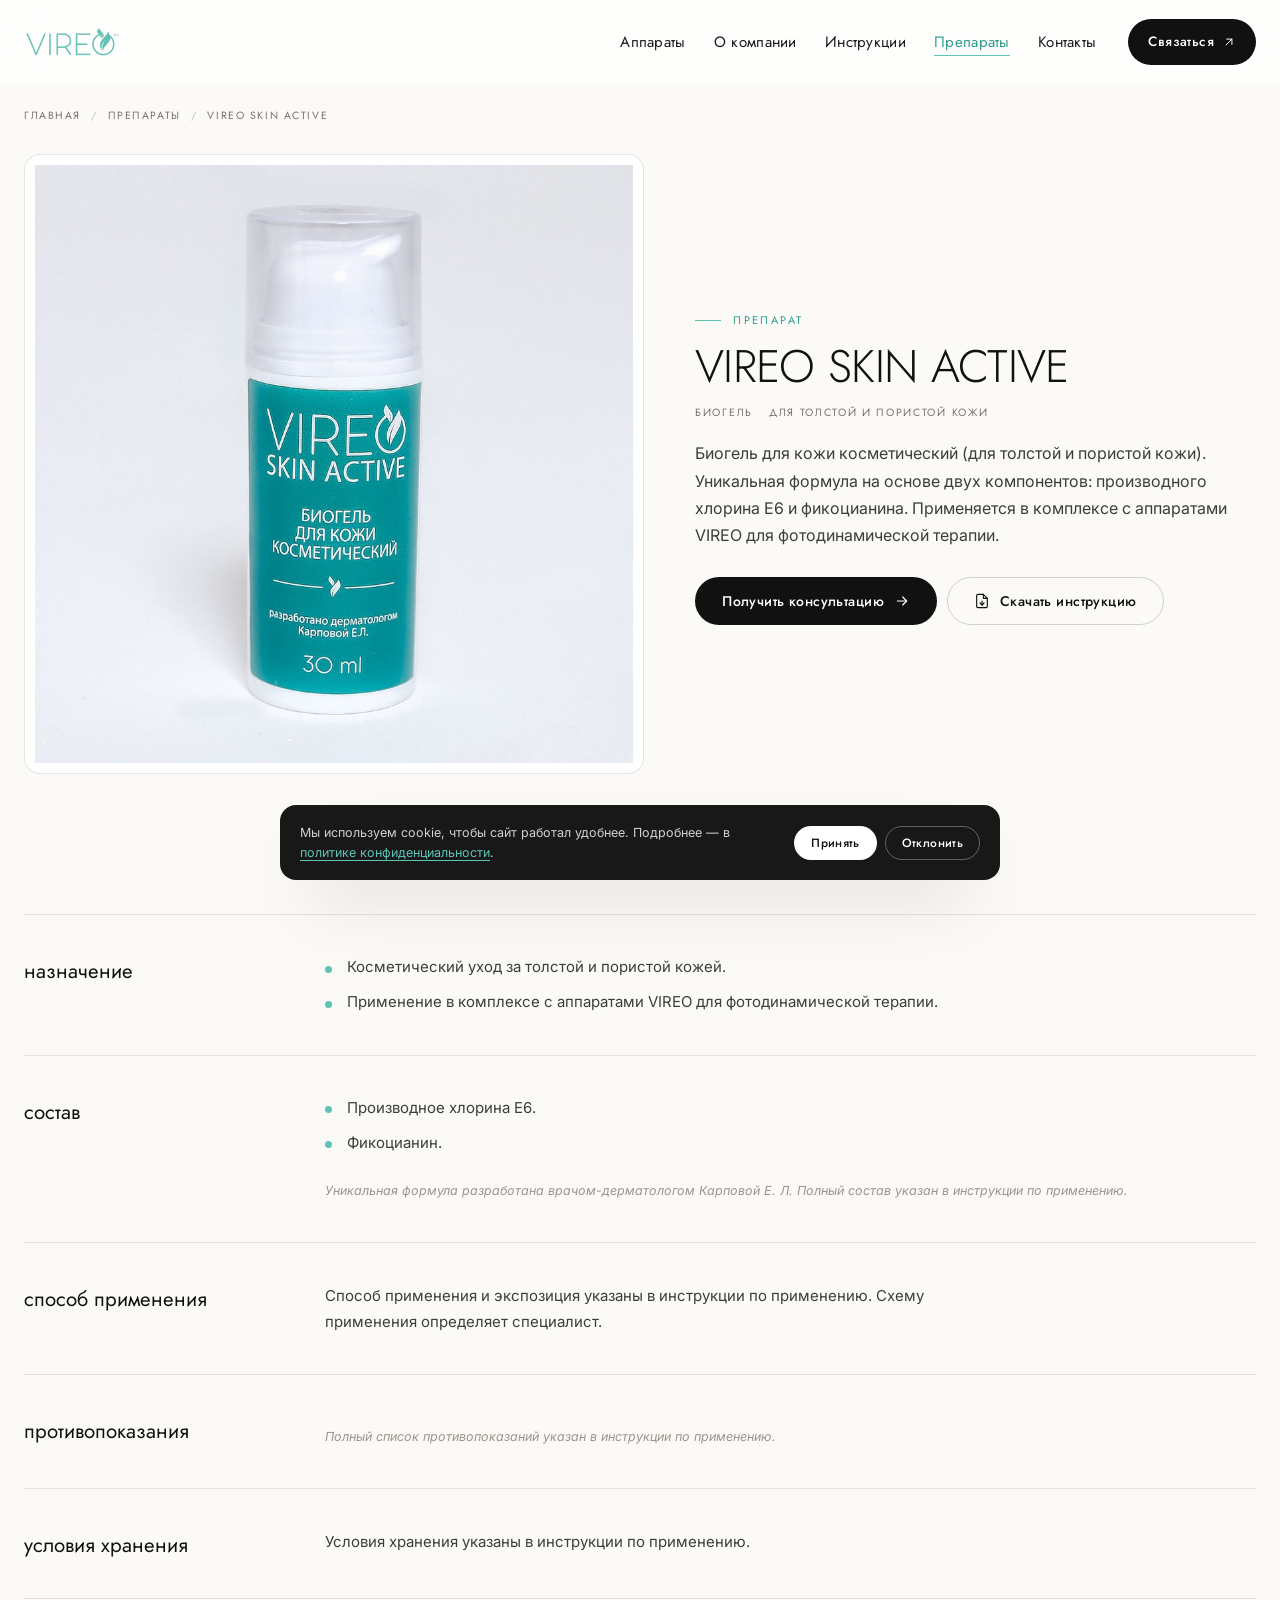
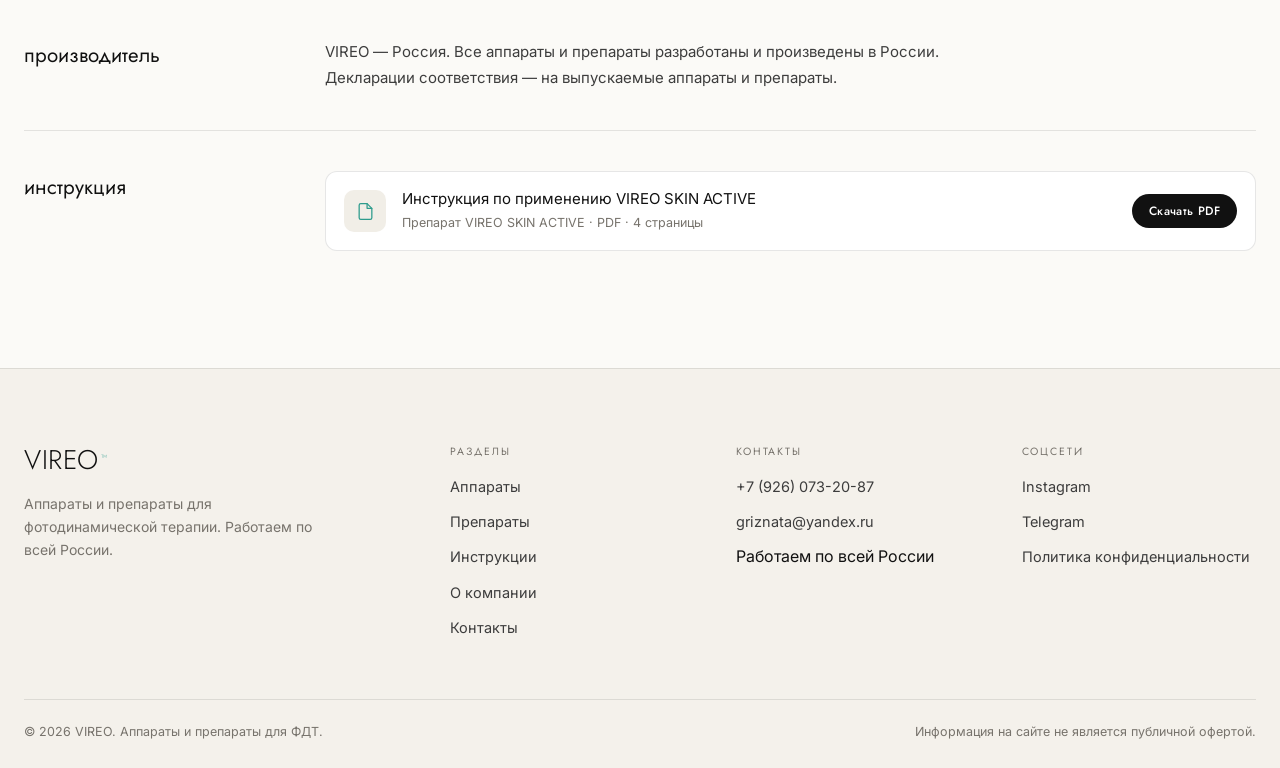
<file: preparat.html>
<!DOCTYPE html>
<html lang="ru">
<head>
  <meta charset="UTF-8">
  <meta name="viewport" content="width=device-width, initial-scale=1">
  <title>VIREO SKIN ACTIVE — биогель для ФДТ</title>
  <meta name="description" content="Биогель VIREO SKIN ACTIVE для фотодинамической терапии: назначение, состав, способ применения и инструкция.">
  <link rel="preconnect" href="https://fonts.googleapis.com">
  <link rel="preconnect" href="https://fonts.gstatic.com" crossorigin>
  <link href="https://fonts.googleapis.com/css2?family=Inter:wght@300;400;500&family=Jost:wght@200;300;400;500&display=swap" rel="stylesheet">
  <link rel="stylesheet" href="css/style.css?v=20261102a">
  <noscript><style>.reveal{opacity:1;transform:none}</style></noscript>
  <link rel="icon" href="img/logo.png">
<!--og-meta-->
  <link rel="canonical" href="https://xn--b1agizi.xn--p1ai/preparat.html">
  <meta name="theme-color" content="#ffffff">
  <meta property="og:type" content="website">
  <meta property="og:site_name" content="VIREO">
  <meta property="og:locale" content="ru_RU">
  <meta property="og:title" content="VIREO SKIN ACTIVE — биогель для ФДТ">
  <meta property="og:description" content="Биогель VIREO SKIN ACTIVE для фотодинамической терапии: назначение, состав, способ применения и инструкция.">
  <meta property="og:url" content="https://xn--b1agizi.xn--p1ai/preparat.html">
  <meta property="og:image" content="https://xn--b1agizi.xn--p1ai/img/og-cover.jpg">
  <meta property="og:image:width" content="1200">
  <meta property="og:image:height" content="630">
  <meta property="og:image:alt" content="VIREO — аппараты и препараты для фотодинамической терапии">
  <meta name="twitter:card" content="summary_large_image">
  <meta name="twitter:title" content="VIREO SKIN ACTIVE — биогель для ФДТ">
  <meta name="twitter:description" content="Биогель VIREO SKIN ACTIVE для фотодинамической терапии: назначение, состав, способ применения и инструкция.">
  <meta name="twitter:image" content="https://xn--b1agizi.xn--p1ai/img/og-cover.jpg">
</head>
<body>

  <div class="cookie" id="cookieBanner" role="dialog" aria-label="Использование cookie">
    <p>Мы используем cookie, чтобы сайт работал удобнее. Подробнее — в <a href="politika.html">политике конфиденциальности</a>.</p>
    <div class="cookie-actions">
      <button class="btn btn--sm btn--light" data-cookie="accept">Принять</button>
      <button class="btn btn--sm btn--outline-light" data-cookie="decline">Отклонить</button>
    </div>
  </div>

  <header class="site-header" id="siteHeader">
    <div class="container header-inner">
      <a class="brand" href="index.html" aria-label="VIREO — на главную"><img src="img/logo.png?v=20261102a" alt="VIREO"></a>
      <nav class="main-nav" id="mainNav" aria-label="Основное меню">
        <a href="apparaty.html">Аппараты</a>
        <a href="o-kompanii.html">О компании</a>
        <a href="instruktsii.html">Инструкции</a>
        <a href="preparaty.html" class="is-active">Препараты</a>
        <a href="kontakty.html">Контакты</a>
      </nav>
      <a class="header-cta" href="kontakty.html">Связаться <svg viewBox="0 0 24 24" fill="none" stroke="currentColor" stroke-width="1.7" stroke-linecap="round" stroke-linejoin="round"><path d="M7 17 17 7"/><path d="M8 7h9v9"/></svg></a>
      <button class="nav-toggle" id="navToggle" aria-label="Открыть меню" aria-expanded="false" aria-controls="mainNav"><span></span><span></span></button>
    </div>
  </header>

  <main>
    <nav class="breadcrumbs" aria-label="Хлебные крошки">
      <div class="container">
        <ol>
          <li><a href="index.html">Главная</a></li>
          <li><a href="preparaty.html">Препараты</a></li>
          <li aria-current="page">VIREO SKIN ACTIVE</li>
        </ol>
      </div>
    </nav>

    <section class="detail-hero">
      <div class="container detail-layout">
        <div class="reveal">
          <div class="gallery-main">
            <img id="galleryMain" src="img/preparat-skin-active.jpg?v=20261101b" alt="Биогель VIREO SKIN ACTIVE" style="transition:opacity .2s ease">
          </div>
        </div>

        <div class="detail-summary reveal">
          <p class="eyebrow">Препарат</p>
          <h1 style="margin-top:14px">VIREO SKIN ACTIVE</h1>
          <div class="detail-meta">
            <span>Биогель</span>
            <span>Для толстой и пористой кожи</span>
          </div>
          <p class="detail-lead">
            Биогель для кожи косметический (для толстой и пористой кожи). Уникальная формула
            на основе двух компонентов: производного хлорина Е6 и фикоцианина. Применяется
            в комплексе с аппаратами VIREO для фотодинамической терапии.
          </p>
          <div class="detail-actions">
            <a class="btn btn--dark" href="kontakty.html">Получить консультацию
              <svg viewBox="0 0 24 24" fill="none" stroke="currentColor" stroke-width="1.7" stroke-linecap="round" stroke-linejoin="round"><path d="M5 12h14"/><path d="m13 6 6 6-6 6"/></svg>
            </a>
            <a class="btn btn--ghost" href="files/vireo-skin-active.pdf" download>
              <svg viewBox="0 0 24 24" fill="none" stroke="currentColor" stroke-width="1.7" stroke-linecap="round" stroke-linejoin="round"><path d="M14 2H6a2 2 0 0 0-2 2v16a2 2 0 0 0 2 2h12a2 2 0 0 0 2-2V8Z"/><path d="M14 2v6h6"/><path d="M12 18v-6"/><path d="m9 15 3 3 3-3"/></svg>
              Скачать инструкцию
            </a>
          </div>
        </div>
      </div>
    </section>

    <section class="section section--tight">
      <div class="container detail-body">
        <div class="detail-section reveal">
          <h2>назначение</h2>
          <ul class="bullets">
            <li>Косметический уход за толстой и пористой кожей.</li>
            <li>Применение в комплексе с аппаратами VIREO для фотодинамической терапии.</li>
          </ul>
        </div>

        <div class="detail-section reveal">
          <h2>состав</h2>
          <ul class="bullets">
            <li>Производное хлорина Е6.</li>
            <li>Фикоцианин.</li>
          </ul>
          <p class="note">Уникальная формула разработана врачом-дерматологом Карповой Е. Л. Полный состав указан в инструкции по применению.</p>
        </div>

        <div class="detail-section reveal">
          <h2>способ применения</h2>
          <p style="color:var(--ink-2);font-size:15px;line-height:1.7;max-width:640px">
            Способ применения и экспозиция указаны в инструкции по применению.
            Схему применения определяет специалист.
          </p>
        </div>

        <div class="detail-section reveal">
          <h2>противопоказания</h2>
          <p class="note">Полный список противопоказаний указан в инструкции по применению.</p>
        </div>

        <div class="detail-section reveal">
          <h2>условия хранения</h2>
          <p style="color:var(--ink-2);font-size:15px;line-height:1.7;max-width:640px">
            Условия хранения указаны в инструкции по применению.
          </p>
        </div>

        <div class="detail-section reveal">
          <h2>производитель</h2>
          <p style="color:var(--ink-2);font-size:15px;line-height:1.7;max-width:640px">
            VIREO — Россия. Все аппараты и препараты разработаны и произведены в России.
            Декларации соответствия — на выпускаемые аппараты и препараты.
          </p>
        </div>

        <div class="detail-section reveal">
          <h2>инструкция</h2>
          <div class="doc-card">
            <span class="doc-icon"><svg viewBox="0 0 24 24" fill="none" stroke="currentColor" stroke-width="1.6" stroke-linecap="round" stroke-linejoin="round"><path d="M14 2H6a2 2 0 0 0-2 2v16a2 2 0 0 0 2 2h12a2 2 0 0 0 2-2V8Z"/><path d="M14 2v6h6"/></svg></span>
            <div class="doc-info">
              <div class="doc-name">Инструкция по применению VIREO SKIN ACTIVE</div>
              <div class="doc-meta">Препарат VIREO SKIN ACTIVE · PDF · 4 страницы</div>
            </div>
            <a class="btn btn--sm btn--dark" href="files/vireo-skin-active.pdf" download>Скачать PDF</a>
          </div>
        </div>
      </div>
    </section>
  </main>

  <footer class="site-footer">
    <div class="container footer-top">
      <div class="footer-brand">
        <a class="footer-wordmark" href="index.html">VIREO<sup>™</sup></a>
        <p>Аппараты и препараты для фотодинамической терапии. Работаем по всей России.</p>
      </div>
      <div class="footer-col">
        <h4>Разделы</h4>
        <ul>
          <li><a href="apparaty.html">Аппараты</a></li>
          <li><a href="preparaty.html">Препараты</a></li>
          <li><a href="instruktsii.html">Инструкции</a></li>
          <li><a href="o-kompanii.html">О компании</a></li>
          <li><a href="kontakty.html">Контакты</a></li>
        </ul>
      </div>
      <div class="footer-col">
        <h4>Контакты</h4>
        <ul>
          <li><a href="tel:+79260732087">+7 (926) 073-20-87</a></li>
          <li><a href="mailto:griznata@yandex.ru">griznata@yandex.ru</a></li>
          <li>Работаем по всей России</li>
        </ul>
      </div>
      <div class="footer-col">
        <h4>Соцсети</h4>
        <ul>
          <li><a href="https://www.instagram.com/fdt_vireo" target="_blank" rel="noopener noreferrer">Instagram</a></li>
          <li><a href="https://t.me/+DcnB9CETJRs0MjUy" target="_blank" rel="noopener noreferrer">Telegram</a></li>
          <li><a href="politika.html">Политика конфиденциальности</a></li>
        </ul>
      </div>
    </div>
    <div class="container footer-bottom">
      <span>© 2026 VIREO. Аппараты и препараты для ФДТ.</span>
      <span>Информация на сайте не является публичной офертой.</span>
    </div>
  </footer>

  <script src="js/main.js?v=20261101c"></script>
</body>
</html>
</file>
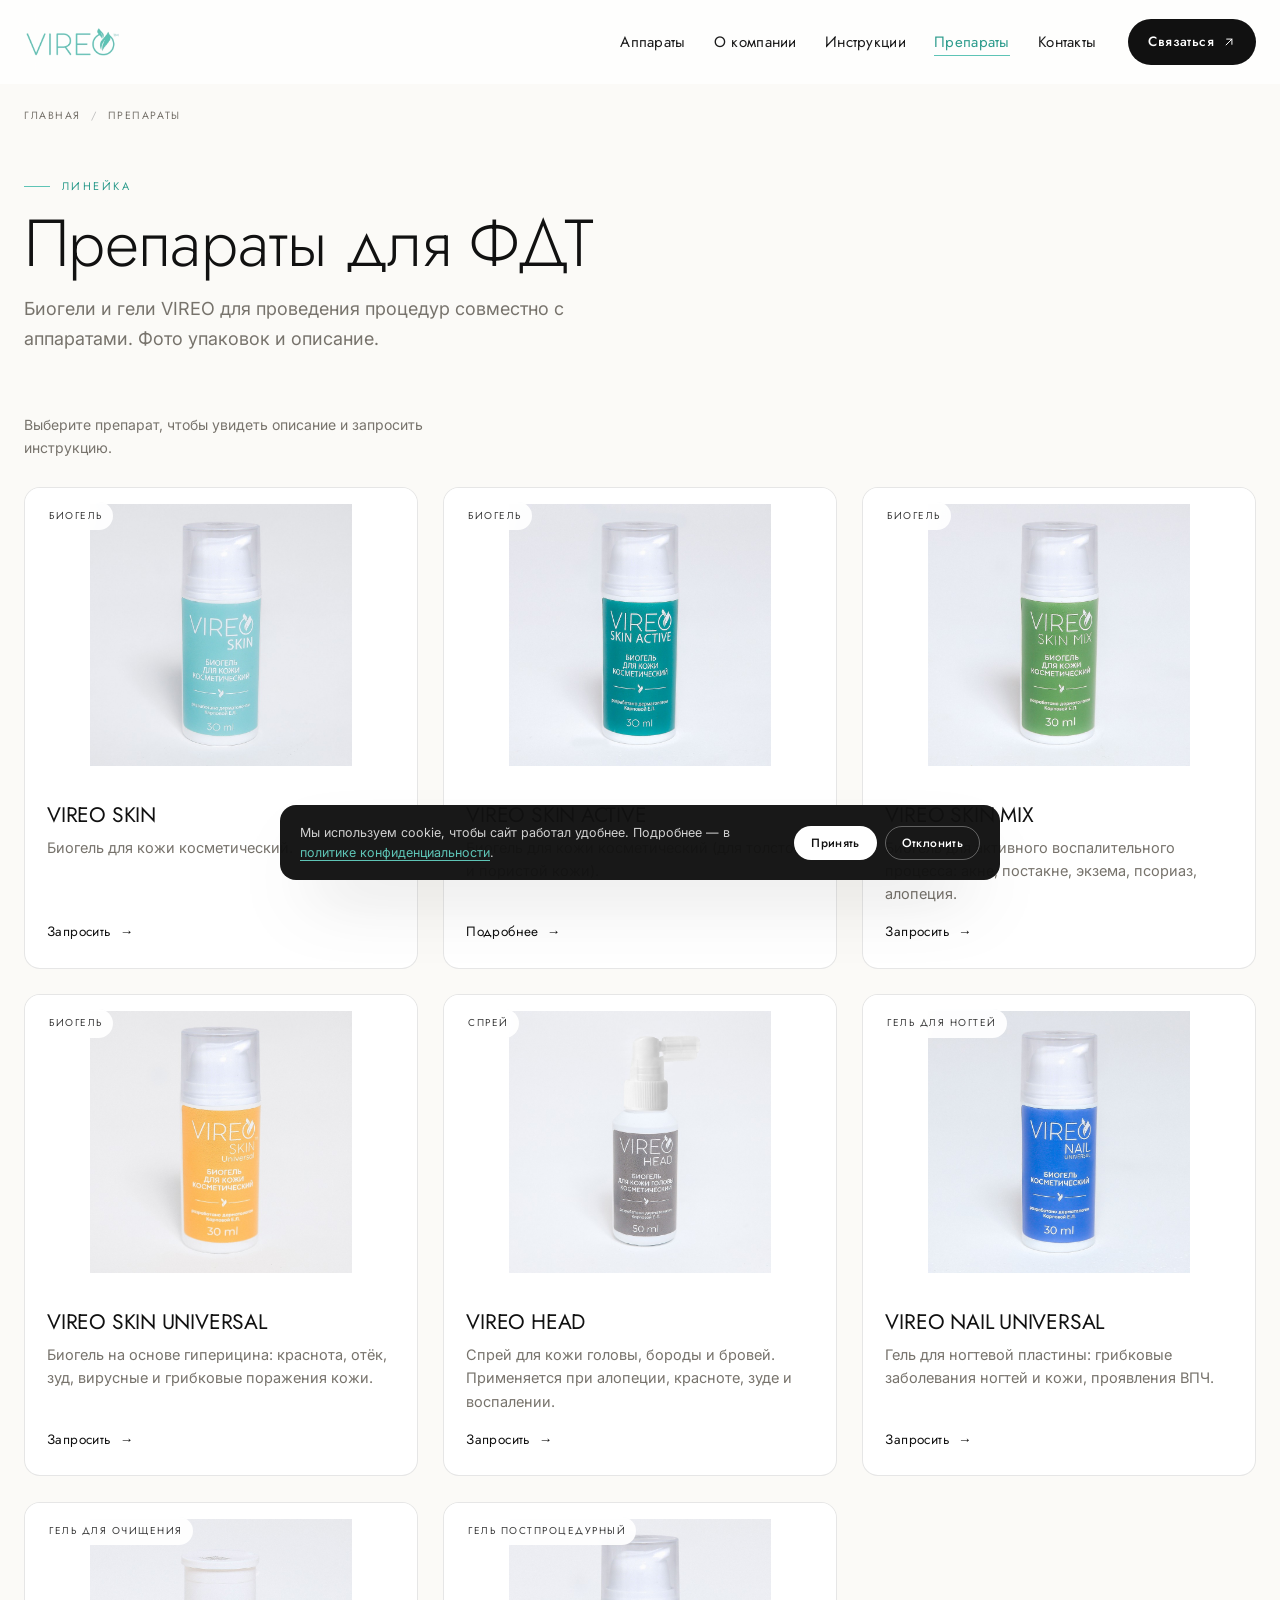
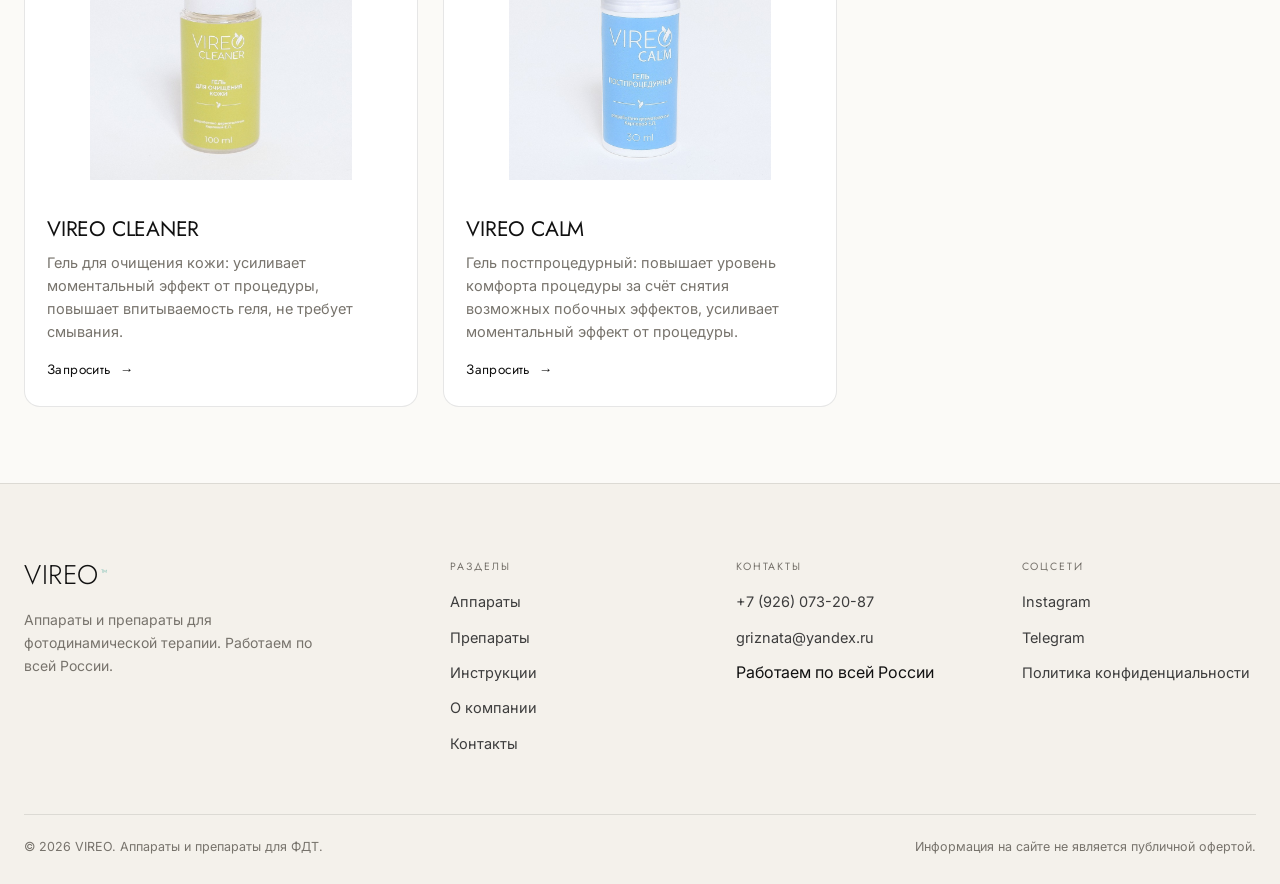
<file: preparaty.html>
<!DOCTYPE html>
<html lang="ru">
<head>
  <meta charset="UTF-8">
  <meta name="viewport" content="width=device-width, initial-scale=1">
  <title>Препараты для ФДТ — VIREO</title>
  <meta name="description" content="Линейка препаратов VIREO для фотодинамической терапии: фото упаковок, состав и описание. Работаем по всей России.">
  <link rel="preconnect" href="https://fonts.googleapis.com">
  <link rel="preconnect" href="https://fonts.gstatic.com" crossorigin>
  <link href="https://fonts.googleapis.com/css2?family=Inter:wght@300;400;500&family=Jost:wght@200;300;400;500&display=swap" rel="stylesheet">
  <link rel="stylesheet" href="css/style.css?v=20261102a">
  <noscript><style>.reveal{opacity:1;transform:none}</style></noscript>
  <link rel="icon" href="img/logo.png">
<!--og-meta-->
  <link rel="canonical" href="https://xn--b1agizi.xn--p1ai/preparaty.html">
  <meta name="theme-color" content="#ffffff">
  <meta property="og:type" content="website">
  <meta property="og:site_name" content="VIREO">
  <meta property="og:locale" content="ru_RU">
  <meta property="og:title" content="Препараты для ФДТ — VIREO">
  <meta property="og:description" content="Линейка препаратов VIREO для фотодинамической терапии: фото упаковок, состав и описание. Работаем по всей России.">
  <meta property="og:url" content="https://xn--b1agizi.xn--p1ai/preparaty.html">
  <meta property="og:image" content="https://xn--b1agizi.xn--p1ai/img/og-cover.jpg">
  <meta property="og:image:width" content="1200">
  <meta property="og:image:height" content="630">
  <meta property="og:image:alt" content="VIREO — аппараты и препараты для фотодинамической терапии">
  <meta name="twitter:card" content="summary_large_image">
  <meta name="twitter:title" content="Препараты для ФДТ — VIREO">
  <meta name="twitter:description" content="Линейка препаратов VIREO для фотодинамической терапии: фото упаковок, состав и описание. Работаем по всей России.">
  <meta name="twitter:image" content="https://xn--b1agizi.xn--p1ai/img/og-cover.jpg">
</head>
<body>

  <div class="cookie" id="cookieBanner" role="dialog" aria-label="Использование cookie">
    <p>Мы используем cookie, чтобы сайт работал удобнее. Подробнее — в <a href="politika.html">политике конфиденциальности</a>.</p>
    <div class="cookie-actions">
      <button class="btn btn--sm btn--light" data-cookie="accept">Принять</button>
      <button class="btn btn--sm btn--outline-light" data-cookie="decline">Отклонить</button>
    </div>
  </div>

  <header class="site-header" id="siteHeader">
    <div class="container header-inner">
      <a class="brand" href="index.html" aria-label="VIREO — на главную"><img src="img/logo.png?v=20261102a" alt="VIREO"></a>
      <nav class="main-nav" id="mainNav" aria-label="Основное меню">
        <a href="apparaty.html">Аппараты</a>
        <a href="o-kompanii.html">О компании</a>
        <a href="instruktsii.html">Инструкции</a>
        <a href="preparaty.html" class="is-active">Препараты</a>
        <a href="kontakty.html">Контакты</a>
      </nav>
      <a class="header-cta" href="kontakty.html">Связаться <svg viewBox="0 0 24 24" fill="none" stroke="currentColor" stroke-width="1.7" stroke-linecap="round" stroke-linejoin="round"><path d="M7 17 17 7"/><path d="M8 7h9v9"/></svg></a>
      <button class="nav-toggle" id="navToggle" aria-label="Открыть меню" aria-expanded="false" aria-controls="mainNav"><span></span><span></span></button>
    </div>
  </header>

  <main>
    <nav class="breadcrumbs" aria-label="Хлебные крошки">
      <div class="container">
        <ol>
          <li><a href="index.html">Главная</a></li>
          <li aria-current="page">Препараты</li>
        </ol>
      </div>
    </nav>

    <section class="page-head">
      <div class="container">
        <p class="eyebrow reveal">Линейка</p>
        <h1 class="reveal">Препараты для ФДТ</h1>
        <p class="lead reveal">Биогели и гели VIREO для проведения процедур совместно с аппаратами. Фото упаковок и описание.</p>
      </div>
    </section>

    <section class="section section--tight">
      <div class="container">
        <div class="catalog-bar reveal">
          <p class="catalog-note">Выберите препарат, чтобы увидеть описание и запросить инструкцию.</p>
        </div>

        <div class="cards-grid">
          <article class="product-card reveal">
            <div class="product-media">
              <img src="img/preparat-skin.jpg?v=20261101b" alt="Биогель VIREO SKIN" loading="lazy">
              <span class="product-tag">Биогель</span>
            </div>
            <div class="product-body">
              <h3>VIREO SKIN</h3>
              <p>Биогель для кожи косметический.</p>
              <a class="card-link" href="kontakty.html">Запросить <span aria-hidden="true">→</span></a>
            </div>
          </article>

          <article class="product-card reveal">
            <a class="product-media" href="preparat.html">
              <img src="img/preparat-skin-active.jpg?v=20261101b" alt="Биогель VIREO SKIN ACTIVE" loading="lazy">
              <span class="product-tag">Биогель</span>
            </a>
            <div class="product-body">
              <h3><a href="preparat.html">VIREO SKIN ACTIVE</a></h3>
              <p>Биогель для кожи косметический (для толстой и пористой кожи).</p>
              <a class="card-link" href="preparat.html">Подробнее <span aria-hidden="true">→</span></a>
            </div>
          </article>

          <article class="product-card reveal">
            <div class="product-media">
              <img src="img/preparat-skin-mix.jpg?v=20261101b" alt="Биогель VIREO SKIN MIX" loading="lazy">
              <span class="product-tag">Биогель</span>
            </div>
            <div class="product-body">
              <h3>VIREO SKIN MIX</h3>
              <p>Биогель для активного воспалительного процесса: акне, постакне, экзема, псориаз, алопеция.</p>
              <a class="card-link" href="kontakty.html">Запросить <span aria-hidden="true">→</span></a>
            </div>
          </article>

          <article class="product-card reveal">
            <div class="product-media">
              <img src="img/preparat-skin-universal.jpg?v=20261101b" alt="Биогель VIREO SKIN UNIVERSAL" loading="lazy">
              <span class="product-tag">Биогель</span>
            </div>
            <div class="product-body">
              <h3>VIREO SKIN UNIVERSAL</h3>
              <p>Биогель на основе гиперицина: краснота, отёк, зуд, вирусные и грибковые поражения кожи.</p>
              <a class="card-link" href="kontakty.html">Запросить <span aria-hidden="true">→</span></a>
            </div>
          </article>

          <article class="product-card reveal">
            <div class="product-media">
              <img src="img/preparat-head.jpg?v=20261101b" alt="Спрей VIREO HEAD" loading="lazy">
              <span class="product-tag">Спрей</span>
            </div>
            <div class="product-body">
              <h3>VIREO HEAD</h3>
              <p>Спрей для кожи головы, бороды и бровей. Применяется при алопеции, красноте, зуде и воспалении.</p>
              <a class="card-link" href="kontakty.html">Запросить <span aria-hidden="true">→</span></a>
            </div>
          </article>

          <article class="product-card reveal">
            <div class="product-media">
              <img src="img/preparat-nail-universal.jpg?v=20261101b" alt="Гель VIREO NAIL UNIVERSAL" loading="lazy">
              <span class="product-tag">Гель для ногтей</span>
            </div>
            <div class="product-body">
              <h3>VIREO NAIL UNIVERSAL</h3>
              <p>Гель для ногтевой пластины: грибковые заболевания ногтей и кожи, проявления ВПЧ.</p>
              <a class="card-link" href="kontakty.html">Запросить <span aria-hidden="true">→</span></a>
            </div>
          </article>

          <article class="product-card reveal">
            <div class="product-media">
              <img src="img/preparat-cleaner.jpg?v=20261101b" alt="Гель VIREO CLEANER" loading="lazy">
              <span class="product-tag">Гель для очищения</span>
            </div>
            <div class="product-body">
              <h3>VIREO CLEANER</h3>
              <p>Гель для очищения кожи: усиливает моментальный эффект от процедуры, повышает впитываемость геля, не требует смывания.</p>
              <a class="card-link" href="kontakty.html">Запросить <span aria-hidden="true">→</span></a>
            </div>
          </article>

          <article class="product-card reveal">
            <div class="product-media">
              <img src="img/preparat-calm.jpg?v=20261101b" alt="Гель VIREO CALM" loading="lazy">
              <span class="product-tag">Гель постпроцедурный</span>
            </div>
            <div class="product-body">
              <h3>VIREO CALM</h3>
              <p>Гель постпроцедурный: повышает уровень комфорта процедуры за счёт снятия возможных побочных эффектов, усиливает моментальный эффект от процедуры.</p>
              <a class="card-link" href="kontakty.html">Запросить <span aria-hidden="true">→</span></a>
            </div>
          </article>
        </div>
      </div>
    </section>
  </main>

  <footer class="site-footer">
    <div class="container footer-top">
      <div class="footer-brand">
        <a class="footer-wordmark" href="index.html">VIREO<sup>™</sup></a>
        <p>Аппараты и препараты для фотодинамической терапии. Работаем по всей России.</p>
      </div>
      <div class="footer-col">
        <h4>Разделы</h4>
        <ul>
          <li><a href="apparaty.html">Аппараты</a></li>
          <li><a href="preparaty.html">Препараты</a></li>
          <li><a href="instruktsii.html">Инструкции</a></li>
          <li><a href="o-kompanii.html">О компании</a></li>
          <li><a href="kontakty.html">Контакты</a></li>
        </ul>
      </div>
      <div class="footer-col">
        <h4>Контакты</h4>
        <ul>
          <li><a href="tel:+79260732087">+7 (926) 073-20-87</a></li>
          <li><a href="mailto:griznata@yandex.ru">griznata@yandex.ru</a></li>
          <li>Работаем по всей России</li>
        </ul>
      </div>
      <div class="footer-col">
        <h4>Соцсети</h4>
        <ul>
          <li><a href="https://www.instagram.com/fdt_vireo" target="_blank" rel="noopener noreferrer">Instagram</a></li>
          <li><a href="https://t.me/+DcnB9CETJRs0MjUy" target="_blank" rel="noopener noreferrer">Telegram</a></li>
          <li><a href="politika.html">Политика конфиденциальности</a></li>
        </ul>
      </div>
    </div>
    <div class="container footer-bottom">
      <span>© 2026 VIREO. Аппараты и препараты для ФДТ.</span>
      <span>Информация на сайте не является публичной офертой.</span>
    </div>
  </footer>

  <script src="js/main.js?v=20261101c"></script>
</body>
</html>
</file>
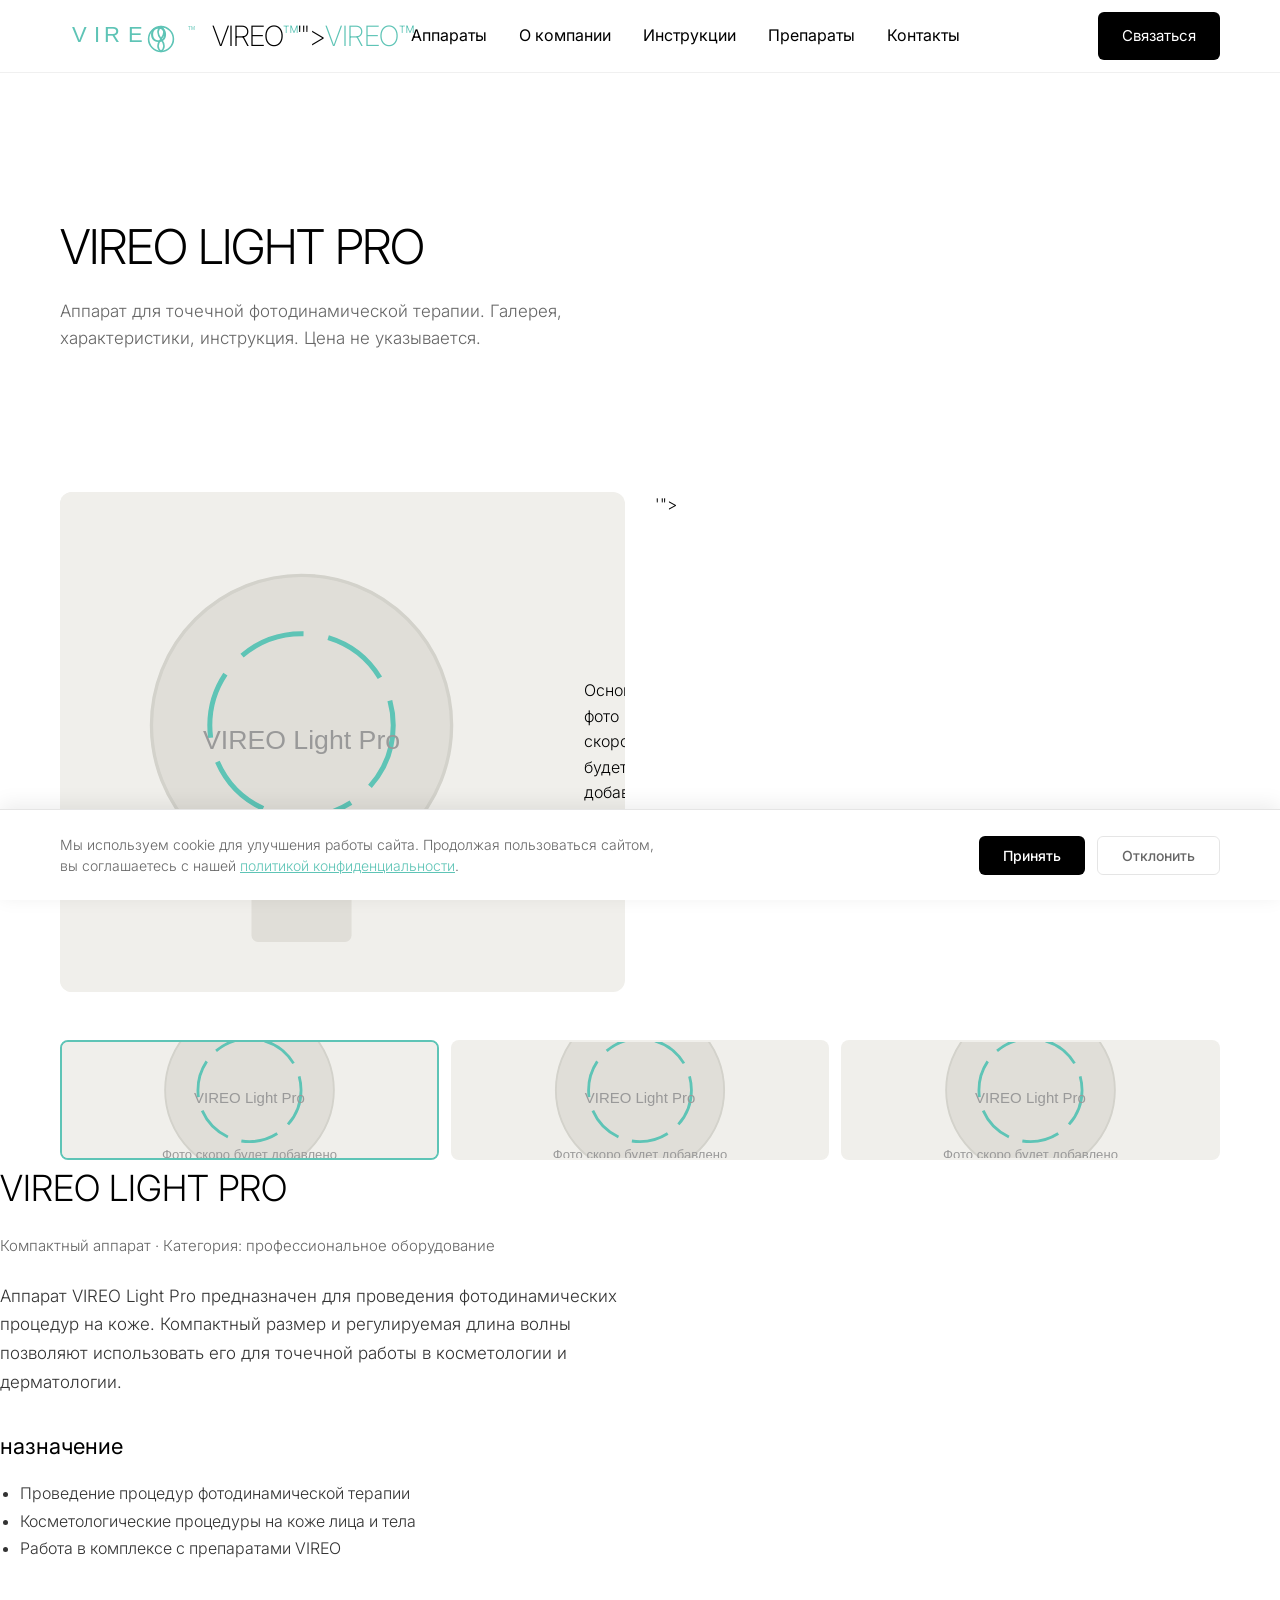
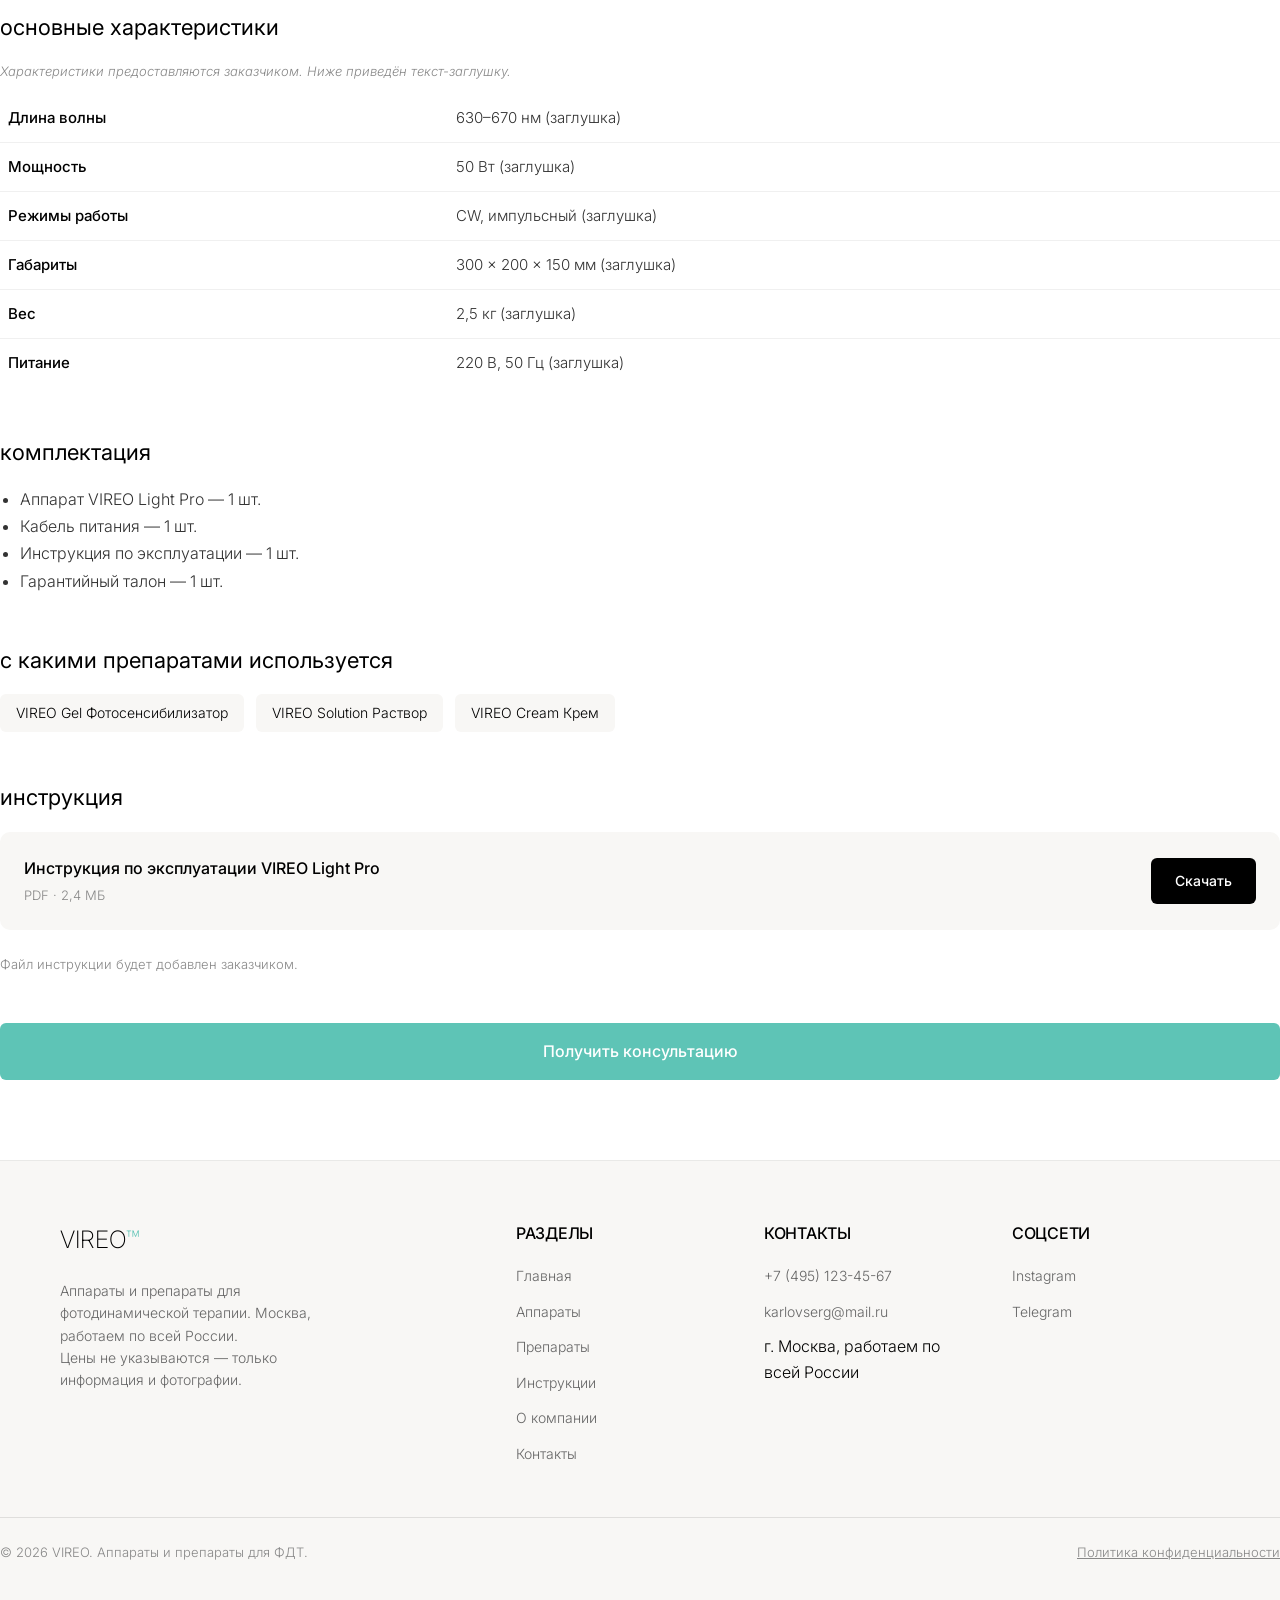
<file: vireo-site/apparat.html>
<!DOCTYPE html>
<html lang="ru">
<head>
  <meta charset="UTF-8">
  <meta name="viewport" content="width=device-width, initial-scale=1.0">
  <title>VIREO Light Pro — аппарат для ФДТ</title>
  <meta name="description" content="Аппарат VIREO Light Pro для фотодинамической терапии. Галерея фото, характеристики, комплектация, инструкция. Цена не указывается.">
  <link rel="preconnect" href="https://fonts.googleapis.com">
  <link rel="preconnect" href="https://fonts.gstatic.com" crossorigin>
  <link href="https://fonts.googleapis.com/css2?family=Inter:wght@300;400;500&display=swap" rel="stylesheet">
  <link rel="stylesheet" href="css/style.css">
  <link rel="icon" type="image/svg+xml" href="data:image/svg+xml,%3Csvg xmlns='http://www.w3.org/2000/svg' viewBox='0 0 32 32'%3E%3Ctext y='16' font-size='24'%3E🌿%3C/text%3E%3C/svg%3E">
</head>
<body>

  <!-- Yandex Metrika placeholder -->
  <!-- Yandex.Metrika counter -->
  <!-- /Yandex.Metrika counter -->

  <!-- Cookie Banner -->
  <div class="cookie-banner">
    <div class="container">
      <div class="cookie-text">
        Мы используем cookie для улучшения работы сайта. Продолжая пользоваться сайтом, вы соглашаетесь с нашей <a href="politika.html">политикой конфиденциальности</a>.
      </div>
      <div class="cookie-actions">
        <button class="cookie-btn cookie-accept" id="cookieAccept">Принять</button>
        <button class="cookie-btn cookie-decline" id="cookieDecline">Отклонить</button>
      </div>
    </div>
  </div>

  <header class="header">
    <div class="container">
      <a href="index.html" class="logo">
        <img src="img/logo.svg" alt="VIREO логотип" onerror="this.style.display='none'; this.parentElement.innerHTML='<span class=\"logo-text\">VIREO<span>™</span></span>'">
        <span class="logo-text">VIREO<span>™</span></span>
      </a>

      <nav class="nav">
        <a href="apparaty.html">Аппараты</a>
        <a href="o-kompanii.html">О компании</a>
        <a href="instruktsii.html">Инструкции</a>
        <a href="preparaty.html">Препараты</a>
        <a href="kontakty.html">Контакты</a>
      </nav>

      <a href="kontakty.html" class="btn-contact">Связаться</a>

      <button class="burger" aria-label="Открыть меню" aria-expanded="false">
        <span></span><span></span><span></span>
      </button>
    </div>
  </header>

  <!-- Breadcrumbs -->
  <nav class="breadcrumbs">
    <div class="container">
      <ol>
        <li><a href="index.html">Главная</a></li>
        <li><a href="apparaty.html">Аппараты</a></li>
        <li><span>VIREO Light Pro</span></li>
      </ol>
    </div>
  </nav>

  <section class="page-header">
    <div class="container">
      <h1>VIREO Light Pro</h1>
      <p class="subtitle">Аппарат для точечной фотодинамической терапии. Галерея, характеристики, инструкция. Цена не указывается.</p>
    </div>
  </section>

  <section class="section">
    <div class="container">
      <div class="detail-gallery fade-in">
        <div class="main-image">
          <img src="img/apparat-1.svg" alt="Аппарат VIREO Light Pro основное фото" id="mainImg" onerror="this.style.display='none'; this.parentElement.innerHTML='<div class=\"card-placeholder\">Основное фото скоро будет добавлено</div>'">
        </div>
        <div class="thumb-grid">
          <div class="thumb active" onclick="setMainImage(this, 'img/apparat-1.svg')">
            <img src="img/apparat-1.svg" alt="Ракурс 1" onerror="this.style.display='none'; this.parentElement.innerHTML='Фото'">
          </div>
          <div class="thumb" onclick="setMainImage(this, 'img/apparat-1.svg')">
            <img src="img/apparat-1.svg" alt="Ракурс 2" onerror="this.style.display='none'; this.parentElement.innerHTML='Фото'">
          </div>
          <div class="thumb" onclick="setMainImage(this, 'img/apparat-1.svg')">
            <img src="img/apparat-1.svg" alt="Ракурс 3" onerror="this.style.display='none'; this.parentElement.innerHTML='Фото'">
          </div>
        </div>
      </div>

      <div class="detail-content fade-in" style="animation-delay: 0.1s;">
        <h2>VIREO Light Pro</h2>
        <p class="detail-meta">Компактный аппарат · Категория: профессиональное оборудование</p>

        <p class="detail-desc">
          Аппарат VIREO Light Pro предназначен для проведения фотодинамических процедур на коже. Компактный размер и регулируемая длина волны позволяют использовать его для точечной работы в косметологии и дерматологии.
        </p>

        <div class="detail-section">
          <h3>назначение</h3>
          <ul style="list-style:disc; padding-left:20px; color:#333; line-height:1.7; max-width:600px;">
            <li>Проведение процедур фотодинамической терапии</li>
            <li>Косметологические процедуры на коже лица и тела</li>
            <li>Работа в комплексе с препаратами VIREO</li>
          </ul>
        </div>

        <div class="detail-section">
          <h3>основные характеристики</h3>
          <p style="font-size:13px; color:#888; margin-bottom:12px; font-style:italic;">Характеристики предоставляются заказчиком. Ниже приведён текст-заглушку.</p>
          <table class="specs-table">
            <tr><td>Длина волны</td><td>630–670 нм (заглушка)</td></tr>
            <tr><td>Мощность</td><td>50 Вт (заглушка)</td></tr>
            <tr><td>Режимы работы</td><td>CW, импульсный (заглушка)</td></tr>
            <tr><td>Габариты</td><td>300 × 200 × 150 мм (заглушка)</td></tr>
            <tr><td>Вес</td><td>2,5 кг (заглушка)</td></tr>
            <tr><td>Питание</td><td>220 В, 50 Гц (заглушка)</td></tr>
          </table>
        </div>

        <div class="detail-section">
          <h3>комплектация</h3>
          <ul style="list-style:disc; padding-left:20px; color:#333; line-height:1.7; max-width:600px;">
            <li>Аппарат VIREO Light Pro — 1 шт.</li>
            <li>Кабель питания — 1 шт.</li>
            <li>Инструкция по эксплуатации — 1 шт.</li>
            <li>Гарантийный талон — 1 шт.</li>
          </ul>
        </div>

        <div class="detail-section">
          <h3>с какими препаратами используется</h3>
          <div class="compat-list">
            <span class="compat-item">VIREO Gel Фотосенсибилизатор</span>
            <span class="compat-item">VIREO Solution Раствор</span>
            <span class="compat-item">VIREO Cream Крем</span>
          </div>
        </div>

        <div class="detail-section">
          <h3>инструкция</h3>
          <div class="download-card">
            <div class="download-info">
              <div class="download-name">Инструкция по эксплуатации VIREO Light Pro</div>
              <div class="download-size">PDF · 2,4 МБ</div>
            </div>
            <a href="files/instruction-apparat.pdf" class="download-btn" download>Скачать</a>
          </div>
          <p style="font-size:13px; color:#888; margin-top:8px;">Файл инструкции будет добавлен заказчиком.</p>
        </div>

        <a href="kontakty.html" class="btn-consultation fade-in" style="animation-delay: 0.2s;">
          Получить консультацию
        </a>
      </div>
    </div>
  </section>

  <footer class="footer">
    <div class="container">
      <div class="footer-col">
        <div class="footer-logo">VIREO<span style="color:#5EC4B6;">™</span></div>
        <div class="footer-desc">
          Аппараты и препараты для фотодинамической терапии. Москва, работаем по всей России.<br>
          Цены не указываются — только информация и фотографии.
        </div>
      </div>
      <div class="footer-col">
        <h4>разделы</h4>
        <ul>
          <li><a href="index.html">Главная</a></li>
          <li><a href="apparaty.html">Аппараты</a></li>
          <li><a href="preparaty.html">Препараты</a></li>
          <li><a href="instruktsii.html">Инструкции</a></li>
          <li><a href="o-kompanii.html">О компании</a></li>
          <li><a href="kontakty.html">Контакты</a></li>
        </ul>
      </div>
      <div class="footer-col">
        <h4>контакты</h4>
        <ul>
          <li><a href="tel:+74951234567">+7 (495) 123-45-67</a></li>
          <li><a href="mailto:karlovserg@mail.ru">karlovserg@mail.ru</a></li>
          <li>г. Москва, работаем по всей России</li>
        </ul>
      </div>
      <div class="footer-col">
        <h4>соцсети</h4>
        <ul>
          <li><a href="https://www.instagram.com/fdt_vireo" target="_blank" rel="noopener noreferrer">Instagram</a></li>
          <li><a href="https://t.me/+DcnB9CETJRs0MjUy" target="_blank" rel="noopener noreferrer">Telegram</a></li>
        </ul>
      </div>
    </div>
    <div class="footer-bottom">
      <span>© 2026 VIREO. Аппараты и препараты для ФДТ.</span>
      <a href="politika.html" class="policy-link">Политика конфиденциальности</a>
    </div>
  </footer>

  <script src="js/main.js"></script>
  <script>
    document.getElementById('cookieAccept')?.addEventListener('click', function() {
      document.querySelector('.cookie-banner').style.display = 'none';
      localStorage.setItem('vireo_cookie_accepted', 'true');
    });
    document.getElementById('cookieDecline')?.addEventListener('click', function() {
      document.querySelector('.cookie-banner').style.display = 'none';
      localStorage.setItem('vireo_cookie_accepted', 'true');
    });
    if (localStorage.getItem('vireo_cookie_accepted')) {
      document.querySelector('.cookie-banner').style.display = 'none';
    }

    function setMainImage(thumbEl, src) {
      const mainImg = document.getElementById('mainImg');
      const thumbs = document.querySelectorAll('.thumb');
      thumbs.forEach(t => t.classList.remove('active'));
      thumbEl.classList.add('active');
      if (mainImg) mainImg.src = src;
    }
  </script>
</body>
</html>
</file>
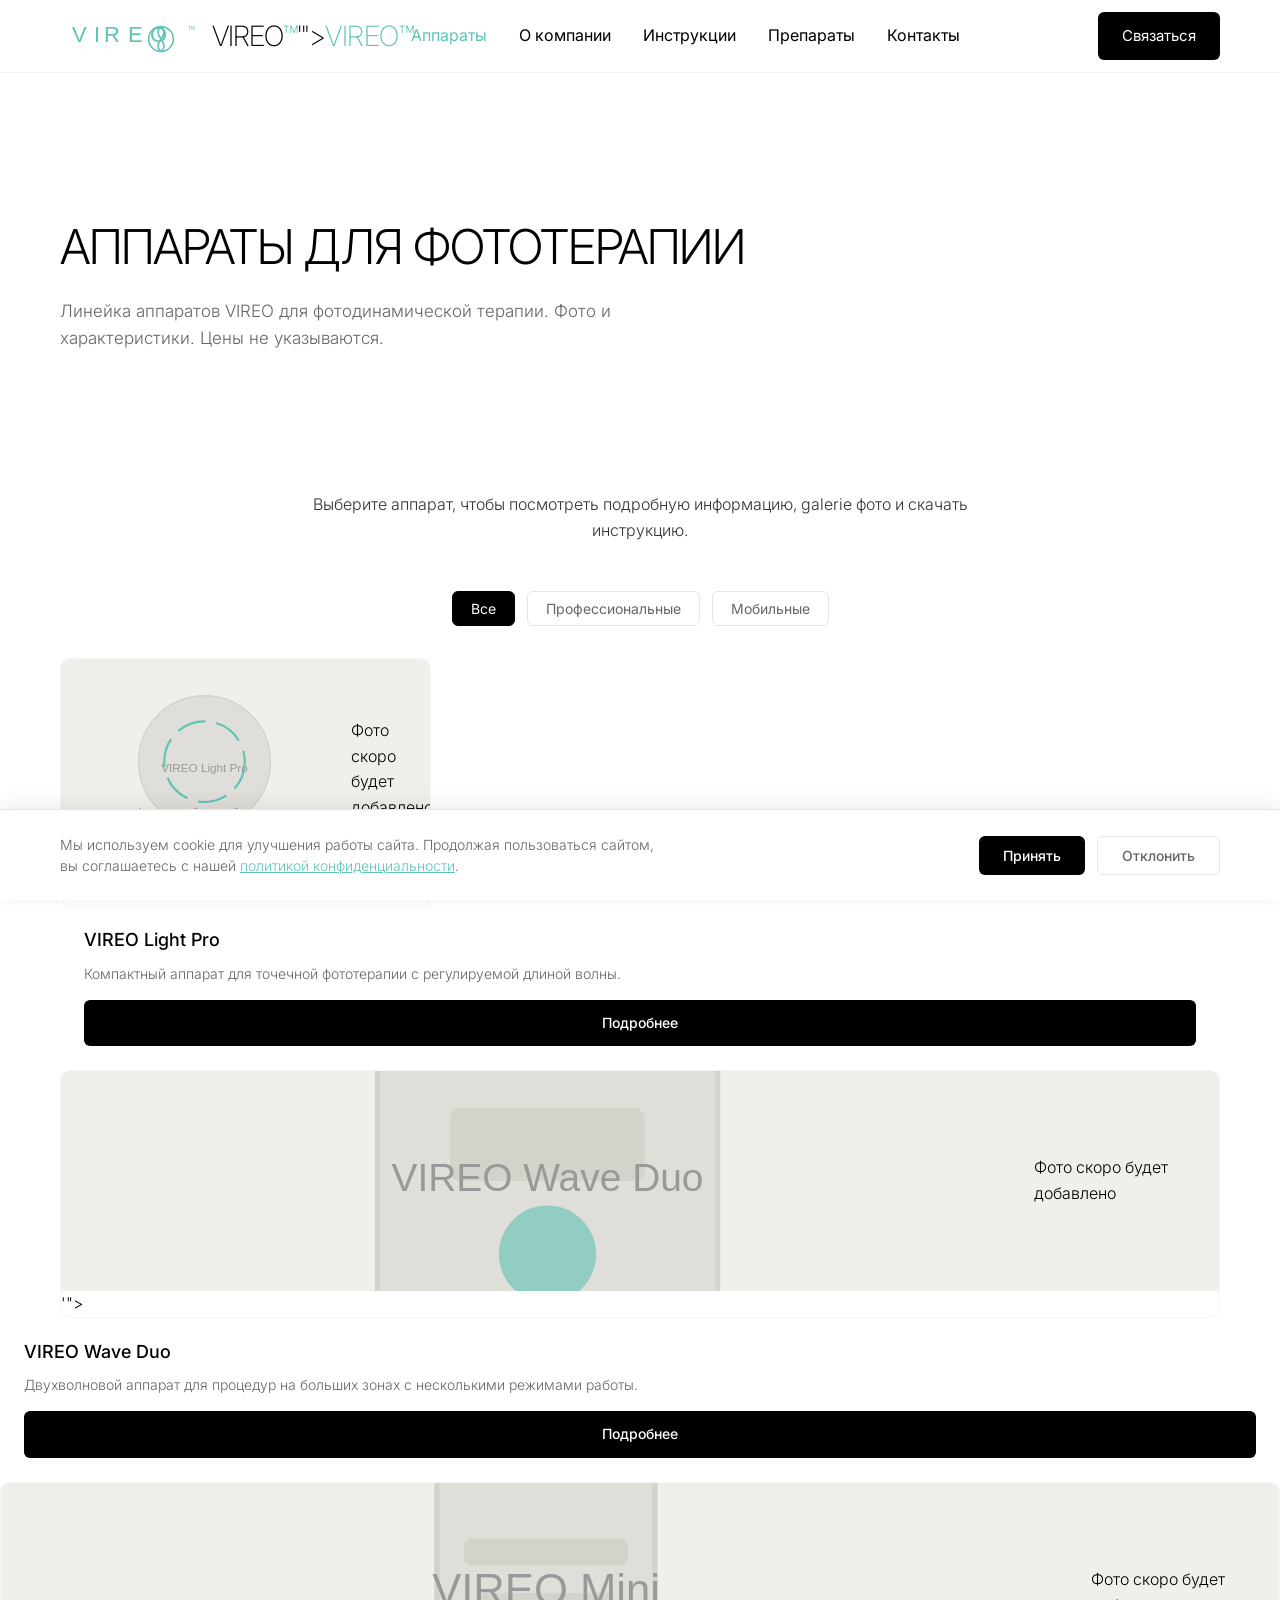
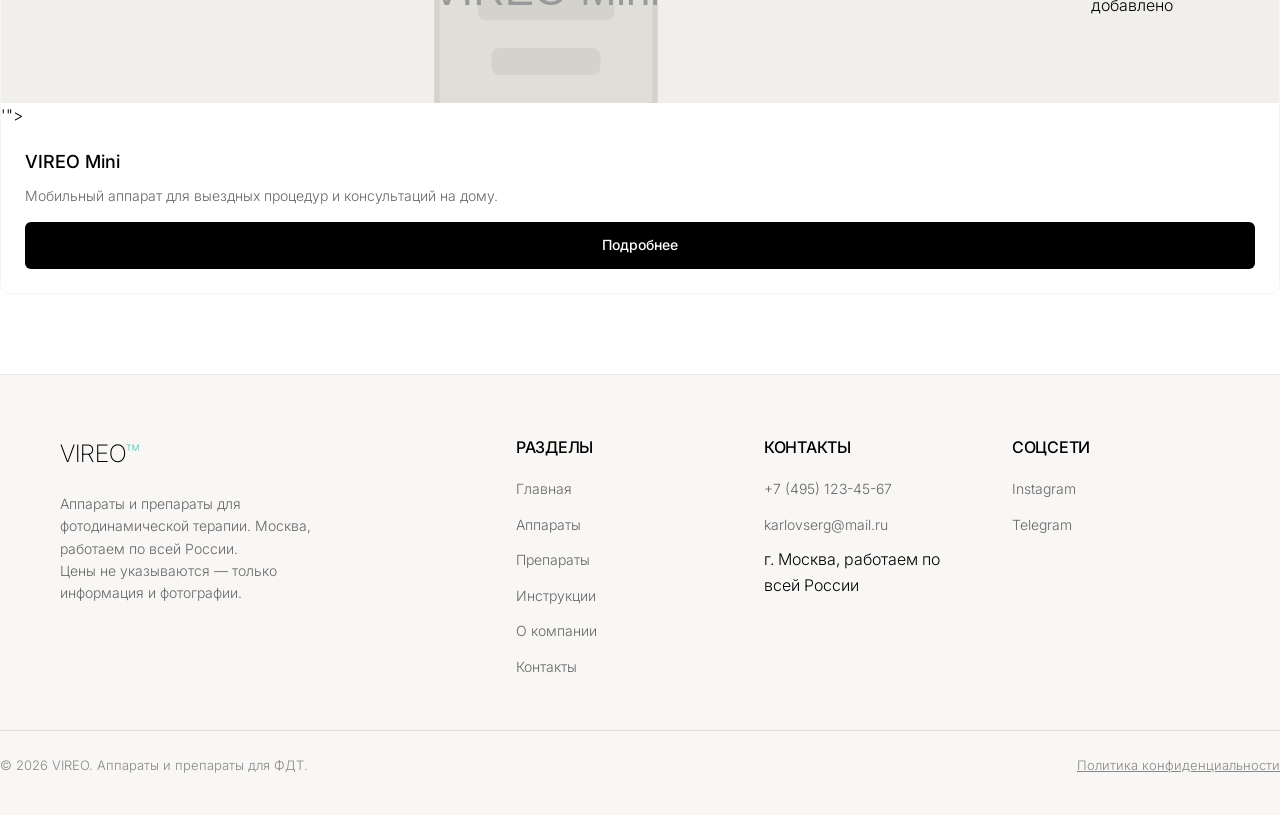
<file: vireo-site/apparaty.html>
<!DOCTYPE html>
<html lang="ru">
<head>
  <meta charset="UTF-8">
  <meta name="viewport" content="width=device-width, initial-scale=1.0">
  <title>Аппараты для ФДТ — VIREO</title>
  <meta name="description" content="Линейка аппаратов для фотодинамической терапии VIREO. Фото, описание, характеристики. Цены не указываются. Москва, работаем по всей России.">
  <link rel="preconnect" href="https://fonts.googleapis.com">
  <link rel="preconnect" href="https://fonts.gstatic.com" crossorigin>
  <link href="https://fonts.googleapis.com/css2?family=Inter:wght@300;400;500&display=swap" rel="stylesheet">
  <link rel="stylesheet" href="css/style.css">
  <link rel="icon" type="image/svg+xml" href="data:image/svg+xml,%3Csvg xmlns='http://www.w3.org/2000/svg' viewBox='0 0 32 32'%3E%3Ctext y='16' font-size='24'%3E🌿%3C/text%3E%3C/svg%3E">
</head>
<body>

  <!-- Yandex Metrika placeholder -->
  <!-- Yandex.Metrika counter -->
  <!-- /Yandex.Metrika counter -->

  <!-- Cookie Banner -->
  <div class="cookie-banner">
    <div class="container">
      <div class="cookie-text">
        Мы используем cookie для улучшения работы сайта. Продолжая пользоваться сайтом, вы соглашаетесь с нашей <a href="politika.html">политикой конфиденциальности</a>.
      </div>
      <div class="cookie-actions">
        <button class="cookie-btn cookie-accept" id="cookieAccept">Принять</button>
        <button class="cookie-btn cookie-decline" id="cookieDecline">Отклонить</button>
      </div>
    </div>
  </div>

  <header class="header">
    <div class="container">
      <a href="index.html" class="logo">
        <img src="img/logo.svg" alt="VIREO логотип" onerror="this.style.display='none'; this.parentElement.innerHTML='<span class=\"logo-text\">VIREO<span>™</span></span>'">
        <span class="logo-text">VIREO<span>™</span></span>
      </a>

      <nav class="nav">
        <a href="apparaty.html" style="color:#5EC4B6;">Аппараты</a>
        <a href="o-kompanii.html">О компании</a>
        <a href="instruktsii.html">Инструкции</a>
        <a href="preparaty.html">Препараты</a>
        <a href="kontakty.html">Контакты</a>
      </nav>

      <a href="kontakty.html" class="btn-contact">Связаться</a>

      <button class="burger" aria-label="Открыть меню" aria-expanded="false">
        <span></span><span></span><span></span>
      </button>
    </div>
  </header>

  <!-- Breadcrumbs -->
  <nav class="breadcrumbs">
    <div class="container">
      <ol>
        <li><a href="index.html">Главная</a></li>
        <li><span>Аппараты</span></li>
      </ol>
    </div>
  </nav>

  <!-- Page Header -->
  <section class="page-header">
    <div class="container">
      <h1>Аппараты для фототерапии</h1>
      <p class="subtitle">Линейка аппаратов VIREO для фотодинамической терапии. Фото и характеристики. Цены не указываются.</p>
    </div>
  </section>

  <!-- Catalog -->
  <section class="section">
    <div class="container">
      <p class="catalog-intro">Выберите аппарат, чтобы посмотреть подробную информацию, galerie фото и скачать инструкцию.</p>

      <div class="catalog-controls">
        <button class="filter-btn active" data-filter="all">Все</button>
        <button class="filter-btn" data-filter="profi">Профессиональные</button>
        <button class="filter-btn" data-filter="mobile">Мобильные</button>
      </div>

      <div class="cards-grid" id="apparatusGrid">
        <article class="card fade-in" data-category="profi">
          <div class="card-image">
            <img src="img/apparat-1.svg" alt="Аппарат VIREO Light Pro" onerror="this.parentElement.innerHTML='<div class=\"card-placeholder\">Фото скоро будет добавлено</div>'">
          </div>
          <div class="card-content">
            <h3 class="card-title">VIREO Light Pro</h3>
            <p class="card-desc">Компактный аппарат для точечной фототерапии с регулируемой длиной волны.</p>
            <a href="apparat.html" class="card-btn">Подробнее</a>
          </div>
        </article>
        <article class="card fade-in" data-category="profi">
          <div class="card-image">
            <img src="img/apparat-2.svg" alt="Аппарат VIREO Wave Duo" onerror="this.parentElement.innerHTML='<div class=\"card-placeholder\">Фото скоро будет добавлено</div>'">
          </div>
          <div class="card-content">
            <h3 class="card-title">VIREO Wave Duo</h3>
            <p class="card-desc">Двухволновой аппарат для процедур на больших зонах с несколькими режимами работы.</p>
            <a href="apparat.html" class="card-btn">Подробнее</a>
          </div>
        </article>
        <article class="card fade-in" data-category="mobile">
          <div class="card-image">
            <img src="img/apparat-3.svg" alt="Аппарат VIREO Mini" onerror="this.parentElement.innerHTML='<div class=\"card-placeholder\">Фото скоро будет добавлено</div>'">
          </div>
          <div class="card-content">
            <h3 class="card-title">VIREO Mini</h3>
            <p class="card-desc">Мобильный аппарат для выездных процедур и консультаций на дому.</p>
            <a href="apparat.html" class="card-btn">Подробнее</a>
          </div>
        </article>
      </div>
    </div>
  </section>

  <footer class="footer">
    <div class="container">
      <div class="footer-col">
        <div class="footer-logo">VIREO<span style="color:#5EC4B6;">™</span></div>
        <div class="footer-desc">
          Аппараты и препараты для фотодинамической терапии. Москва, работаем по всей России.<br>
          Цены не указываются — только информация и фотографии.
        </div>
      </div>
      <div class="footer-col">
        <h4>разделы</h4>
        <ul>
          <li><a href="index.html">Главная</a></li>
          <li><a href="apparaty.html">Аппараты</a></li>
          <li><a href="preparaty.html">Препараты</a></li>
          <li><a href="instruktsii.html">Инструкции</a></li>
          <li><a href="o-kompanii.html">О компании</a></li>
          <li><a href="kontakty.html">Контакты</a></li>
        </ul>
      </div>
      <div class="footer-col">
        <h4>контакты</h4>
        <ul>
          <li><a href="tel:+74951234567">+7 (495) 123-45-67</a></li>
          <li><a href="mailto:karlovserg@mail.ru">karlovserg@mail.ru</a></li>
          <li>г. Москва, работаем по всей России</li>
        </ul>
      </div>
      <div class="footer-col">
        <h4>соцсети</h4>
        <ul>
          <li><a href="https://www.instagram.com/fdt_vireo" target="_blank" rel="noopener noreferrer">Instagram</a></li>
          <li><a href="https://t.me/+DcnB9CETJRs0MjUy" target="_blank" rel="noopener noreferrer">Telegram</a></li>
        </ul>
      </div>
    </div>
    <div class="footer-bottom">
      <span>© 2026 VIREO. Аппараты и препараты для ФДТ.</span>
      <a href="politika.html" class="policy-link">Политика конфиденциальности</a>
    </div>
  </footer>

  <script src="js/main.js"></script>
  <script>
    document.getElementById('cookieAccept')?.addEventListener('click', function() {
      document.querySelector('.cookie-banner').style.display = 'none';
      localStorage.setItem('vireo_cookie_accepted', 'true');
    });
    document.getElementById('cookieDecline')?.addEventListener('click', function() {
      document.querySelector('.cookie-banner').style.display = 'none';
      localStorage.setItem('vireo_cookie_accepted', 'true');
    });
    if (localStorage.getItem('vireo_cookie_accepted')) {
      document.querySelector('.cookie-banner').style.display = 'none';
    }

    // Filter buttons
    const filterBtns = document.querySelectorAll('.filter-btn');
    const cards = document.querySelectorAll('.card[data-category]');
    filterBtns.forEach(btn => {
      btn.addEventListener('click', () => {
        filterBtns.forEach(b => b.classList.remove('active'));
        btn.classList.add('active');
        const filter = btn.getAttribute('data-filter');
        cards.forEach(card => {
          if (filter === 'all' || card.getAttribute('data-category') === filter) {
            card.style.display = 'block';
          } else {
            card.style.display = 'none';
          }
        });
      });
    });
  </script>
</body>
</html>
</file>
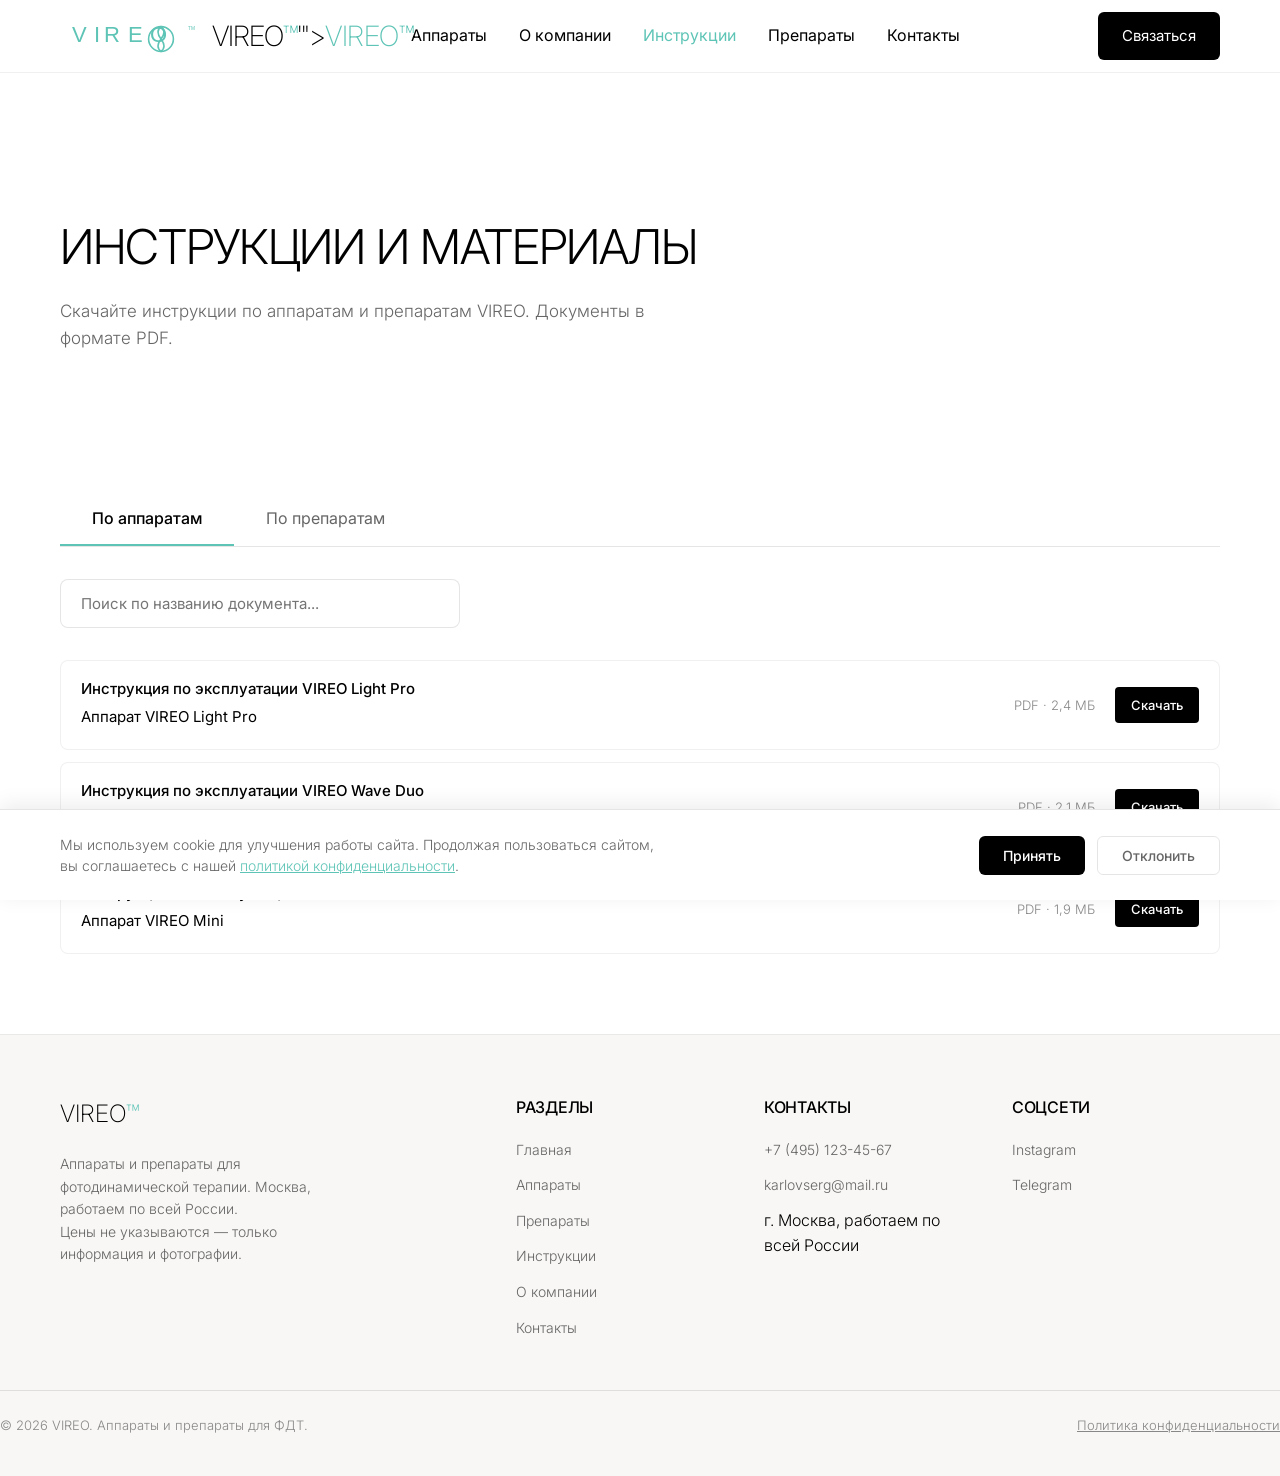
<file: vireo-site/instruktsii.html>
<!DOCTYPE html>
<html lang="ru">
<head>
  <meta charset="UTF-8">
  <meta name="viewport" content="width=device-width, initial-scale=1.0">
  <title>Инструкции — VIREO</title>
  <meta name="description" content="Инструкции по аппаратам и препаратам VIREO для скачивания. PDF документы. Поиск по названию. Москва, работаем по всей России.">
  <link rel="preconnect" href="https://fonts.googleapis.com">
  <link rel="preconnect" href="https://fonts.gstatic.com" crossorigin>
  <link href="https://fonts.googleapis.com/css2?family=Inter:wght@300;400;500&display=swap" rel="stylesheet">
  <link rel="stylesheet" href="css/style.css">
  <link rel="icon" type="image/svg+xml" href="data:image/svg+xml,%3Csvg xmlns='http://www.w3.org/2000/svg' viewBox='0 0 32 32'%3E%3Ctext y='16' font-size='24'%3E🌿%3C/text%3E%3C/svg%3E">
</head>
<body>

  <!-- Yandex Metrika placeholder -->
  <!-- Yandex.Metrika counter -->
  <!-- /Yandex.Metrika counter -->

  <!-- Cookie Banner -->
  <div class="cookie-banner">
    <div class="container">
      <div class="cookie-text">
        Мы используем cookie для улучшения работы сайта. Продолжая пользоваться сайтом, вы соглашаетесь с нашей <a href="politika.html">политикой конфиденциальности</a>.
      </div>
      <div class="cookie-actions">
        <button class="cookie-btn cookie-accept" id="cookieAccept">Принять</button>
        <button class="cookie-btn cookie-decline" id="cookieDecline">Отклонить</button>
      </div>
    </div>
  </div>

  <header class="header">
    <div class="container">
      <a href="index.html" class="logo">
        <img src="img/logo.svg" alt="VIREO логотип" onerror="this.style.display='none'; this.parentElement.innerHTML='<span class=\"logo-text\">VIREO<span>™</span></span>'">
        <span class="logo-text">VIREO<span>™</span></span>
      </a>

      <nav class="nav">
        <a href="apparaty.html">Аппараты</a>
        <a href="o-kompanii.html">О компании</a>
        <a href="instruktsii.html" style="color:#5EC4B6;">Инструкции</a>
        <a href="preparaty.html">Препараты</a>
        <a href="kontakty.html">Контакты</a>
      </nav>

      <a href="kontakty.html" class="btn-contact">Связаться</a>

      <button class="burger" aria-label="Открыть меню" aria-expanded="false">
        <span></span><span></span><span></span>
      </button>
    </div>
  </header>

  <!-- Breadcrumbs -->
  <nav class="breadcrumbs">
    <div class="container">
      <ol>
        <li><a href="index.html">Главная</a></li>
        <li><span>Инструкции</span></li>
      </ol>
    </div>
  </nav>

  <section class="page-header">
    <div class="container">
      <h1>Инструкции и материалы</h1>
      <p class="subtitle">Скачайте инструкции по аппаратам и препаратам VIREO. Документы в формате PDF.</p>
    </div>
  </section>

  <section class="section">
    <div class="container">
      <div class="tabs">
        <button class="tab-btn active" data-tab="apparatus">По аппаратам</button>
        <button class="tab-btn" data-tab="drugs">По препаратам</button>
      </div>

      <div class="search-box fade-in">
        <input type="text" placeholder="Поиск по названию документа...">
      </div>

      <div class="instructions-list" id="instrApparatus">
        <div class="instr-item fade-in">
          <div class="instr-info">
            <div class="instr-name">Инструкция по эксплуатации VIREO Light Pro</div>
            <div class="instr-name" style="font-weight:400;">Аппарат VIREO Light Pro</div>
          </div>
          <div class="instr-file">PDF · 2,4 МБ</div>
          <a href="files/instruction-apparat.pdf" class="download-btn" style="padding:8px 16px; font-size:13px; background:#000; color:#fff; border-radius:4px; white-space:nowrap;">Скачать</a>
        </div>
        <div class="instr-item fade-in" style="animation-delay:0.1s;">
          <div class="instr-info">
            <div class="instr-name">Инструкция по эксплуатации VIREO Wave Duo</div>
            <div class="instr-name" style="font-weight:400;">Аппарат VIREO Wave Duo</div>
          </div>
          <div class="instr-file">PDF · 2,1 МБ</div>
          <a href="files/instruction-apparat.pdf" class="download-btn" style="padding:8px 16px; font-size:13px; background:#000; color:#fff; border-radius:4px; white-space:nowrap;">Скачать</a>
        </div>
        <div class="instr-item fade-in" style="animation-delay:0.2s;">
          <div class="instr-info">
            <div class="instr-name">Инструкция по эксплуатации VIREO Mini</div>
            <div class="instr-name" style="font-weight:400;">Аппарат VIREO Mini</div>
          </div>
          <div class="instr-file">PDF · 1,9 МБ</div>
          <a href="files/instruction-apparat.pdf" class="download-btn" style="padding:8px 16px; font-size:13px; background:#000; color:#fff; border-radius:4px; white-space:nowrap;">Скачать</a>
        </div>
      </div>

      <div class="instructions-list" id="instrDrugs" style="display:none;">
        <div class="instr-item fade-in">
          <div class="instr-info">
            <div class="instr-name">Инструкция по применению VIREO Gel</div>
            <div class="instr-name" style="font-weight:400;">Препарат VIREO Gel Фотосенсибилизатор</div>
          </div>
          <div class="instr-file">PDF · 1,8 МБ</div>
          <a href="files/instruction-preparat.pdf" class="download-btn" style="padding:8px 16px; font-size:13px; background:#000; color:#fff; border-radius:4px; white-space:nowrap;">Скачать</a>
        </div>
        <div class="instr-item fade-in" style="animation-delay:0.1s;">
          <div class="instr-info">
            <div class="instr-name">Инструкция по применению VIREO Solution</div>
            <div class="instr-name" style="font-weight:400;">Препарат VIREO Solution Раствор</div>
          </div>
          <div class="instr-file">PDF · 1,6 МБ</div>
          <a href="files/instruction-preparat.pdf" class="download-btn" style="padding:8px 16px; font-size:13px; background:#000; color:#fff; border-radius:4px; white-space:nowrap;">Скачать</a>
        </div>
        <div class="instr-item fade-in" style="animation-delay:0.2s;">
          <div class="instr-info">
            <div class="instr-name">Инструкция по применению VIREO Cream</div>
            <div class="instr-name" style="font-weight:400;">Препарат VIREO Cream Крем</div>
          </div>
          <div class="instr-file">PDF · 1,7 МБ</div>
          <a href="files/instruction-preparat.pdf" class="download-btn" style="padding:8px 16px; font-size:13px; background:#000; color:#fff; border-radius:4px; white-space:nowrap;">Скачать</a>
        </div>
      </div>

      <div class="no-results" style="display:none;">
        Документы по вашему запросу не найдены
      </div>
    </div>
  </section>

  <footer class="footer">
    <div class="container">
      <div class="footer-col">
        <div class="footer-logo">VIREO<span style="color:#5EC4B6;">™</span></div>
        <div class="footer-desc">
          Аппараты и препараты для фотодинамической терапии. Москва, работаем по всей России.<br>
          Цены не указываются — только информация и фотографии.
        </div>
      </div>
      <div class="footer-col">
        <h4>разделы</h4>
        <ul>
          <li><a href="index.html">Главная</a></li>
          <li><a href="apparaty.html">Аппараты</a></li>
          <li><a href="preparaty.html">Препараты</a></li>
          <li><a href="instruktsii.html">Инструкции</a></li>
          <li><a href="o-kompanii.html">О компании</a></li>
          <li><a href="kontakty.html">Контакты</a></li>
        </ul>
      </div>
      <div class="footer-col">
        <h4>контакты</h4>
        <ul>
          <li><a href="tel:+74951234567">+7 (495) 123-45-67</a></li>
          <li><a href="mailto:karlovserg@mail.ru">karlovserg@mail.ru</a></li>
          <li>г. Москва, работаем по всей России</li>
        </ul>
      </div>
      <div class="footer-col">
        <h4>соцсети</h4>
        <ul>
          <li><a href="https://www.instagram.com/fdt_vireo" target="_blank" rel="noopener noreferrer">Instagram</a></li>
          <li><a href="https://t.me/+DcnB9CETJRs0MjUy" target="_blank" rel="noopener noreferrer">Telegram</a></li>
        </ul>
      </div>
    </div>
    <div class="footer-bottom">
      <span>© 2026 VIREO. Аппараты и препараты для ФДТ.</span>
      <a href="politika.html" class="policy-link">Политика конфиденциальности</a>
    </div>
  </footer>

  <script src="js/main.js"></script>
  <script>
    document.getElementById('cookieAccept')?.addEventListener('click', function() {
      document.querySelector('.cookie-banner').style.display = 'none';
      localStorage.setItem('vireo_cookie_accepted', 'true');
    });
    document.getElementById('cookieDecline')?.addEventListener('click', function() {
      document.querySelector('.cookie-banner').style.display = 'none';
      localStorage.setItem('vireo_cookie_accepted', 'true');
    });
    if (localStorage.getItem('vireo_cookie_accepted')) {
      document.querySelector('.cookie-banner').style.display = 'none';
    }

    // Tabs
    const tabBtns = document.querySelectorAll('.tab-btn');
    tabBtns.forEach(btn => {
      btn.addEventListener('click', () => {
        tabBtns.forEach(b => b.classList.remove('active'));
        btn.classList.add('active');
        const tab = btn.getAttribute('data-tab');
        document.getElementById('instrApparatus').style.display = tab === 'apparatus' ? 'block' : 'none';
        document.getElementById('instrDrugs').style.display = tab === 'drugs' ? 'block' : 'none';
      });
    });
  </script>
</body>
</html>
</file>
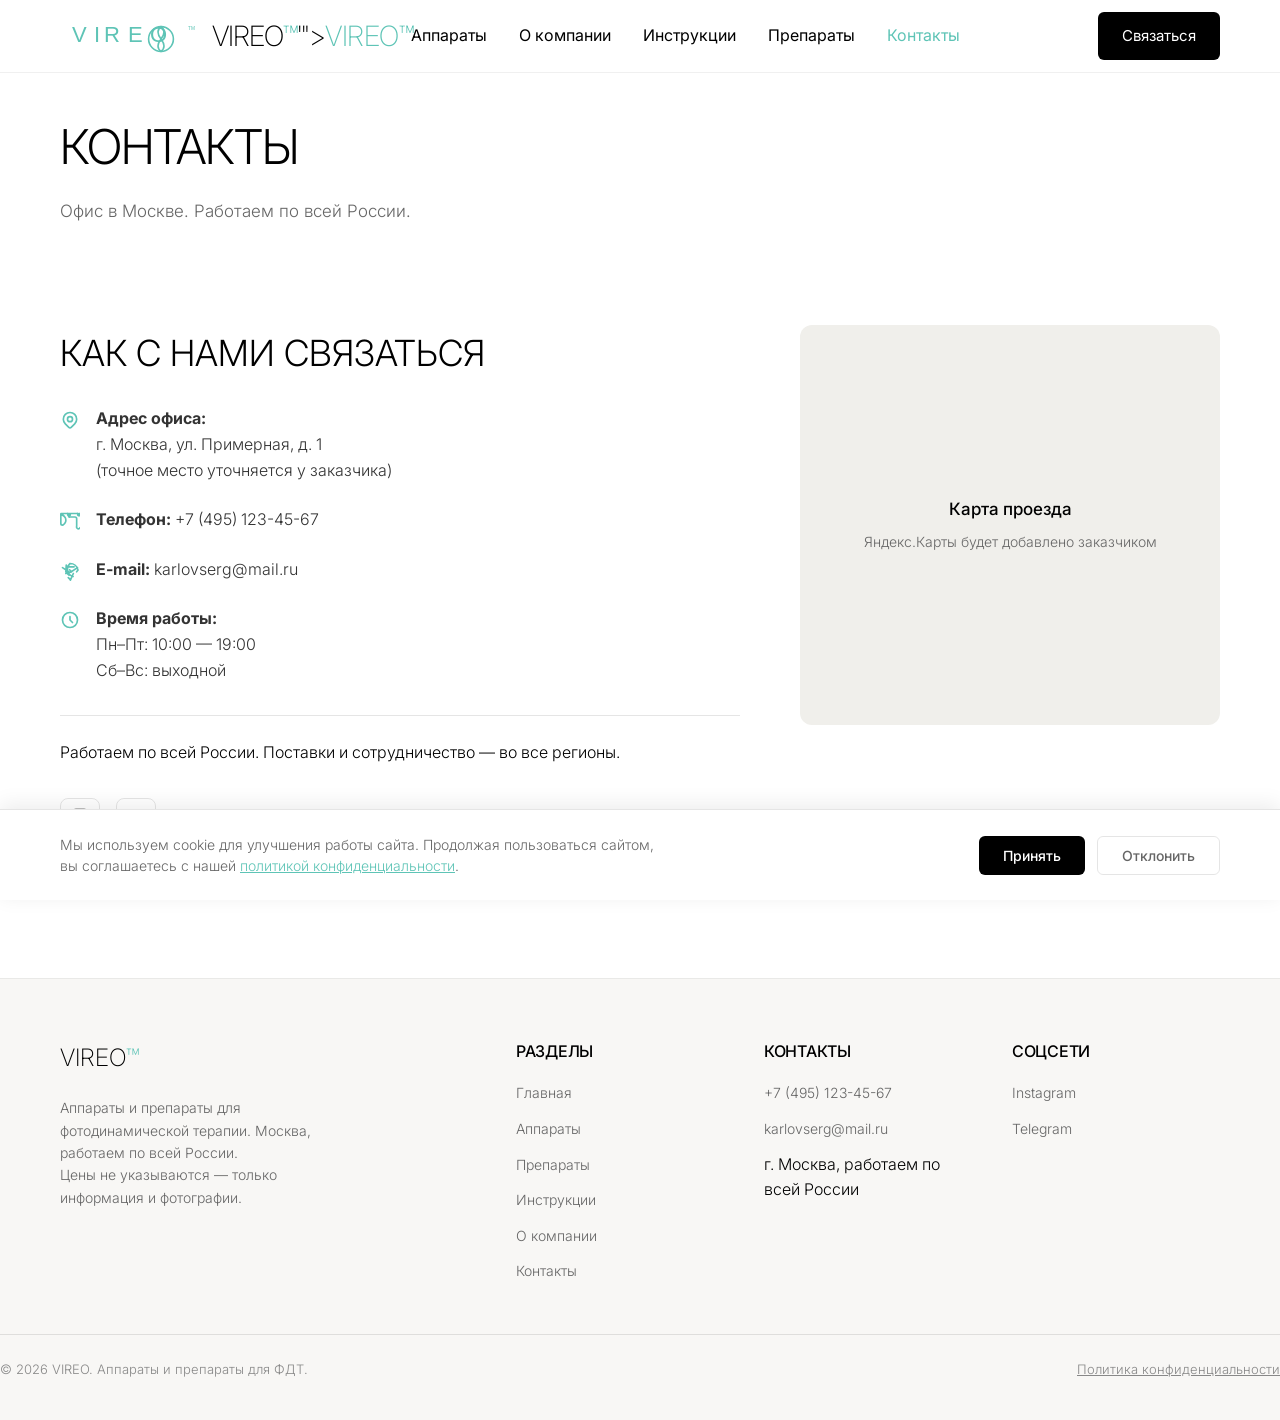
<file: vireo-site/kontakty.html>
<!DOCTYPE html>
<html lang="ru">
<head>
  <meta charset="UTF-8">
  <meta name="viewport" content="width=device-width, initial-scale=1.0">
  <title>Контакты — VIREO</title>
  <meta name="description" content="Контакты компании VIREO: адрес офиса в Москве, телефон, e-mail, время работы, соцсети, форма обратной связи. Работаем по всей России.">
  <link rel="preconnect" href="https://fonts.googleapis.com">
  <link rel="preconnect" href="https://fonts.gstatic.com" crossorigin>
  <link href="https://fonts.googleapis.com/css2?family=Inter:wght@300;400;500&display=swap" rel="stylesheet">
  <link rel="stylesheet" href="css/style.css">
  <link rel="icon" type="image/svg+xml" href="data:image/svg+xml,%3Csvg xmlns='http://www.w3.org/2000/svg' viewBox='0 0 32 32'%3E%3Ctext y='16' font-size='24'%3E🌿%3C/text%3E%3C/svg%3E">
</head>
<body>

  <!-- Yandex Metrika placeholder -->
  <!-- Yandex.Metrika counter -->
  <!-- /Yandex.Metrika counter -->

  <!-- Cookie Banner -->
  <div class="cookie-banner">
    <div class="container">
      <div class="cookie-text">
        Мы используем cookie для улучшения работы сайта. Продолжая пользоваться сайтом, вы соглашаетесь с нашей <a href="politika.html">политикой конфиденциальности</a>.
      </div>
      <div class="cookie-actions">
        <button class="cookie-btn cookie-accept" id="cookieAccept">Принять</button>
        <button class="cookie-btn cookie-decline" id="cookieDecline">Отклонить</button>
      </div>
    </div>
  </div>

  <header class="header">
    <div class="container">
      <a href="index.html" class="logo">
        <img src="img/logo.svg" alt="VIREO логотип" onerror="this.style.display='none'; this.parentElement.innerHTML='<span class=\"logo-text\">VIREO<span>™</span></span>'">
        <span class="logo-text">VIREO<span>™</span></span>
      </a>

      <nav class="nav">
        <a href="apparaty.html">Аппараты</a>
        <a href="o-kompanii.html">О компании</a>
        <a href="instruktsii.html">Инструкции</a>
        <a href="preparaty.html">Препараты</a>
        <a href="kontakty.html" style="color:#5EC4B6;">Контакты</a>
      </nav>

      <a href="kontakty.html" class="btn-contact">Связаться</a>

      <button class="burger" aria-label="Открыть меню" aria-expanded="false">
        <span></span><span></span><span></span>
      </button>
    </div>
  </header>

  <!-- Breadcrumbs -->
  <nav class="breadcrumbs">
    <div class="container">
      <ol>
        <li><a href="index.html">Главная</a></li>
        <li><span>Контакты</span></li>
      </ol>
    </div>
  </nav>

  <section class="page-header contacts-page">
    <div class="container">
      <h1>Контакты</h1>
      <p class="subtitle">Офис в Москве. Работаем по всей России.</p>
    </div>
  </section>

  <section class="section contacts-page">
    <div class="container">
      <div class="contacts-layout">
        <div class="contact-info">
          <h2>Как с нами связаться</h2>

          <div class="contact-item-page">
            <svg class="contact-icon" fill="none" stroke="currentColor" viewBox="0 0 24 24"><path stroke-linecap="round" stroke-linejoin="round" stroke-width="2" d="M17.657 16.657L13.414 20.9a1.998 1.998 0 01-2.827 0l-4.244-4.243a8 8 0 1111.314 0z"></path><path stroke-linecap="round" stroke-linejoin="round" stroke-width="2" d="M15 11a3 3 0 11-6 0 3 3 0 016 0z"></path></svg>
            <div class="contact-text">
              <strong>Адрес офиса:</strong><br>
              г. Москва, ул. Примерная, д. 1<br>
              (точное место уточняется у заказчика)
            </div>
          </div>

          <div class="contact-item-page">
            <svg class="contact-icon" fill="none" stroke="currentColor" viewBox="0 0 24 24"><path stroke-linecap="round" stroke-linejoin="round" stroke-width="2" d="M3 5a2 2 0 012-2h3.28a1 1 0 011 1.72l.131.132a2 2 0 002.828 0l.131-.132A1 1 0 019.712 3h10.576a1 1 0 011 1.72l.131.132a2 2 0 002.828 0l.131-.132A1 1 0 0122.712 3h.28a2 2 0 012 2v13.576c0 .921-.591 1.71-1.435 2.005l-.131.132a2 2 0 01-2.828 0l-.131-.132A2 2 0 0120 18.424v-9.248a2 2 0 00-2-2h-6.28a1 1 0 01-1-1.72l.131-.132A2 2 0 0011.712 3h-10.576a1 1 0 01-1 1.72l.131.132a2 2 0 00-2.828 0l-.131.132A1 1 0 013.28 17H3a2 2 0 01-2-2V5z"></path></svg>
            <div class="contact-text">
              <strong>Телефон:</strong> <a href="tel:+74951234567">+7 (495) 123-45-67</a>
            </div>
          </div>

          <div class="contact-item-page">
            <svg class="contact-icon" fill="none" stroke="currentColor" viewBox="0 0 24 24"><path stroke-linecap="round" stroke-linejoin="round" stroke-width="2" d="M3 8l7.89 5.26a2 2 0 002.22 0L21 8m-5.33 10.58A9 9 0 0112.055 3c4.74 0 8.61 3.36 9.62 7.92L20 13m-9 4a6 6 0 01-1.332-9.982L17 7m-6 10l-4-4m0 0L7.5 5M12 22l-2-2m2.5 3L16 15m-2-2l-2.5-2.5m-2.5 2.5L7 15"></path></svg>
            <div class="contact-text">
              <strong>E-mail:</strong> <a href="mailto:karlovserg@mail.ru">karlovserg@mail.ru</a>
            </div>
          </div>

          <div class="contact-item-page">
            <svg class="contact-icon" fill="none" stroke="currentColor" viewBox="0 0 24 24"><path stroke-linecap="round" stroke-linejoin="round" stroke-width="2" d="M12 8v4l3 3m6-3a9 9 0 11-18 0 9 9 0 0118 0z"></path></svg>
            <div class="contact-text">
              <strong>Время работы:</strong><br>
              Пн–Пт: 10:00 — 19:00<br>
            Сб–Вс: выходной
            </div>
          </div>

          <div class="region-note">
            Работаем по всей России. Поставки и сотрудничество — во все регионы.
          </div>

          <div class="socials-page">
            <a href="https://www.instagram.com/fdt_vireo" class="social-link" target="_blank" rel="noopener noreferrer" aria-label="Instagram">
              <svg width="20" height="20" fill="currentColor" viewBox="0 0 24 24"><rect width="20" height="20" x="2" y="2" rx="5" ry="5" style="fill:none;stroke:currentColor;stroke-width:2"/><path d="M12 6a6 6 0 110 12 6 6 0 010-12z" style="fill:none;stroke:currentColor;stroke-width:2"/><circle cx="12" cy="12" r="3" style="fill:none;stroke:currentColor;stroke-width:2"/></svg>
            </a>
            <a href="https://t.me/+DcnB9CETJRs0MjUy" class="social-link" target="_blank" rel="noopener noreferrer" aria-label="Telegram">
              <svg width="20" height="20" fill="currentColor" viewBox="0 0 24 24"><path d="M5.5 18.6l2.8-2.7L5.5 13.2V8.4l5.4 5.2 5.6-5.4L18.2 5.3l-8.4 8.2z" style="fill:none;stroke:currentColor;stroke-width:2;stroke-linecap:round;stroke-linejoin:round"/></svg>
            </a>
          </div>
        </div>

        <div class="map-container">
          <div class="map-placeholder">
            <div style="text-align:center;">
              <div style="font-size:17px; color:#000; margin-bottom:8px; font-weight:500;">Карта проезда</div>
              <div style="font-size:14px; color:#666;">Яндекс.Карты будет добавлено заказчиком</div>
            </div>
          </div>
        </div>

      </div>
    </div>
  </section>

  <footer class="footer">
    <div class="container">
      <div class="footer-col">
        <div class="footer-logo">VIREO<span style="color:#5EC4B6;">™</span></div>
        <div class="footer-desc">
          Аппараты и препараты для фотодинамической терапии. Москва, работаем по всей России.<br>
          Цены не указываются — только информация и фотографии.
        </div>
      </div>
      <div class="footer-col">
        <h4>разделы</h4>
        <ul>
          <li><a href="index.html">Главная</a></li>
          <li><a href="apparaty.html">Аппараты</a></li>
          <li><a href="preparaty.html">Препараты</a></li>
          <li><a href="instruktsii.html">Инструкции</a></li>
          <li><a href="o-kompanii.html">О компании</a></li>
          <li><a href="kontakty.html">Контакты</a></li>
        </ul>
      </div>
      <div class="footer-col">
        <h4>контакты</h4>
        <ul>
          <li><a href="tel:+74951234567">+7 (495) 123-45-67</a></li>
          <li><a href="mailto:karlovserg@mail.ru">karlovserg@mail.ru</a></li>
          <li>г. Москва, работаем по всей России</li>
        </ul>
      </div>
      <div class="footer-col">
        <h4>соцсети</h4>
        <ul>
          <li><a href="https://www.instagram.com/fdt_vireo" target="_blank" rel="noopener noreferrer">Instagram</a></li>
          <li><a href="https://t.me/+DcnB9CETJRs0MjUy" target="_blank" rel="noopener noreferrer">Telegram</a></li>
        </ul>
      </div>
    </div>
    <div class="footer-bottom">
      <span>© 2026 VIREO. Аппараты и препараты для ФДТ.</span>
      <a href="politika.html" class="policy-link">Политика конфиденциальности</a>
    </div>
  </footer>

  <script src="js/main.js"></script>
  <script>
    document.getElementById('cookieAccept')?.addEventListener('click', function() {
      document.querySelector('.cookie-banner').style.display = 'none';
      localStorage.setItem('vireo_cookie_accepted', 'true');
    });
    document.getElementById('cookieDecline')?.addEventListener('click', function() {
      document.querySelector('.cookie-banner').style.display = 'none';
      localStorage.setItem('vireo_cookie_accepted', 'true');
    });
    if (localStorage.getItem('vireo_cookie_accepted')) {
      document.querySelector('.cookie-banner').style.display = 'none';
    }
  </script>
</body>
</html>
</file>
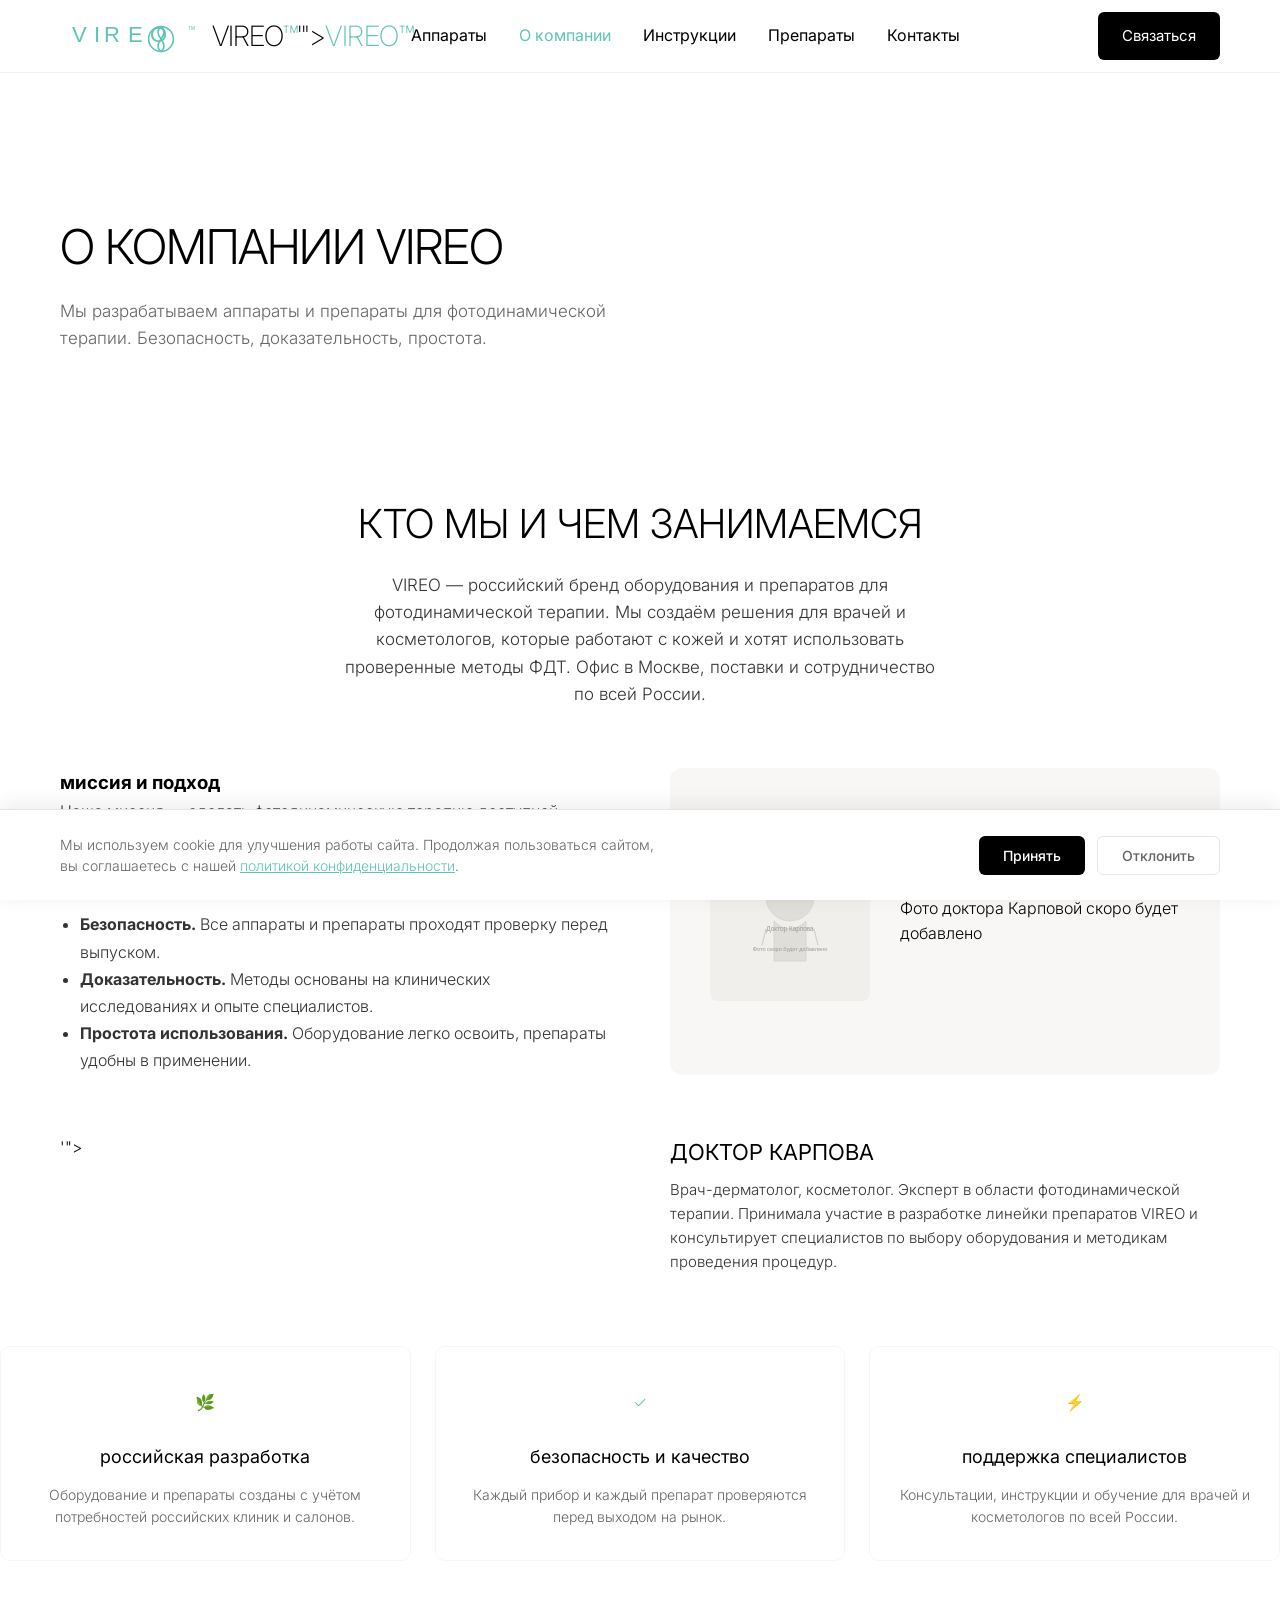
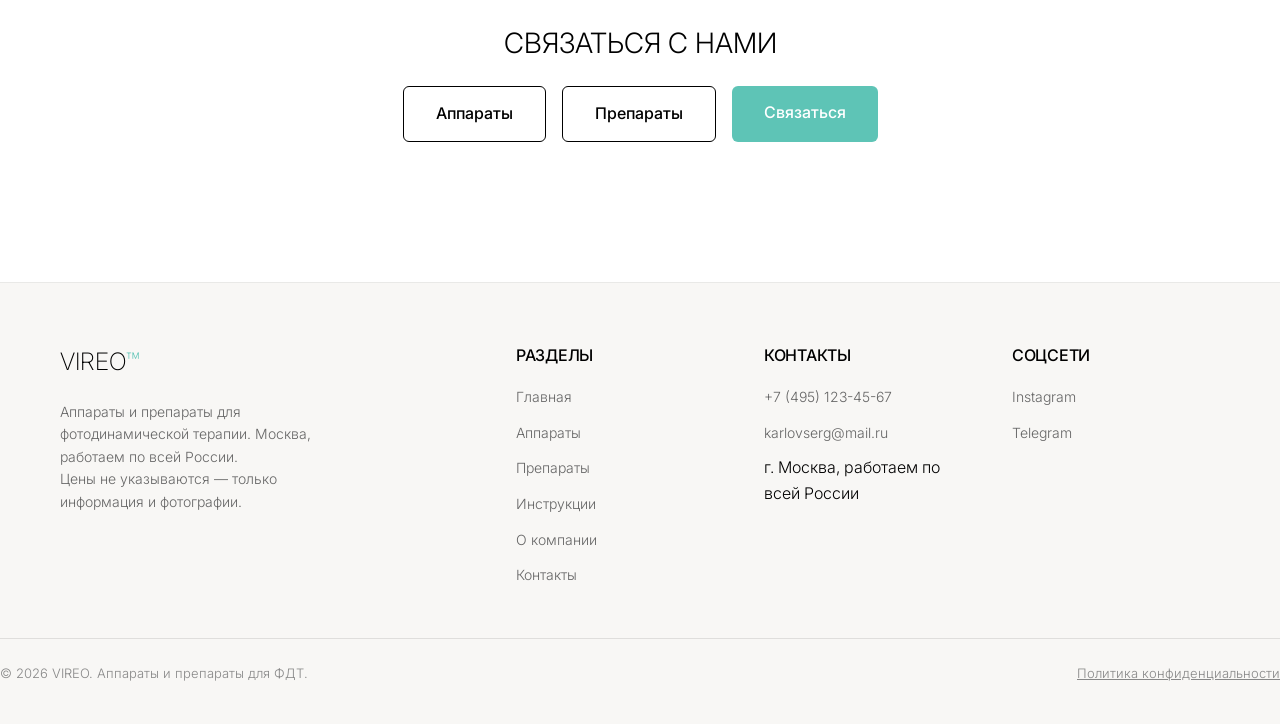
<file: vireo-site/o-kompanii.html>
<!DOCTYPE html>
<html lang="ru">
<head>
  <meta charset="UTF-8">
  <meta name="viewport" content="width=device-width, initial-scale=1.0">
  <title>О компании VIREO</title>
  <meta name="description" content="О компании VIREO — аппараты и препараты для фотодинамической терапии. Миссия, эксперт доктор Карпова, преимущества. Москва, работаем по всей России.">
  <link rel="preconnect" href="https://fonts.googleapis.com">
  <link rel="preconnect" href="https://fonts.gstatic.com" crossorigin>
  <link href="https://fonts.googleapis.com/css2?family=Inter:wght@300;400;500&display=swap" rel="stylesheet">
  <link rel="stylesheet" href="css/style.css">
  <link rel="icon" type="image/svg+xml" href="data:image/svg+xml,%3Csvg xmlns='http://www.w3.org/2000/svg' viewBox='0 0 32 32'%3E%3Ctext y='16' font-size='24'%3E🌿%3C/text%3E%3C/svg%3E">
</head>
<body>

  <!-- Yandex Metrika placeholder -->
  <!-- Yandex.Metrika counter -->
  <!-- /Yandex.Metrika counter -->

  <!-- Cookie Banner -->
  <div class="cookie-banner">
    <div class="container">
      <div class="cookie-text">
        Мы используем cookie для улучшения работы сайта. Продолжая пользоваться сайтом, вы соглашаетесь с нашей <a href="politika.html">политикой конфиденциальности</a>.
      </div>
      <div class="cookie-actions">
        <button class="cookie-btn cookie-accept" id="cookieAccept">Принять</button>
        <button class="cookie-btn cookie-decline" id="cookieDecline">Отклонить</button>
      </div>
    </div>
  </div>

  <header class="header">
    <div class="container">
      <a href="index.html" class="logo">
        <img src="img/logo.svg" alt="VIREO логотип" onerror="this.style.display='none'; this.parentElement.innerHTML='<span class=\"logo-text\">VIREO<span>™</span></span>'">
        <span class="logo-text">VIREO<span>™</span></span>
      </a>

      <nav class="nav">
        <a href="apparaty.html">Аппараты</a>
        <a href="o-kompanii.html" style="color:#5EC4B6;">О компании</a>
        <a href="instruktsii.html">Инструкции</a>
        <a href="preparaty.html">Препараты</a>
        <a href="kontakty.html">Контакты</a>
      </nav>

      <a href="kontakty.html" class="btn-contact">Связаться</a>

      <button class="burger" aria-label="Открыть меню" aria-expanded="false">
        <span></span><span></span><span></span>
      </button>
    </div>
  </header>

  <!-- Breadcrumbs -->
  <nav class="breadcrumbs">
    <div class="container">
      <ol>
        <li><a href="index.html">Главная</a></li>
        <li><span>О компании</span></li>
      </ol>
    </div>
  </nav>

  <section class="page-header">
    <div class="container">
      <h1>О компании VIREO</h1>
      <p class="subtitle">Мы разрабатываем аппараты и препараты для фотодинамической терапии. Безопасность, доказательность, простота.</p>
    </div>
  </section>

  <section class="section">
    <div class="container">
      <div class="about-hero fade-in">
        <h2>Кто мы и чем занимаемся</h2>
        <p>VIREO — российский бренд оборудования и препаратов для фотодинамической терапии. Мы создаём решения для врачей и косметологов, которые работают с кожей и хотят использовать проверенные методы ФДТ. Офис в Москве, поставки и сотрудничество по всей России.</p>
      </div>

      <div class="about-grid">
        <div class="about-text fade-in" style="animation-delay:0.1s;">
          <h3>миссия и подход</h3>
          <p>Наша миссия — сделать фотодинамическую терапию доступной, безопасной и понятной для специалистов по всей России.</p>
          <p>Мы придерживаемся трёх принципов:</p>
          <ul style="list-style:disc; padding-left:20px; color:#333; line-height:1.7; margin-top:16px;">
            <li><strong>Безопасность.</strong> Все аппараты и препараты проходят проверку перед выпуском.</li>
            <li><strong>Доказательность.</strong> Методы основаны на клинических исследованиях и опыте специалистов.</li>
            <li><strong>Простота использования.</strong> Оборудование легко освоить, препараты удобны в применении.</li>
          </ul>
        </div>
        <div class="expert-card fade-in" style="animation-delay:0.2s;">
          <img src="img/expert-placeholder.svg" alt="Доктор Карпова" onerror="this.parentElement.innerHTML='<div style=\"width:160px;height:160px;background:#f0efeb;border-radius:8px;display:flex;align-items:center;justify-content:center;color:#888;font-size:14px;\">Фото доктора Карповой скоро будет добавлено</div>'">
          <div class="expert-card-info">
            <h3>Доктор Карпова</h3>
            <p>Врач-дерматолог, косметолог. Эксперт в области фотодинамической терапии. Принимала участие в разработке линейки препаратов VIREO и консультирует специалистов по выбору оборудования и методикам проведения процедур.</p>
          </div>
        </div>
      </div>

      <div class="advantages">
        <div class="advantage fade-in" style="animation-delay:0.3s;">
          <div class="advantage-icon" style="color:#5EC4B6;">🌿</div>
          <h4>российская разработка</h4>
          <p>Оборудование и препараты созданы с учётом потребностей российских клиник и салонов.</p>
        </div>
        <div class="advantage fade-in" style="animation-delay:0.4s;">
          <div class="advantage-icon" style="color:#5EC4B6;">✓</div>
          <h4>безопасность и качество</h4>
          <p>Каждый прибор и каждый препарат проверяются перед выходом на рынок.</p>
        </div>
        <div class="advantage fade-in" style="animation-delay:0.5s;">
          <div class="advantage-icon" style="color:#5EC4B6;">⚡</div>
          <h4>поддержка специалистов</h4>
          <p>Консультации, инструкции и обучение для врачей и косметологов по всей России.</p>
        </div>
      </div>

      <div class="about-cta fade-in" style="animation-delay:0.6s;">
        <h3>связаться с нами</h3>
        <div class="cta-buttons">
          <a href="apparaty.html" class="btn-outline">Аппараты</a>
          <a href="preparaty.html" class="btn-outline">Препараты</a>
          <a href="kontakty.html" class="btn-turquoise">Связаться</a>
        </div>
      </div>
    </div>
  </section>

  <footer class="footer">
    <div class="container">
      <div class="footer-col">
        <div class="footer-logo">VIREO<span style="color:#5EC4B6;">™</span></div>
        <div class="footer-desc">
          Аппараты и препараты для фотодинамической терапии. Москва, работаем по всей России.<br>
          Цены не указываются — только информация и фотографии.
        </div>
      </div>
      <div class="footer-col">
        <h4>разделы</h4>
        <ul>
          <li><a href="index.html">Главная</a></li>
          <li><a href="apparaty.html">Аппараты</a></li>
          <li><a href="preparaty.html">Препараты</a></li>
          <li><a href="instruktsii.html">Инструкции</a></li>
          <li><a href="o-kompanii.html">О компании</a></li>
          <li><a href="kontakty.html">Контакты</a></li>
        </ul>
      </div>
      <div class="footer-col">
        <h4>контакты</h4>
        <ul>
          <li><a href="tel:+74951234567">+7 (495) 123-45-67</a></li>
          <li><a href="mailto:karlovserg@mail.ru">karlovserg@mail.ru</a></li>
          <li>г. Москва, работаем по всей России</li>
        </ul>
      </div>
      <div class="footer-col">
        <h4>соцсети</h4>
        <ul>
          <li><a href="https://www.instagram.com/fdt_vireo" target="_blank" rel="noopener noreferrer">Instagram</a></li>
          <li><a href="https://t.me/+DcnB9CETJRs0MjUy" target="_blank" rel="noopener noreferrer">Telegram</a></li>
        </ul>
      </div>
    </div>
    <div class="footer-bottom">
      <span>© 2026 VIREO. Аппараты и препараты для ФДТ.</span>
      <a href="politika.html" class="policy-link">Политика конфиденциальности</a>
    </div>
  </footer>

  <script src="js/main.js"></script>
  <script>
    document.getElementById('cookieAccept')?.addEventListener('click', function() {
      document.querySelector('.cookie-banner').style.display = 'none';
      localStorage.setItem('vireo_cookie_accepted', 'true');
    });
    document.getElementById('cookieDecline')?.addEventListener('click', function() {
      document.querySelector('.cookie-banner').style.display = 'none';
      localStorage.setItem('vireo_cookie_accepted', 'true');
    });
    if (localStorage.getItem('vireo_cookie_accepted')) {
      document.querySelector('.cookie-banner').style.display = 'none';
    }
  </script>
</body>
</html>
</file>
<file: css/style.css>
/* ==========================================================================
   VIREO — redesign 2026
   Clinical editorial / premium medical minimalism
   ========================================================================== */

:root{
  --accent:#5EC4B6;
  --accent-deep:#2E9C8D;
  --accent-soft:rgba(94,196,182,.14);
  --ink:#111111;
  --ink-2:#3D3D3D;
  --muted:#77736C;
  --line:rgba(17,17,17,.10);
  --line-strong:rgba(17,17,17,.18);
  --bg:#FBFAF7;
  --bg-2:#F1EEE7;
  --card:#FFFFFF;
  --radius:16px;
  --radius-sm:10px;
  --container:1240px;
  --ease:cubic-bezier(.22,.68,.18,1);
  --header-h:84px;
}

*,*::before,*::after{box-sizing:border-box}

html{
  -webkit-text-size-adjust:100%;
  scroll-behavior:smooth;
}

body{
  margin:0;
  background:var(--bg);
  color:var(--ink);
  font-family:'Inter',-apple-system,BlinkMacSystemFont,'Segoe UI',Roboto,Arial,sans-serif;
  font-weight:400;
  font-size:16px;
  line-height:1.65;
  -webkit-font-smoothing:antialiased;
  -moz-osx-font-smoothing:grayscale;
  overflow-x:hidden;
}

body.nav-open{overflow:hidden}

img{display:block;max-width:100%;height:auto}
a{color:inherit;text-decoration:none;transition:color .3s var(--ease)}
button{font:inherit;color:inherit;background:none;border:0;cursor:pointer;transition:all .3s var(--ease)}
ul,ol{margin:0;padding:0;list-style:none}
p{margin:0}
figure{margin:0}
h1,h2,h3,h4{
  font-family:'Jost',-apple-system,BlinkMacSystemFont,'Segoe UI',sans-serif;
  font-weight:300;
  line-height:1.06;
  letter-spacing:-.015em;
  margin:0;
}
::selection{background:var(--accent);color:#06231f}
:focus-visible{outline:2px solid var(--accent);outline-offset:3px;border-radius:4px}

.container{
  width:min(100% - 48px,var(--container));
  margin-inline:auto;
}
@media (max-width:640px){
  .container{width:min(100% - 32px,var(--container))}
}

/* ---------- Typography helpers ---------- */
.eyebrow{
  display:inline-flex;
  align-items:center;
  gap:12px;
  font-family:'Jost',sans-serif;
  font-weight:400;
  font-size:11px;
  line-height:1;
  letter-spacing:.22em;
  text-transform:uppercase;
  color:var(--accent-deep);
}
.eyebrow::before{
  content:"";
  width:26px;
  height:1px;
  background:var(--accent);
  flex:none;
}
.eyebrow--center{justify-content:center}
.lead{color:var(--muted);font-size:clamp(15px,1.6vw,18px);line-height:1.7}

/* ---------- Buttons ---------- */
.btn{
  display:inline-flex;
  align-items:center;
  justify-content:center;
  gap:10px;
  padding:15px 26px;
  border-radius:999px;
  border:1px solid transparent;
  font-family:'Jost',sans-serif;
  font-weight:500;
  font-size:14px;
  line-height:1;
  letter-spacing:.03em;
  white-space:nowrap;
  transition:background .35s var(--ease),color .35s var(--ease),border-color .35s var(--ease),transform .35s var(--ease);
}
.btn svg{width:16px;height:16px;flex:none}
.btn:hover{transform:translateY(-1px)}
.btn--dark{background:var(--ink);color:#fff}
.btn--dark:hover{background:var(--accent);color:#06231f}
.btn--accent{background:var(--accent);color:#06231f}
.btn--accent:hover{background:#4db4a6;color:#06231f}
.btn--ghost{border-color:var(--line-strong);color:var(--ink)}
.btn--ghost:hover{background:var(--ink);border-color:var(--ink);color:#fff}
.btn--light{background:#fff;color:var(--ink)}
.btn--light:hover{background:var(--accent);color:#06231f}
.btn--outline-light{border-color:rgba(255,255,255,.32);color:#fff}
.btn--outline-light:hover{background:#fff;color:var(--ink);border-color:#fff}
.btn--sm{padding:10px 16px;font-size:12px}

/* ---------- Header ---------- */
.site-header{
  position:fixed;
  inset:0 0 auto 0;
  z-index:100;
  border-bottom:1px solid transparent;
  transition:border-color .35s var(--ease),box-shadow .35s var(--ease);
}
.site-header::before{
  content:"";
  position:absolute;
  inset:0;
  background:rgba(255,255,255,.72);
  -webkit-backdrop-filter:blur(16px);
  backdrop-filter:blur(16px);
  pointer-events:none;
  transition:background .35s var(--ease);
}
.site-header.is-scrolled{
  border-bottom-color:var(--line);
  box-shadow:0 14px 40px -34px rgba(0,0,0,.55);
}
.site-header.is-scrolled::before{background:rgba(255,255,255,.94)}
.header-inner{
  position:relative;
  z-index:2;
  display:flex;
  align-items:center;
  gap:32px;
  height:var(--header-h);
}
.brand{position:relative;z-index:3;display:inline-flex;align-items:center;flex:none}
.brand img{height:34px;width:auto}
.main-nav{
  display:flex;
  align-items:center;
  gap:clamp(18px,2.2vw,32px);
  margin-left:auto;
}
.main-nav a{
  position:relative;
  padding:6px 0;
  font-family:'Jost',sans-serif;
  font-weight:400;
  font-size:15px;
  line-height:1;
  letter-spacing:.02em;
  color:#1b1b1b;
}
.main-nav a::after{
  content:"";
  position:absolute;
  left:0;right:0;bottom:0;
  height:1px;
  background:var(--accent);
  transform:scaleX(0);
  transform-origin:left;
  transition:transform .35s var(--ease);
}
.main-nav a:hover::after,
.main-nav a.is-active::after{transform:scaleX(1)}
.main-nav a.is-active{color:var(--accent-deep)}
.header-cta{
  display:inline-flex;
  align-items:center;
  gap:8px;
  padding:12px 20px;
  border-radius:999px;
  background:var(--ink);
  color:#fff;
  font-family:'Jost',sans-serif;
  font-weight:500;
  font-size:13.5px;
  letter-spacing:.03em;
  white-space:nowrap;
  transition:background .3s var(--ease),color .3s var(--ease);
}
.header-cta:hover{background:var(--accent);color:#06231f}
.header-cta svg{width:14px;height:14px}

.nav-toggle{
  display:none;
  position:relative;
  z-index:3;
  width:44px;
  height:44px;
  position:relative;
  border-radius:50%;
}
.nav-toggle span{
  position:absolute;
  left:11px;right:11px;
  height:1.5px;
  background:var(--ink);
  transition:transform .35s var(--ease),top .35s var(--ease),bottom .35s var(--ease),opacity .2s;
}
.nav-toggle span:nth-child(1){top:17px}
.nav-toggle span:nth-child(2){bottom:17px}
.nav-toggle[aria-expanded="true"] span:nth-child(1){top:21px;transform:rotate(45deg)}
.nav-toggle[aria-expanded="true"] span:nth-child(2){bottom:21px;transform:rotate(-45deg)}

/* ---------- Hero ---------- */
.hero{
  position:relative;
  background:#fff;
  padding:calc(var(--header-h) + clamp(44px,7vw,92px)) 0 clamp(48px,7vw,84px);
  overflow:hidden;
}
.hero::before{
  content:"";
  position:absolute;
  top:-20%;
  right:-12%;
  width:min(62vw,760px);
  aspect-ratio:1;
  border-radius:50%;
  background:radial-gradient(circle at 50% 50%,rgba(94,196,182,.16),rgba(94,196,182,0) 62%);
  pointer-events:none;
}
.hero-inner{position:relative;text-align:center}
.hero .eyebrow{margin:0 auto}
.hero-logo{
  display:flex;
  justify-content:center;
  margin:clamp(26px,4.2vw,50px) auto 0;
}
.hero-logo img{height:clamp(60px,10.5vw,124px);width:auto}
.hero-lead{
  max-width:540px;
  margin:clamp(18px,2.6vw,28px) auto 0;
  color:var(--muted);
  font-size:clamp(15px,1.6vw,18px);
  line-height:1.7;
}
.hero-tiles{
  display:grid;
  grid-template-columns:repeat(4,1fr);
  gap:14px;
  margin-top:clamp(32px,4.6vw,56px);
  text-align:left;
}
.tile{
  position:relative;
  display:flex;
  flex-direction:column;
  border-radius:18px;
  border:1px solid var(--line);
  background:#fff;
  overflow:hidden;
  transition:border-color .45s var(--ease),transform .45s var(--ease),box-shadow .45s var(--ease);
}
.tile:hover{
  border-color:rgba(94,196,182,.55);
  transform:translateY(-4px);
  box-shadow:0 26px 50px -40px rgba(17,17,17,.5);
}
.tile-media{
  display:block;
  aspect-ratio:4/3;
  background:#fff;
  overflow:hidden;
}
.tile-media img{
  width:100%;height:100%;
  object-fit:contain;
  padding:16px;
  transition:transform .8s var(--ease);
}
.tile-media--cover img{object-fit:cover;object-position:center top;padding:0}
.tile:hover .tile-media img{transform:scale(1.035)}
.tile-body{
  position:relative;
  z-index:1;
  display:flex;
  flex-direction:column;
  gap:5px;
  padding:14px 18px 18px;
}
.tile-index{
  font-family:'Jost',sans-serif;
  font-weight:400;
  font-size:10px;
  letter-spacing:.16em;
  color:var(--accent-deep);
  margin-bottom:3px;
}
.tile-title{
  font-family:'Jost',sans-serif;
  font-weight:300;
  font-size:clamp(19px,1.7vw,22px);
  line-height:1.1;
  letter-spacing:-.01em;
  text-transform:lowercase;
}
.tile-desc{
  max-width:230px;
  font-family:'Inter',sans-serif;
  font-size:12.5px;
  line-height:1.5;
  color:var(--muted);
}
.tile-arrow{
  position:absolute;
  top:12px;right:12px;
  z-index:2;
  display:grid;
  place-items:center;
  width:32px;height:32px;
  border-radius:50%;
  background:rgba(255,255,255,.92);
  -webkit-backdrop-filter:blur(6px);
  backdrop-filter:blur(6px);
  box-shadow:0 6px 16px -10px rgba(17,17,17,.5);
  font-size:15px;
  line-height:1;
  color:var(--ink);
  transition:transform .45s var(--ease),color .45s var(--ease);
}
.tile:hover .tile-arrow{transform:translate(1px,-1px);color:var(--accent-deep)}
.tile--dark{
  background:#EFF4F1;
  border-color:rgba(46,156,141,.16);
  color:var(--ink);
  justify-content:flex-end;
}
.tile--dark:hover{border-color:rgba(46,156,141,.4)}
.tile--dark::before{
  content:"";
  position:absolute;
  top:-50px;right:-40px;
  width:180px;height:180px;
  border-radius:50%;
  border:1px solid rgba(94,196,182,.15);
  pointer-events:none;
}
.tile--dark::after{
  content:"";
  position:absolute;
  right:-50px;bottom:-70px;
  width:190px;height:190px;
  border-radius:50%;
  background:radial-gradient(circle at 32% 32%,rgba(94,196,182,.09),rgba(94,196,182,0) 66%);
  pointer-events:none;
}
.tile--dark .tile-body{padding-top:22px}
.tile--dark .tile-index{color:rgba(17,17,17,.36)}
.tile--dark .tile-title{color:var(--ink)}
.tile--dark .tile-desc{color:var(--muted)}
.tile--dark .tile-arrow{
  background:rgba(255,255,255,.9);
  color:var(--accent-deep);
  box-shadow:0 6px 16px -12px rgba(17,17,17,.35);
}
.tile-icon{
  position:absolute;
  top:18px;left:18px;
  width:26px;height:26px;
  color:rgba(46,156,141,.45);
}
.tile-icon svg{width:100%;height:100%}
.hero-facts{
  display:flex;
  flex-wrap:wrap;
  justify-content:center;
  gap:14px 26px;
  margin-top:clamp(26px,3.4vw,40px);
  font-family:'Jost',sans-serif;
  font-weight:400;
  font-size:11px;
  letter-spacing:.16em;
  text-transform:uppercase;
  color:var(--muted);
}
.hero-facts span{display:inline-flex;align-items:center;gap:26px}
.hero-facts span + span::before{
  content:"";
  width:4px;height:4px;
  border-radius:50%;
  background:var(--accent);
}

/* ---------- Sections ---------- */
.section{padding:clamp(64px,8vw,118px) 0}
.section--tight{padding:clamp(48px,6vw,82px) 0}
.section--paper{background:var(--bg-2)}
.section--white{background:#fff}
.section-head{
  display:flex;
  align-items:flex-end;
  justify-content:space-between;
  gap:32px;
  margin-bottom:clamp(32px,4vw,52px);
}
.section-head h2{
  margin-top:14px;
  font-size:clamp(1.95rem,4.4vw,3.4rem);
}
.section-head .lead{max-width:440px;margin-top:12px}
.text-link{
  display:inline-flex;
  align-items:center;
  gap:10px;
  padding-bottom:6px;
  border-bottom:1px solid var(--line);
  font-family:'Jost',sans-serif;
  font-weight:400;
  font-size:14px;
  letter-spacing:.03em;
  white-space:nowrap;
  transition:color .3s var(--ease),border-color .3s var(--ease);
}
.text-link span{transition:transform .3s var(--ease)}
.text-link:hover{color:var(--accent-deep);border-color:var(--accent)}
.text-link:hover span{transform:translateX(4px)}

.split{
  display:grid;
  grid-template-columns:1fr 1fr;
  gap:clamp(32px,5vw,76px);
  align-items:center;
}
.split > *{min-width:0}
.split--media-right .split-media{order:2}

.numbered{margin-top:34px}
.numbered li{
  display:grid;
  grid-template-columns:54px 1fr;
  gap:20px;
  padding:22px 0;
  border-top:1px solid var(--line);
}
.numbered li:last-child{border-bottom:1px solid var(--line)}
.numbered .num{
  padding-top:3px;
  font-family:'Jost',sans-serif;
  font-weight:300;
  font-size:14px;
  letter-spacing:.1em;
  color:var(--accent-deep);
}
.numbered h3{
  margin-bottom:6px;
  font-size:19px;
  font-weight:400;
  letter-spacing:-.005em;
  text-transform:lowercase;
}
.numbered p{color:var(--muted);font-size:15px;line-height:1.6}

.media{
  position:relative;
  border-radius:var(--radius);
  overflow:hidden;
  background:var(--bg-2);
  border:1px solid var(--line);
}
.media img{
  width:100%;
  height:100%;
  aspect-ratio:4/3.2;
  object-fit:cover;
}
.media figcaption{
  position:absolute;
  left:16px;bottom:16px;
  padding:9px 14px;
  border-radius:999px;
  background:rgba(255,255,255,.9);
  -webkit-backdrop-filter:blur(8px);
  backdrop-filter:blur(8px);
  font-family:'Jost',sans-serif;
  font-weight:400;
  font-size:10px;
  letter-spacing:.16em;
  text-transform:uppercase;
  color:var(--ink);
}

/* ---------- Product cards ---------- */
.cards-grid{
  display:grid;
  grid-template-columns:repeat(3,1fr);
  gap:clamp(16px,2vw,28px);
}
.product-card{
  display:flex;
  flex-direction:column;
  background:#fff;
  border:1px solid var(--line);
  border-radius:var(--radius);
  overflow:hidden;
  transition:transform .45s var(--ease),border-color .45s var(--ease),box-shadow .45s var(--ease);
}
.product-card:hover{
  transform:translateY(-5px);
  border-color:rgba(94,196,182,.55);
  box-shadow:0 28px 54px -38px rgba(17,17,17,.5);
}
.product-media{
  position:relative;
  display:block;
  aspect-ratio:4/3;
  background:#fff;
  overflow:hidden;
}
.product-media img{
  width:100%;height:100%;
  object-fit:contain;
  padding:clamp(16px,4%,40px);
  transition:transform .8s var(--ease);
}
.product-card:hover .product-media img{transform:scale(1.045)}
.product-tag{
  position:absolute;
  left:14px;top:14px;
  padding:6px 10px;
  border-radius:999px;
  background:rgba(255,255,255,.92);
  -webkit-backdrop-filter:blur(6px);
  backdrop-filter:blur(6px);
  font-family:'Jost',sans-serif;
  font-weight:400;
  font-size:10px;
  letter-spacing:.15em;
  text-transform:uppercase;
  color:var(--ink-2);
}
.product-body{
  display:flex;
  flex-direction:column;
  flex:1;
  gap:10px;
  padding:22px 22px 24px;
}
.product-body h3{
  font-size:clamp(18px,1.7vw,21px);
  font-weight:400;
  letter-spacing:-.01em;
}
.product-body p{flex:1;color:var(--muted);font-size:14.5px;line-height:1.6}
.card-link{
  display:inline-flex;
  align-items:center;
  gap:8px;
  margin-top:6px;
  font-family:'Jost',sans-serif;
  font-weight:400;
  font-size:13.5px;
  letter-spacing:.03em;
  color:var(--ink);
}
.card-link span{transition:transform .3s var(--ease)}
.card-link:hover{color:var(--accent-deep)}
.card-link:hover span{transform:translateX(4px)}

/* ---------- Expert ---------- */
.expert{position:relative;overflow:hidden}
.expert-copy blockquote{
  margin:18px 0 24px;
  font-family:'Jost',sans-serif;
  font-weight:300;
  font-size:clamp(1.5rem,2.7vw,2.35rem);
  line-height:1.22;
  letter-spacing:-.015em;
}
.expert-copy blockquote strong{font-weight:400;color:var(--accent-deep)}
.expert-copy p{max-width:520px;color:var(--ink-2);font-size:15.5px;line-height:1.7}
.expert-meta{display:flex;flex-wrap:wrap;gap:10px;margin-top:26px}
.chip{
  padding:9px 14px;
  border:1px solid var(--line);
  border-radius:999px;
  background:rgba(255,255,255,.62);
  font-family:'Jost',sans-serif;
  font-weight:400;
  font-size:12px;
  line-height:1.25;
  letter-spacing:.05em;
  color:var(--ink-2);
  white-space:nowrap;
}

/* ---------- CTA band ---------- */
.cta-band{
  position:relative;
  display:flex;
  align-items:center;
  justify-content:space-between;
  gap:40px;
  padding:clamp(34px,5vw,72px);
  border-radius:26px;
  background:var(--ink);
  color:#fff;
  overflow:hidden;
}
.cta-band::after{
  content:"";
  position:absolute;
  right:-120px;top:-120px;
  width:min(46vw,440px);
  aspect-ratio:1;
  border-radius:50%;
  background:radial-gradient(circle at 50% 50%,rgba(94,196,182,.28),rgba(94,196,182,0) 64%);
  pointer-events:none;
}
.cta-band > *{position:relative;z-index:1}
.cta-band h2{
  max-width:640px;
  font-size:clamp(1.85rem,3.6vw,3rem);
}
.cta-band p{max-width:520px;margin-top:14px;color:rgba(255,255,255,.68);font-size:15px;line-height:1.7}
.cta-band .btn{flex:none}
@media (max-width:760px){
  .cta-band{flex-direction:column;align-items:flex-start}
}

/* ---------- Region ---------- */
.region{text-align:center;position:relative}
.region-line{width:1px;height:clamp(38px,5vw,58px);background:var(--line-strong);margin:0 auto 28px}
.region h2{
  max-width:840px;
  margin:0 auto;
  font-size:clamp(1.65rem,3.4vw,2.75rem);
  line-height:1.18;
}
.region h2 em{font-style:normal;color:var(--accent-deep)}
.region p{margin-top:14px;color:var(--muted);font-size:14px}

/* ---------- Contact block ---------- */
.contact-grid{
  display:grid;
  grid-template-columns:1.05fr .95fr;
  gap:clamp(32px,5vw,76px);
  align-items:center;
}
.info-list{margin-top:30px}
.info-row{
  display:grid;
  grid-template-columns:40px 1fr;
  gap:16px;
  padding:18px 0;
  border-top:1px solid var(--line);
}
.info-row:last-child{border-bottom:1px solid var(--line)}
.info-icon{
  display:flex;
  align-items:center;
  justify-content:center;
  width:36px;height:36px;
  border:1px solid var(--line);
  border-radius:50%;
  color:var(--accent-deep);
  flex:none;
}
.info-icon svg{width:17px;height:17px}
.info-row dt{
  margin-bottom:5px;
  font-family:'Jost',sans-serif;
  font-weight:400;
  font-size:10.5px;
  line-height:1;
  letter-spacing:.17em;
  text-transform:uppercase;
  color:var(--muted);
}
.info-row dd{margin:0;font-size:15.5px;line-height:1.55}
.info-row dd a:hover{color:var(--accent-deep)}
.contact-big{
  font-family:'Jost',sans-serif;
  font-weight:300;
  font-size:clamp(1.8rem,3vw,2.5rem);
  line-height:1.1;
}
.contact-region{
  display:flex;
  align-items:flex-start;
  gap:12px;
  max-width:450px;
  margin-top:24px;
  color:var(--ink-2);
  font-size:14.5px;
  line-height:1.6;
}
.contact-region svg{width:18px;height:18px;flex:none;margin-top:2px;color:var(--accent-deep)}

.contact-cta{
  position:relative;
  display:flex;
  flex-direction:column;
  padding:clamp(26px,3.4vw,44px);
  border-radius:20px;
  background:
    radial-gradient(110% 80% at 100% 0%, rgba(94,196,182,.22), rgba(94,196,182,0) 58%),
    #101413;
  color:#fff;
  overflow:hidden;
}
.contact-cta::after{
  content:"";
  position:absolute;
  right:-120px;
  bottom:-250px;
  width:320px;
  height:320px;
  border:1px solid rgba(255,255,255,.10);
  border-radius:50%;
  pointer-events:none;
}
.contact-cta .contact-cta__eyebrow{
  margin:0;
  display:inline-flex;
  align-items:center;
  gap:10px;
  font-family:'Jost',sans-serif;
  font-weight:400;
  font-size:10.5px;
  line-height:1;
  letter-spacing:.2em;
  text-transform:uppercase;
  color:var(--accent);
}
.contact-cta__eyebrow::before{
  content:"";
  width:22px;
  height:1px;
  background:var(--accent);
  flex:none;
}
.contact-cta h3{
  margin-top:16px;
  font-size:clamp(1.9rem,3vw,2.6rem);
  font-weight:300;
  letter-spacing:-.01em;
}
.contact-cta > p{
  margin-top:12px;
  max-width:380px;
  color:rgba(255,255,255,.63);
  font-size:14.5px;
  line-height:1.7;
}
.contact-cta__actions{
  position:relative;
  z-index:1;
  display:flex;
  flex-direction:column;
  gap:10px;
  margin-top:26px;
}
.social-btn{
  display:flex;
  align-items:center;
  gap:14px;
  padding:13px 14px;
  border:1px solid rgba(255,255,255,.16);
  border-radius:14px;
  background:rgba(255,255,255,.04);
  transition:transform .35s var(--ease),background .35s var(--ease),border-color .35s var(--ease);
}
.social-btn:hover{transform:translateY(-2px);border-color:rgba(94,196,182,.55);background:rgba(255,255,255,.08)}
.social-btn__icon{
  display:grid;
  place-items:center;
  flex:none;
  width:44px;
  height:44px;
  border-radius:12px;
  background:rgba(255,255,255,.08);
}
.social-btn__icon svg{width:21px;height:21px}
.social-btn__text{min-width:0}
.social-btn__text b{
  display:block;
  font-family:'Jost',sans-serif;
  font-weight:500;
  font-size:15.5px;
  line-height:1.2;
  letter-spacing:.01em;
}
.social-btn__text small{
  display:block;
  margin-top:3px;
  color:rgba(255,255,255,.5);
  font-size:12px;
  line-height:1.3;
}
.social-btn__arrow{
  margin-left:auto;
  font-size:15px;
  line-height:1;
  color:rgba(255,255,255,.55);
  transition:transform .35s var(--ease),color .35s var(--ease);
}
.social-btn:hover .social-btn__arrow{transform:translate(1px,-1px);color:#fff}
.social-btn--tg{background:var(--accent);border-color:transparent;color:#06231f}
.social-btn--tg:hover{background:#6fd0c3;border-color:transparent}
.social-btn--tg .social-btn__icon{background:rgba(6,35,31,.10)}
.social-btn--tg .social-btn__text small{color:rgba(6,35,31,.62)}
.social-btn--tg .social-btn__arrow{color:rgba(6,35,31,.55)}
.social-btn--tg:hover .social-btn__arrow{color:#06231f}
.contact-cta__foot{
  position:relative;
  z-index:1;
  display:flex;
  flex-wrap:wrap;
  gap:6px 18px;
  margin-top:auto;
  padding-top:24px;
  border-top:1px solid rgba(255,255,255,.12);
  font-family:'Jost',sans-serif;
  font-weight:400;
  font-size:10.5px;
  letter-spacing:.14em;
  text-transform:uppercase;
  color:rgba(255,255,255,.5);
}

/* ---------- Breadcrumbs / page head ---------- */
.breadcrumbs{
  padding:calc(var(--header-h) + 24px) 0 0;
  font-family:'Jost',sans-serif;
  font-weight:400;
  font-size:10.5px;
  line-height:1.5;
  letter-spacing:.15em;
  text-transform:uppercase;
  color:var(--muted);
}
.breadcrumbs ol{display:flex;flex-wrap:wrap;gap:0}
.breadcrumbs li{display:inline-flex;align-items:center}
.breadcrumbs li + li::before{content:"/";margin:0 10px;color:#bdbdbd}
.breadcrumbs a:hover{color:var(--accent-deep)}
.page-head{padding:clamp(26px,4vw,44px) 0 clamp(32px,4.5vw,58px)}
.page-head + .section{padding-top:0}
.page-head h1{
  margin-top:16px;
  font-size:clamp(2.15rem,5.4vw,4.15rem);
  line-height:1.02;
}
.page-head .lead{max-width:640px;margin-top:16px}

/* ---------- Catalog controls ---------- */
.catalog-bar{
  display:flex;
  align-items:center;
  justify-content:space-between;
  flex-wrap:wrap;
  gap:18px;
  margin-bottom:28px;
}
.catalog-note{color:var(--muted);font-size:14px;max-width:460px}
.filters{display:flex;flex-wrap:wrap;gap:8px}
.filter{
  padding:9px 16px;
  border:1px solid var(--line);
  border-radius:999px;
  font-family:'Jost',sans-serif;
  font-weight:400;
  font-size:13px;
  letter-spacing:.03em;
  color:var(--ink-2);
  transition:background .3s var(--ease),color .3s var(--ease),border-color .3s var(--ease);
}
.filter:hover{border-color:var(--accent)}
.filter.is-active{background:var(--ink);border-color:var(--ink);color:#fff}

/* ---------- Detail pages ---------- */
.detail-hero{padding:clamp(14px,2.5vw,30px) 0 clamp(40px,5vw,64px)}
.detail-layout{
  display:grid;
  grid-template-columns:1.05fr .95fr;
  gap:clamp(28px,4vw,64px);
  align-items:center;
}
.gallery-main{
  aspect-ratio:1;
  border:1px solid var(--line);
  border-radius:var(--radius);
  background:#fff;
  overflow:hidden;
}
.gallery-main img{width:100%;height:100%;object-fit:contain;padding:10px}
.gallery-thumbs{
  display:grid;
  grid-template-columns:repeat(4,1fr);
  gap:10px;
  margin-top:10px;
}
.gallery-thumb{
  aspect-ratio:1;
  padding:0;
  border:1px solid var(--line);
  border-radius:10px;
  background:var(--bg-2);
  overflow:hidden;
  transition:border-color .3s var(--ease),box-shadow .3s var(--ease);
}
.gallery-thumb img{width:100%;height:100%;object-fit:cover}
.gallery-thumb.is-active{
  border-color:var(--accent);
  box-shadow:0 0 0 2px rgba(94,196,182,.28);
}
.detail-summary h1{
  font-size:clamp(1.9rem,3.6vw,2.85rem);
  line-height:1.05;
}
.detail-meta{
  display:flex;
  flex-wrap:wrap;
  gap:6px 16px;
  margin-top:14px;
  font-family:'Jost',sans-serif;
  font-weight:400;
  font-size:10.5px;
  line-height:1.5;
  letter-spacing:.16em;
  text-transform:uppercase;
  color:var(--muted);
}
.detail-lead{margin-top:20px;color:var(--ink-2);font-size:16px;line-height:1.7}
.detail-actions{display:flex;flex-wrap:wrap;gap:10px;margin-top:28px}
.detail-body{max-width:none}
.detail-section{
  display:grid;
  grid-template-columns:minmax(170px,250px) 1fr;
  column-gap:clamp(24px,4vw,56px);
  row-gap:14px;
  padding:clamp(26px,3.4vw,40px) 0;
  border-top:1px solid var(--line);
}
.detail-section > h2{
  margin:0;
  padding-top:3px;
  font-size:clamp(1.1rem,1.6vw,1.45rem);
  font-weight:400;
  line-height:1.3;
  letter-spacing:0;
  text-transform:lowercase;
}
.detail-section > *:not(h2){grid-column:2;min-width:0}
.spec-table{width:100%;border-collapse:collapse;font-size:15px}
.spec-table tr{border-bottom:1px solid var(--line)}
.spec-table tr:last-child{border-bottom:0}
.spec-table th{
  width:32%;
  padding:14px 16px 14px 0;
  text-align:left;
  vertical-align:top;
  font-family:'Jost',sans-serif;
  font-weight:400;
  font-size:13px;
  letter-spacing:.05em;
  color:var(--ink-2);
}
.spec-table td{padding:14px 0;color:var(--muted)}
.note{
  margin-top:12px;
  font-size:12.5px;
  font-style:italic;
  color:#9a958c;
}
.bullets{display:grid;gap:10px}
.bullets li{position:relative;padding-left:22px;color:var(--ink-2);font-size:15px;line-height:1.65}
.bullets li::before{
  content:"";
  position:absolute;
  left:0;top:.7em;
  width:7px;height:7px;
  border-radius:50%;
  background:var(--accent);
}
.chips{display:flex;flex-wrap:wrap;gap:8px}
.chip-link{
  padding:9px 14px;
  border-radius:999px;
  background:var(--bg-2);
  font-family:'Jost',sans-serif;
  font-weight:400;
  font-size:13px;
  line-height:1.25;
  letter-spacing:.02em;
  transition:background .3s var(--ease),color .3s var(--ease);
}
.chip-link:hover{background:var(--ink);color:#fff}

.doc-card{
  display:flex;
  align-items:center;
  gap:16px;
  padding:16px 18px;
  border:1px solid var(--line);
  border-radius:12px;
  background:#fff;
  transition:border-color .3s var(--ease),transform .3s var(--ease);
}
.doc-card:hover{border-color:rgba(94,196,182,.6);transform:translateY(-2px)}
.doc-icon{
  display:flex;
  align-items:center;
  justify-content:center;
  width:42px;height:42px;
  border-radius:10px;
  background:var(--bg-2);
  color:var(--accent-deep);
  flex:none;
}
.doc-icon svg{width:19px;height:19px}
.doc-info{flex:1;min-width:0}
.doc-name{font-size:15px;line-height:1.4}
.doc-meta{margin-top:4px;font-size:12.5px;color:var(--muted)}

/* ---------- Instructions ---------- */
.segmented{
  display:inline-flex;
  gap:4px;
  padding:4px;
  margin-bottom:24px;
  border-radius:999px;
  background:var(--bg-2);
}
.segmented button{
  padding:11px 20px;
  border-radius:999px;
  font-family:'Jost',sans-serif;
  font-weight:400;
  font-size:14px;
  letter-spacing:.02em;
  color:var(--ink-2);
  transition:background .3s var(--ease),color .3s var(--ease),box-shadow .3s var(--ease);
}
.segmented button.is-active{
  background:#fff;
  color:var(--ink);
  box-shadow:0 3px 12px rgba(0,0,0,.06);
}
.search{position:relative;max-width:430px;margin-bottom:26px}
.search svg{
  position:absolute;
  left:17px;top:50%;
  transform:translateY(-50%);
  width:18px;height:18px;
  color:var(--muted);
  pointer-events:none;
}
.search input{
  width:100%;
  padding:14px 18px 14px 47px;
  border:1px solid var(--line);
  border-radius:999px;
  background:#fff;
  font-family:'Inter',sans-serif;
  font-weight:300;
  font-size:15px;
  color:var(--ink);
  transition:border-color .3s var(--ease),box-shadow .3s var(--ease);
}
.search input::placeholder{color:#9a958c}
.search input:focus{
  outline:none;
  border-color:var(--accent);
  box-shadow:0 0 0 4px rgba(94,196,182,.12);
}
.doc-list{display:grid;gap:10px}
.no-results{
  display:none;
  padding:40px 20px;
  text-align:center;
  color:var(--muted);
  font-size:15px;
}

/* ---------- About ---------- */
.about-hero{max-width:100%}
.about-grid{
  display:grid;
  grid-template-columns:1.15fr .85fr;
  gap:clamp(32px,5vw,72px);
  align-items:start;
  margin-top:clamp(28px,3.6vw,48px);
}
.principles{margin-top:20px}
.principles li{
  display:grid;
  grid-template-columns:44px 1fr;
  gap:18px;
  padding:20px 0;
  border-top:1px solid var(--line);
}
.principles li:last-child{border-bottom:1px solid var(--line)}
.principles .num{
  padding-top:3px;
  font-family:'Jost',sans-serif;
  font-weight:300;
  font-size:13px;
  letter-spacing:.1em;
  color:var(--accent-deep);
}
.principles h3{
  margin-bottom:6px;
  font-size:18px;
  font-weight:400;
  letter-spacing:0;
  text-transform:lowercase;
}
.principles p{color:var(--muted);font-size:14.5px;line-height:1.65}
.expert-card{
  padding:clamp(18px,2.4vw,26px);
  border:1px solid var(--line);
  border-radius:var(--radius);
  background:#fff;
}
.expert-card img{
  width:100%;
  aspect-ratio:1;
  object-fit:cover;
  border-radius:10px;
  background:var(--bg-2);
}
.expert-card h3{
  margin-top:20px;
  font-size:clamp(1.2rem,1.7vw,1.45rem);
  font-weight:400;
  letter-spacing:0;
  text-transform:uppercase;
}
.expert-card p{margin-top:8px;color:var(--muted);font-size:14px;line-height:1.65}
.advantages{
  display:grid;
  grid-template-columns:repeat(3,1fr);
  gap:16px;
  margin-top:clamp(40px,6vw,72px);
}
.advantage{
  padding:28px 24px;
  border:1px solid var(--line);
  border-radius:var(--radius);
  background:#fff;
}
.advantage-icon{
  display:flex;
  align-items:center;
  justify-content:center;
  width:46px;height:46px;
  margin-bottom:20px;
  border:1px solid var(--line);
  border-radius:50%;
  color:var(--accent-deep);
}
.advantage-icon svg{width:20px;height:20px}
.advantage h3{
  margin-bottom:8px;
  font-size:18px;
  font-weight:400;
  letter-spacing:0;
  text-transform:lowercase;
}
.advantage p{color:var(--muted);font-size:14.5px;line-height:1.65}
.cta-row{display:flex;flex-wrap:wrap;gap:12px;margin-top:clamp(36px,5vw,56px)}

/* ---------- Contacts page ---------- */
.contacts-layout{
  display:grid;
  grid-template-columns:1fr 1fr;
  gap:clamp(32px,5vw,72px);
  align-items:center;
}

/* ---------- Policy ---------- */
.prose{
  max-width:840px;
  color:var(--ink-2);
  font-size:15.5px;
  line-height:1.8;
}
.prose h2{
  margin:38px 0 14px;
  font-size:clamp(1.3rem,2.1vw,1.65rem);
  font-weight:400;
  letter-spacing:0;
  text-transform:lowercase;
}
.prose h2:first-child{margin-top:0}
.prose p{margin-bottom:16px}
.prose ul{margin:0 0 18px;padding-left:20px;list-style:disc}
.prose li{margin-bottom:8px}
.prose a{color:var(--accent-deep);text-decoration:underline;text-underline-offset:3px}
.prose strong{font-weight:500;color:var(--ink)}

/* ---------- Footer ---------- */
.site-footer{
  padding:clamp(48px,6vw,78px) 0 26px;
  background:#F4F1EB;
  border-top:1px solid var(--line);
}
.footer-top{
  display:grid;
  grid-template-columns:1.6fr 1fr 1fr 1fr;
  gap:clamp(28px,4vw,56px);
}
.footer-wordmark{
  display:inline-flex;
  align-items:baseline;
  gap:2px;
  font-family:'Jost',sans-serif;
  font-weight:300;
  font-size:27px;
  line-height:1;
  letter-spacing:.02em;
}
.footer-wordmark sup{
  font-size:9px;
  letter-spacing:.08em;
  color:var(--accent-deep);
  transform:translateY(-.9em);
}
.footer-brand p{max-width:300px;margin-top:16px;color:var(--muted);font-size:14px;line-height:1.65}
.footer-col h4{
  margin-bottom:16px;
  font-family:'Jost',sans-serif;
  font-weight:400;
  font-size:10.5px;
  letter-spacing:.18em;
  text-transform:uppercase;
  color:var(--muted);
}
.footer-col li + li{margin-top:9px}
.footer-col a{font-size:14.5px;color:var(--ink-2)}
.footer-col a:hover{color:var(--accent-deep)}
.footer-bottom{
  display:flex;
  flex-wrap:wrap;
  justify-content:space-between;
  gap:12px 24px;
  margin-top:clamp(36px,5vw,58px);
  padding-top:22px;
  border-top:1px solid var(--line);
  font-size:12.5px;
  color:var(--muted);
}
.footer-bottom a{text-decoration:underline;text-underline-offset:3px}
.footer-bottom a:hover{color:var(--accent-deep)}

/* ---------- Cookie ---------- */
.cookie{
  position:fixed;
  left:50%;
  bottom:20px;
  z-index:200;
  display:flex;
  align-items:center;
  gap:18px;
  width:min(calc(100% - 32px),720px);
  padding:18px 20px;
  border-radius:16px;
  background:rgba(17,17,17,.97);
  color:#fff;
  box-shadow:0 34px 70px -34px rgba(0,0,0,.7);
  opacity:0;
  visibility:hidden;
  transform:translate(-50%,18px);
  transition:opacity .5s var(--ease),transform .5s var(--ease),visibility .5s;
}
.cookie.is-visible{opacity:1;visibility:visible;transform:translate(-50%,0)}
.cookie p{flex:1;font-size:12.5px;line-height:1.55;color:rgba(255,255,255,.8)}
.cookie a{color:var(--accent);text-decoration:underline;text-underline-offset:3px}
.cookie-actions{display:flex;gap:8px;flex:none}
@media (max-width:640px){
  .cookie{flex-direction:column;align-items:stretch;gap:12px}
  .cookie-actions{justify-content:flex-end}
}

/* ---------- Toast / to-top ---------- */
.toast{
  position:fixed;
  left:50%;
  top:calc(var(--header-h) + 16px);
  z-index:300;
  padding:13px 22px;
  border-radius:999px;
  background:var(--ink);
  color:#fff;
  font-size:13px;
  opacity:0;
  visibility:hidden;
  transform:translate(-50%,-10px);
  transition:opacity .35s var(--ease),transform .35s var(--ease),visibility .35s;
  pointer-events:none;
}
.toast.is-visible{opacity:1;visibility:visible;transform:translate(-50%,0)}
.to-top{
  position:fixed;
  right:20px;
  bottom:20px;
  z-index:90;
  display:flex;
  align-items:center;
  justify-content:center;
  width:48px;height:48px;
  border-radius:50%;
  background:var(--ink);
  color:#fff;
  opacity:0;
  visibility:hidden;
  transform:translateY(10px);
  transition:opacity .4s var(--ease),transform .4s var(--ease),visibility .4s,background .3s;
}
.to-top:hover{background:var(--accent);color:#06231f}
.to-top.is-visible{opacity:1;visibility:visible;transform:none}
.to-top svg{width:18px;height:18px}

/* ---------- Reveal ---------- */
.reveal{
  opacity:0;
  transform:translateY(18px);
  transition:opacity .75s var(--ease),transform .75s var(--ease);
}
.reveal.is-in{opacity:1;transform:none}
@media (prefers-reduced-motion:reduce){
  .reveal{opacity:1;transform:none;transition:none}
  html{scroll-behavior:auto}
}

/* ---------- Decorative leaf ---------- */
.decor-leaf{
  position:absolute;
  pointer-events:none;
  user-select:none;
  opacity:.55;
}

/* ---------- Responsive ---------- */
@media (max-width:1024px){
  .cards-grid{grid-template-columns:repeat(2,1fr)}
  .split,
  .contact-grid,
  .detail-layout,
  .about-grid,
  .contacts-layout{grid-template-columns:1fr}
  .split--media-right .split-media{order:0}
  .footer-top{grid-template-columns:1fr 1fr}
  .advantages{grid-template-columns:1fr 1fr}
  .hero-tiles{grid-template-columns:repeat(2,1fr)}
  .detail-summary{max-width:720px}
  .expert-card{
    display:grid;
    grid-template-columns:220px 1fr;
    column-gap:26px;
    align-items:start;
    max-width:820px;
    margin:0 auto;
  }
  .expert-card img{grid-row:1 / span 4;height:auto;aspect-ratio:1;margin:0}
  .expert-card h3{margin-top:0}
}

@media (min-width:901px) and (max-width:1024px){
  .expert .split{grid-template-columns:1fr 1fr}
}

@media (max-width:900px){
  :root{--header-h:70px}
  .detail-section{grid-template-columns:1fr;row-gap:10px}
  .detail-section > *:not(h2){grid-column:1}
  .main-nav{
    position:fixed;
    inset:0;
    z-index:1;
    display:flex;
    flex-direction:column;
    align-items:flex-start;
    justify-content:center;
    gap:4px;
    margin:0;
    padding:calc(var(--header-h) + 24px) 32px 40px;
    background:#fff;
    transform:translateY(-100%);
    opacity:0;
    visibility:hidden;
    transition:transform .5s var(--ease),opacity .4s var(--ease),visibility .5s;
  }
  .main-nav.is-open{transform:none;opacity:1;visibility:visible}
  .main-nav a{
    padding:10px 0;
    font-size:clamp(28px,7vw,40px);
    font-weight:300;
    letter-spacing:-.02em;
  }
  .main-nav a::after{display:none}
  .header-cta{display:none}
  .nav-toggle{display:block;margin-left:auto}
  .brand img{height:30px}
  .expert .media{max-width:620px;margin:0 auto;width:100%}
}

@media (max-width:640px){
  .cards-grid,
  .advantages,
  .footer-top{grid-template-columns:1fr}
  .expert-card{grid-template-columns:1fr;max-width:none}
  .expert-card img{grid-row:auto;aspect-ratio:16/10;height:auto}
  .expert-card h3{margin-top:20px}
  .hero-tiles{grid-template-columns:1fr;gap:8px}
  .tile{flex-direction:row;align-items:stretch;min-height:0}
  .tile-media{
    flex:0 0 104px;
    aspect-ratio:auto;
    align-self:stretch;
    border-right:1px solid var(--line);
  }
  .tile-media img{padding:8px}
  .tile-media--cover img{padding:0;object-position:left center}
  .tile-body{justify-content:center;gap:3px;padding:14px 46px 14px 16px}
  .tile-title{font-size:18px}
  .tile-desc{max-width:none;font-size:12px;line-height:1.4}
  .tile--dark{justify-content:center;min-height:112px}
  .tile--dark .tile-body{padding:16px 46px 16px 18px}
  .tile-icon{display:none}
  .section-head{flex-direction:column;align-items:flex-start;gap:16px}
  .detail-actions .btn{flex:1}
  .footer-bottom{flex-direction:column;align-items:flex-start}
  .hero-facts{flex-direction:column;align-items:center;gap:8px}
  .hero-facts span + span::before{display:none}
  .around-gallery{gap:10px}
  .doc-card{display:grid;grid-template-columns:42px 1fr;row-gap:14px;align-items:center}
  .doc-card .btn{grid-column:1 / -1;justify-self:start}
  .segmented{display:flex;width:100%}
  .segmented button{flex:1;padding:11px 12px;font-size:13px}
  .spec-table th{width:46%}
  .prose ul{padding-left:18px}
}

@media (max-width:400px){
  .hero-tiles{grid-template-columns:1fr}
  .gallery-thumbs{grid-template-columns:repeat(3,1fr)}
}

/* ---------- Instructions page: softened contrast ---------- */
/* Цвета вынесены в переменные и применяются только на странице «Инструкции». */
.docs-page{
  --docs-bg:#F7F6F2;
  --docs-surface:#FCFBF8;
  --docs-ink:#2B3035;
  --docs-ink-soft:#3A3F44;
  --docs-muted:#4C5054;
  --docs-line:rgba(43,48,53,.14);
  --docs-icon-bg:#EDEFEA;
  --docs-shadow:0 3px 12px rgba(43,48,53,.06);
  background:var(--docs-bg);
  color:var(--docs-ink);
}
.docs-page .lead,
.docs-page .no-results{color:var(--docs-ink-soft)}
.docs-page .doc-card{
  background:var(--docs-surface);
  border-color:var(--docs-line);
}
.docs-page .doc-card:hover{border-color:rgba(46,156,141,.45)}
.docs-page .doc-icon{
  background:var(--docs-icon-bg);
  color:var(--accent-deep);
}
.docs-page .doc-name{color:var(--docs-ink)}
.docs-page .doc-meta{color:var(--docs-muted)}
.docs-page .segmented{background:var(--docs-surface)}
.docs-page .segmented button{color:var(--docs-ink-soft)}
.docs-page .segmented button.is-active{
  background:var(--docs-bg);
  color:var(--docs-ink);
  box-shadow:var(--docs-shadow);
}
.docs-page .search svg{color:var(--docs-muted)}
.docs-page .search input{
  background:var(--docs-surface);
  border-color:var(--docs-line);
  color:var(--docs-ink);
}
.docs-page .search input::placeholder{color:var(--docs-muted)}
.docs-page .btn--dark{
  background:var(--docs-ink);
  border-color:var(--docs-ink);
}
</file>
<file: vireo-site/css/style.css>
/* ==========================================================================
   VIREO — Аппараты и препараты для фототерапии
   Стиль: минимализм, медицинская эстетика, бирюзовый акцент #5EC4B6
   ========================================================================== */

/* ---------- Reset & Base ---------- */
*, *::before, *::after {
  box-sizing: border-box;
  margin: 0;
  padding: 0;
}

html {
  scroll-behavior: smooth;
  font-size: 16px;
}

body {
  font-family: 'Inter', -apple-system, BlinkMacSystemFont, 'Segoe UI', Roboto, 'Helvetica Neue', Arial, sans-serif;
  font-weight: 300;
  font-size: 16px;
  line-height: 1.6;
  color: #000000;
  background-color: #ffffff;
  -webkit-font-smoothing: antialiased;
  -moz-osx-font-smoothing: grayscale;
}

a {
  color: inherit;
  text-decoration: none;
  transition: color 0.3s ease;
}

a:hover {
  color: #5EC4B6;
}

img {
  display: block;
  max-width: 100%;
  height: auto;
}

ul, ol {
  list-style: none;
}

button {
  font-family: inherit;
  cursor: pointer;
  border: none;
  background: none;
  transition: all 0.3s ease;
}

input, textarea, select {
  font-family: inherit;
  font-size: 16px;
}

.visually-hidden {
  position: absolute;
  width: 1px;
  height: 1px;
  margin: -1px;
  padding: 0;
  overflow: hidden;
  clip: rect(0 0 0 0);
  border: 0;
}

/* ---------- Layout ---------- */
.container {
  max-width: 1200px;
  margin: 0 auto;
  padding: 0 20px;
}

.section {
  padding: 80px 0;
}

.section-title {
  font-size: 40px;
  font-weight: 200;
  text-transform: uppercase;
  letter-spacing: -0.5px;
  margin-bottom: 16px;
  color: #000000;
}

.section-subtitle {
  font-size: 18px;
  color: #333333;
  margin-bottom: 48px;
  max-width: 700px;
}

.section-title.lowercase {
  text-transform: lowercase;
  font-size: 32px;
}

/* ---------- Header ---------- */
.header {
  position: fixed;
  top: 0;
  left: 0;
  right: 0;
  z-index: 1000;
  background: rgba(255, 255, 255, 0.95);
  backdrop-filter: blur(10px);
  border-bottom: 1px solid rgba(0, 0, 0, 0.06);
  transition: transform 0.3s ease;
}

.header.hidden {
  transform: translateY(-100%);
}

.header .container {
  display: flex;
  align-items: center;
  justify-content: space-between;
  height: 72px;
}

.logo {
  display: flex;
  align-items: center;
  font-size: 28px;
  font-weight: 200;
  letter-spacing: -1px;
  color: #000000;
}

.logo img {
  max-height: 40px;
  width: auto;
  margin-right: 12px;
}

.logo-text {
  font-weight: 200;
  letter-spacing: -0.5px;
}

.logo span {
  color: #5EC4B6;
}

.nav {
  display: flex;
  align-items: center;
  gap: 32px;
}

.nav a {
  font-size: 16px;
  font-weight: 400;
  color: #000000;
  transition: color 0.3s ease;
}

.nav a:hover {
  color: #5EC4B6;
}

.btn-contact {
  background: #000000;
  color: #ffffff;
  padding: 12px 24px;
  font-size: 15px;
  font-weight: 400;
  border-radius: 6px;
  white-space: nowrap;
  transition: background 0.3s ease;
}

.btn-contact:hover {
  background: #5EC4B6;
}

/* ---------- Burger Menu ---------- */
.burger {
  display: none;
  flex-direction: column;
  gap: 5px;
  background: none;
  border: none;
  padding: 8px;
}

.burger span {
  display: block;
  width: 24px;
  height: 2px;
  background: #000000;
  transition: all 0.3s ease;
}

/* ---------- Hero ---------- */
.hero {
  padding-top: 140px;
  padding-bottom: 80px;
  background: #ffffff;
}

.hero .container {
  max-width: 1000px;
  text-align: center;
}

.hero h1 {
  font-size: 56px;
  font-weight: 200;
  text-transform: uppercase;
  letter-spacing: -1px;
  line-height: 1.15;
  margin-bottom: 24px;
  color: #000000;
}

.hero .logo-large {
  margin-bottom: 32px;
  display: inline-block;
}

.hero .logo-large img {
  max-height: 120px;
  width: auto;
}

.hero .lead {
  font-size: 18px;
  color: #333333;
  margin-bottom: 48px;
  max-width: 600px;
  margin-left: auto;
  margin-right: auto;
}

.plashes-grid {
  display: grid;
  grid-template-columns: repeat(2, 1fr);
  gap: 16px;
  margin-bottom: 0;
}

.plash {
  background: #E8E4DF;
  border-radius: 10px;
  padding: 40px 24px;
  text-align: center;
  display: flex;
  flex-direction: column;
  align-items: center;
  justify-content: center;
  min-height: 160px;
  transition: transform 0.3s ease, background 0.3s ease;
  cursor: pointer;
}

.plash:hover {
  transform: translateY(-4px);
  background: #D9D4CF;
}

.plash:hover .plash-title {
  color: #5EC4B6;
}

.plash-title {
  font-size: 20px;
  font-weight: 400;
  text-transform: lowercase;
  color: #000000;
  margin-top: 12px;
  letter-spacing: -0.3px;
}

/* ---------- FDT Block ---------- */
.fdt-block {
  background: #F8F7F5;
  padding: 80px 0;
}

.fdt-block .container {
  display: grid;
  grid-template-columns: 1fr 1fr;
  gap: 60px;
  align-items: start;
}

.fdt-content h2 {
  font-size: 32px;
  font-weight: 300;
  text-transform: uppercase;
  margin-bottom: 24px;
  color: #000000;
}

.fdt-content p {
  font-size: 17px;
  color: #333333;
  margin-bottom: 16px;
  max-width: 480px;
}

.fdt-list {
  margin-top: 24px;
}

.fdt-list li {
  font-size: 16px;
  color: #333333;
  margin-bottom: 12px;
  padding-left: 24px;
  position: relative;
}

.fdt-list li::before {
  content: '';
  position: absolute;
  left: 0;
  top: 6px;
  width: 6px;
  height: 6px;
  background: #5EC4B6;
  border-radius: 50%;
}

.fdt-visual img {
  border-radius: 12px;
  width: 100%;
  max-width: 500px;
  opacity: 0.95;
}

/* ---------- Catalog Section (Home) ---------- */
.catalog-home {
  margin-top: 16px;
}

.catalog-home .section-header {
  display: flex;
  justify-content: space-between;
  align-items: center;
  margin-bottom: 32px;
}

.catalog-home .view-all {
  font-size: 15px;
  color: #5EC4B6;
  font-weight: 500;
}

.catalog-home .view-all:hover {
  text-decoration: underline;
}

.cards-grid {
  display: grid;
  grid-template-columns: repeat(3, 1fr);
  gap: 24px;
}

.card {
  background: #ffffff;
  border-radius: 10px;
  overflow: hidden;
  transition: transform 0.3s ease, box-shadow 0.3s ease;
  border: 1px solid rgba(0, 0, 0, 0.04);
}

.card:hover {
  transform: translateY(-4px);
  box-shadow: 0 12px 32px rgba(0, 0, 0, 0.06);
}

.card-image {
  height: 220px;
  background: #F0EFEB;
  display: flex;
  align-items: center;
  justify-content: center;
  overflow: hidden;
}

.card-image img {
  width: 100%;
  height: 100%;
  object-fit: cover;
}

.card-placeholder {
  font-size: 14px;
  color: #888888;
  text-align: center;
  padding: 40px 20px;
}

.card-content {
  padding: 20px 24px 24px;
}

.card-title {
  font-size: 18px;
  font-weight: 500;
  color: #000000;
  margin-bottom: 8px;
}

.card-desc {
  font-size: 14px;
  color: #666666;
  margin-bottom: 16px;
  line-height: 1.5;
}

.card-btn {
  display: inline-block;
  background: #000000;
  color: #ffffff;
  padding: 12px 20px;
  font-size: 14px;
  font-weight: 500;
  border-radius: 6px;
  width: 100%;
  text-align: center;
  transition: background 0.3s ease;
}

.card-btn:hover {
  background: #5EC4B6;
}

/* ---------- Expert Block ---------- */
.expert-block {
  padding: 80px 0;
  background: #ffffff;
}

.expert-block .container {
  display: grid;
  grid-template-columns: 1fr 420px;
  gap: 60px;
  align-items: center;
}

.expert-text h2 {
  font-size: 32px;
  font-weight: 300;
  text-transform: uppercase;
  margin-bottom: 16px;
  color: #000000;
}

.expert-text p {
  font-size: 17px;
  color: #333333;
  line-height: 1.7;
  max-width: 540px;
}

.expert-visual {
  position: relative;
}

.expert-visual img {
  width: 100%;
  border-radius: 12px;
  filter: grayscale(20%);
  transition: filter 0.3s ease;
}

.expert-visual:hover img {
  filter: grayscale(0%);
}

/* ---------- Instructions Block (Home) ---------- */
.instructions-home {
  background: #F8F7F5;
  padding: 80px 0;
}

.instructions-home .container {
  text-align: center;
  max-width: 700px;
  margin: 0 auto;
}

.instructions-home h2 {
  font-size: 32px;
  font-weight: 300;
  text-transform: uppercase;
  margin-bottom: 16px;
  color: #000000;
}

.instructions-home p {
  font-size: 17px;
  color: #333333;
  margin-bottom: 24px;
}

.btn-turquoise {
  background: #5EC4B6;
  color: #ffffff;
  padding: 14px 32px;
  font-size: 16px;
  font-weight: 500;
  border-radius: 6px;
  display: inline-block;
  transition: background 0.3s ease;
}

.btn-turquoise:hover {
  background: #4ab0a1;
}

/* ---------- Region Block ---------- */
.region-block {
  padding: 60px 0;
  text-align: center;
}

.region-text {
  font-size: 20px;
  font-weight: 300;
  color: #000000;
  max-width: 600px;
  margin: 0 auto;
}

/* ---------- Contacts Block (Home) ---------- */
.contacts-home {
  padding: 80px 0;
  background: #ffffff;
}

.contacts-home .container {
  display: grid;
  grid-template-columns: 1fr 1fr;
  gap: 60px;
}

.contacts-info h2 {
  font-size: 32px;
  font-weight: 300;
  text-transform: uppercase;
  margin-bottom: 24px;
  color: #000000;
}

.contact-item {
  display: flex;
  align-items: flex-start;
  gap: 16px;
  margin-bottom: 20px;
}

.contact-icon {
  width: 20px;
  height: 20px;
  color: #5EC4B6;
  flex-shrink: 0;
}

.contact-text {
  font-size: 16px;
  color: #333333;
}

.contact-text a {
  color: #333333;
}

.contact-text a:hover {
  color: #5EC4B6;
}

.socials {
  margin-top: 24px;
  display: flex;
  gap: 16px;
}

.social-link {
  width: 40px;
  height: 40px;
  border: 1px solid rgba(0, 0, 0, 0.1);
  border-radius: 8px;
  display: flex;
  align-items: center;
  justify-content: center;
  transition: all 0.3s ease;
}

.social-link:hover {
  border-color: #5EC4B6;
  background: #5EC4B6;
}

.social-link:hover svg, .social-link:hover img {
  filter: brightness(0) invert(1);
}

.contacts-form {
  background: #F8F7F5;
  padding: 40px;
  border-radius: 12px;
}

.contacts-form h3 {
  font-size: 20px;
  font-weight: 400;
  text-transform: lowercase;
  margin-bottom: 24px;
  color: #000000;
}

.form-group {
  margin-bottom: 20px;
}

.form-group label {
  display: block;
  font-size: 14px;
  color: #666666;
  margin-bottom: 8px;
}

.form-group input,
.form-group textarea {
  width: 100%;
  padding: 12px 16px;
  border: 1px solid rgba(0, 0, 0, 0.1);
  border-radius: 6px;
  font-size: 15px;
  background: #ffffff;
  transition: border-color 0.3s ease;
}

.form-group input:focus,
.form-group textarea:focus {
  outline: none;
  border-color: #5EC4B6;
}

.checkbox-group {
  display: flex;
  align-items: flex-start;
  gap: 10px;
  margin-bottom: 24px;
  font-size: 13px;
  color: #666666;
}

.checkbox-group input {
  width: 18px;
  height: 18px;
  margin-top: 2px;
}

.checkbox-group a {
  color: #5EC4B6;
  text-decoration: underline;
  font-size: 13px;
}

/* ---------- Footer ---------- */
.footer {
  background: #F8F7F5;
  padding: 60px 0 40px;
  border-top: 1px solid rgba(0, 0, 0, 0.06);
}

.footer .container {
  display: grid;
  grid-template-columns: 2fr 1fr 1fr 1fr;
  gap: 40px;
}

.footer-logo {
  font-size: 24px;
  font-weight: 200;
  color: #000000;
  margin-bottom: 20px;
  display: inline-block;
}

.footer-desc {
  font-size: 14px;
  color: #666666;
  max-width: 280px;
  line-height: 1.6;
  margin-bottom: 24px;
}

.footer-col h4 {
  font-size: 16px;
  font-weight: 500;
  text-transform: uppercase;
  letter-spacing: -0.3px;
  margin-bottom: 16px;
  color: #000000;
}

.footer-col ul li {
  margin-bottom: 10px;
}

.footer-col ul li a {
  font-size: 14px;
  color: #666666;
  transition: color 0.3s ease;
}

.footer-col ul li a:hover {
  color: #5EC4B6;
}

.footer-bottom {
  border-top: 1px solid rgba(0, 0, 0, 0.1);
  padding-top: 24px;
  margin-top: 40px;
  display: flex;
  justify-content: space-between;
  align-items: center;
  font-size: 13px;
  color: #888888;
}

.footer-bottom .policy-link {
  color: #888888;
  text-decoration: underline;
}

.footer-bottom .policy-link:hover {
  color: #5EC4B6;
}

/* ---------- Breadcrumbs ---------- */
.breadcrumbs {
  padding: 24px 0;
  font-size: 13px;
  color: #888888;
}

.breadcrumbs ol {
  display: flex;
  gap: 8px;
  flex-wrap: wrap;
}

.breadcrumbs li {
  position: relative;
  padding-right: 12px;
}

.breadcrumbs li::after {
  content: '/';
  position: absolute;
  right: 0;
  top: 50%;
  transform: translateY(-50%);
  color: #888888;
}

.breadcrumbs li:last-child::after {
  content: none;
  padding-right: 0;
}

.breadcrumbs a {
  color: #888888;
}

.breadcrumbs a:hover {
  color: #5EC4B6;
}

/* ---------- Page Header ---------- */
.page-header {
  padding: 140px 0 60px;
}

.page-header h1 {
  font-size: 48px;
  font-weight: 300;
  text-transform: uppercase;
  letter-spacing: -1px;
  color: #000000;
  margin-bottom: 12px;
}

.page-header .subtitle {
  font-size: 17px;
  color: #666666;
  max-width: 600px;
}

/* ---------- Catalog Page ---------- */
.catalog-intro {
  max-width: 700px;
  margin: 0 auto 48px;
  text-align: center;
  font-size: 16px;
  color: #333333;
}

.catalog-controls {
  margin-bottom: 32px;
  display: flex;
  justify-content: center;
  gap: 12px;
}

.filter-btn {
  padding: 8px 18px;
  font-size: 14px;
  color: #666666;
  border: 1px solid rgba(0, 0, 0, 0.1);
  border-radius: 6px;
  font-weight: 400;
  transition: all 0.3s ease;
}

.filter-btn.active,
.filter-btn:hover {
  background: #000000;
  color: #ffffff;
  border-color: #000000;
}

/* ---------- Device / Drug Detail Page ---------- */
.detail-gallery {
  display: grid;
  grid-template-columns: 1fr 1fr;
  gap: 30px;
  margin-bottom: 48px;
}

.main-image {
  height: 500px;
  background: #F0EFEB;
  border-radius: 12px;
  display: flex;
  align-items: center;
  justify-content: center;
  overflow: hidden;
  position: relative;
}

.main-image img {
  width: 100%;
  height: 100%;
  object-fit: cover;
}

.thumb-grid {
  display: grid;
  grid-template-columns: repeat(3, 1fr);
  gap: 12px;
}

.thumb {
  height: 120px;
  background: #F0EFEB;
  border-radius: 8px;
  display: flex;
  align-items: center;
  justify-content: center;
  overflow: hidden;
  cursor: pointer;
  border: 2px solid transparent;
  transition: border-color 0.3s ease;
}

.thumb.active {
  border-color: #5EC4B6;
}

.thumb img {
  width: 100%;
  height: 100%;
  object-fit: cover;
}

.detail-content h2 {
  font-size: 36px;
  font-weight: 300;
  text-transform: uppercase;
  margin-bottom: 16px;
  color: #000000;
}

.detail-meta {
  font-size: 15px;
  color: #666666;
  margin-bottom: 24px;
}

.detail-desc {
  font-size: 17px;
  color: #333333;
  line-height: 1.7;
  margin-bottom: 32px;
  max-width: 650px;
}

.detail-section {
  margin-bottom: 48px;
}

.detail-section h3 {
  font-size: 22px;
  font-weight: 400;
  text-transform: lowercase;
  margin-bottom: 16px;
  color: #000000;
}

.specs-table {
  width: 100%;
  border-collapse: collapse;
  font-size: 15px;
}

.specs-table td {
  padding: 12px 8px;
  border-bottom: 1px solid rgba(0, 0, 0, 0.06);
  color: #333333;
}

.specs-table td:first-child {
  font-weight: 500;
  width: 35%;
  color: #000000;
}

.specs-table tr:last-child td {
  border-bottom: none;
}

.compat-list {
  display: flex;
  gap: 12px;
  flex-wrap: wrap;
}

.compat-item {
  padding: 8px 16px;
  background: #F8F7F5;
  border-radius: 6px;
  font-size: 14px;
  color: #000000;
}

.download-card {
  background: #F8F7F5;
  border-radius: 10px;
  padding: 24px;
  display: flex;
  justify-content: space-between;
  align-items: center;
  margin-bottom: 24px;
}

.download-info {
  flex: 1;
}

.download-name {
  font-weight: 500;
  color: #000000;
  margin-bottom: 4px;
}

.download-size {
  font-size: 13px;
  color: #888888;
}

.download-btn {
  background: #000000;
  color: #ffffff;
  padding: 12px 24px;
  border-radius: 6px;
  font-size: 14px;
  font-weight: 500;
  white-space: nowrap;
}

.download-btn:hover {
  background: #5EC4B6;
}

.btn-consultation {
  background: #5EC4B6;
  color: #ffffff;
  padding: 16px 32px;
  font-size: 16px;
  font-weight: 500;
  border-radius: 6px;
  width: 100%;
  text-align: center;
  display: inline-block;
  transition: background 0.3s ease;
}

.btn-consultation:hover {
  background: #4ab0a1;
}

/* ---------- Instructions Page ---------- */
.tabs {
  display: flex;
  gap: 0;
  margin-bottom: 32px;
  border-bottom: 1px solid rgba(0, 0, 0, 0.1);
}

.tab-btn {
  padding: 16px 32px;
  font-size: 16px;
  font-weight: 400;
  color: #666666;
  border-bottom: 2px solid transparent;
  transition: all 0.3s ease;
}

.tab-btn.active {
  color: #000000;
  border-bottom-color: #5EC4B6;
  font-weight: 500;
}

.tab-btn:hover {
  color: #5EC4B6;
}

.search-box {
  margin-bottom: 32px;
  max-width: 400px;
}

.search-box input {
  width: 100%;
  padding: 14px 20px;
  border: 1px solid rgba(0, 0, 0, 0.1);
  border-radius: 8px;
  font-size: 15px;
  background: #ffffff;
}

.search-box input:focus {
  outline: none;
  border-color: #5EC4B6;
}

.instructions-list {
  display: flex;
  flex-direction: column;
  gap: 12px;
}

.instr-item {
  display: flex;
  align-items: center;
  justify-content: space-between;
  padding: 16px 20px;
  background: #ffffff;
  border: 1px solid rgba(0, 0, 0, 0.06);
  border-radius: 8px;
  transition: box-shadow 0.3s ease;
}

.instr-item:hover {
  box-shadow: 0 8px 24px rgba(0, 0, 0, 0.06);
}

.instr-info {
  flex: 1;
}

.instr-name {
  font-weight: 500;
  color: #000000;
  margin-bottom: 4px;
  font-size: 15px;
}

.instr-device {
  font-size: 13px;
  color: #666666;
}

.instr-file {
  font-size: 13px;
  color: #888888;
  margin-right: 20px;
  white-space: nowrap;
}

.no-results {
  text-align: center;
  padding: 60px 20px;
  color: #888888;
  font-size: 16px;
}

/* ---------- About Page ---------- */
.about-hero {
  text-align: center;
  margin-bottom: 60px;
}

.about-hero h2 {
  font-size: 40px;
  font-weight: 300;
  text-transform: uppercase;
  margin-bottom: 16px;
  color: #000000;
}

.about-hero p {
  font-size: 17px;
  color: #333333;
  max-width: 600px;
  margin: 0 auto;
}

.about-grid {
  display: grid;
  grid-template-columns: 1fr 1fr;
  gap: 60px;
  margin-bottom: 60px;
}

.about-text p {
  font-size: 16px;
  color: #333333;
  line-height: 1.7;
  margin-bottom: 16px;
}

.about-mission h3 {
  font-size: 20px;
  font-weight: 400;
  text-transform: lowercase;
  margin-bottom: 16px;
  color: #000000;
}

.about-mission p {
  font-size: 16px;
  color: #333333;
  line-height: 1.7;
}

.expert-card {
  background: #F8F7F5;
  border-radius: 12px;
  padding: 40px;
  display: flex;
  gap: 30px;
  align-items: center;
}

.expert-card img {
  width: 160px;
  height: 160px;
  border-radius: 8px;
  object-fit: cover;
  flex-shrink: 0;
}

.expert-card-info h3 {
  font-size: 22px;
  font-weight: 400;
  text-transform: uppercase;
  margin-bottom: 8px;
  color: #000000;
}

.expert-card-info p {
  font-size: 15px;
  color: #333333;
  line-height: 1.6;
  margin-bottom: 12px;
}

.advantages {
  display: grid;
  grid-template-columns: repeat(3, 1fr);
  gap: 24px;
  margin-bottom: 60px;
}

.advantage {
  text-align: center;
  padding: 32px 24px;
  border-radius: 10px;
  border: 1px solid rgba(0, 0, 0, 0.04);
}

.advantage-icon {
  width: 48px;
  height: 48px;
  color: #5EC4B6;
  margin: 0 auto 16px;
  display: flex;
  align-items: center;
  justify-content: center;
}

.advantage h4 {
  font-size: 18px;
  font-weight: 400;
  text-transform: lowercase;
  margin-bottom: 12px;
  color: #000000;
}

.advantage p {
  font-size: 14px;
  color: #666666;
  line-height: 1.6;
}

.about-cta {
  text-align: center;
  margin-bottom: 60px;
}

.about-cta h3 {
  font-size: 28px;
  font-weight: 300;
  text-transform: uppercase;
  margin-bottom: 20px;
  color: #000000;
}

.cta-buttons {
  display: flex;
  gap: 16px;
  justify-content: center;
  flex-wrap: wrap;
}

.btn-outline {
  background: transparent;
  color: #000000;
  padding: 14px 32px;
  border: 1px solid #000000;
  border-radius: 6px;
  font-size: 16px;
  font-weight: 500;
  transition: all 0.3s ease;
}

.btn-outline:hover {
  background: #000000;
  color: #ffffff;
}

/* ---------- Contacts Page ---------- */
.contacts-page {
  padding-top: 40px;
}

.contacts-layout {
  display: grid;
  grid-template-columns: 1fr 420px;
  gap: 60px;
  margin-bottom: 60px;
}

.contact-info h2 {
  font-size: 36px;
  font-weight: 300;
  text-transform: uppercase;
  margin-bottom: 24px;
  color: #000000;
}

.contact-item-page {
  display: flex;
  align-items: flex-start;
  gap: 16px;
  margin-bottom: 24px;
}

.contact-item-page .contact-icon {
  margin-top: 4px;
}

.contact-item-page .contact-text {
  font-size: 16px;
  color: #333333;
}

.contact-item-page .contact-text a {
  color: #333333;
}

.contact-item-page .contact-text a:hover {
  color: #5EC4B6;
}

.region-note {
  font-size: 16px;
  font-weight: 300;
  color: #000000;
  margin-top: 32px;
  padding-top: 24px;
  border-top: 1px solid rgba(0, 0, 0, 0.1);
}

.socials-page {
  margin-top: 32px;
  display: flex;
  gap: 16px;
}

.map-container {
  height: 400px;
  background: #F0EFEB;
  border-radius: 12px;
  overflow: hidden;
  margin-bottom: 24px;
  position: relative;
}

.map-placeholder {
  width: 100%;
  height: 100%;
  display: flex;
  align-items: center;
  justify-content: center;
  font-size: 15px;
  color: #888888;
}

.contacts-page .contacts-form {
  background: #F8F7F5;
  padding: 40px;
  border-radius: 12px;
}

/* ---------- Privacy Page ---------- */
.policy-content {
  max-width: 800px;
  margin: 0 auto;
  font-size: 16px;
  color: #333333;
  line-height: 1.8;
}

.policy-content h2 {
  font-size: 28px;
  font-weight: 300;
  text-transform: uppercase;
  margin: 40px 0 20px;
  color: #000000;
}

.policy-content h3 {
  font-size: 20px;
  font-weight: 400;
  text-transform: lowercase;
  margin: 30px 0 16px;
  color: #000000;
}

.policy-content p {
  margin-bottom: 20px;
}

.policy-content ul {
  margin-bottom: 20px;
  padding-left: 24px;
}

.policy-content ul li {
  margin-bottom: 10px;
  list-style: disc;
}

/* ---------- Cookie Banner ---------- */
.cookie-banner {
  position: fixed;
  bottom: 0;
  left: 0;
  right: 0;
  background: #ffffff;
  border-top: 1px solid rgba(0, 0, 0, 0.1);
  padding: 24px 20px;
  z-index: 2000;
  box-shadow: 0 -4px 20px rgba(0, 0, 0, 0.08);
}

.cookie-banner .container {
  display: flex;
  justify-content: space-between;
  align-items: center;
  flex-wrap: wrap;
  gap: 16px;
}

.cookie-text {
  font-size: 14px;
  color: #666666;
  max-width: 600px;
  line-height: 1.5;
}

.cookie-text a {
  color: #5EC4B6;
  text-decoration: underline;
}

.cookie-actions {
  display: flex;
  gap: 12px;
}

.cookie-btn {
  padding: 10px 24px;
  font-size: 14px;
  font-weight: 500;
  border-radius: 6px;
  transition: all 0.3s ease;
}

.cookie-accept {
  background: #000000;
  color: #ffffff;
}

.cookie-accept:hover {
  background: #5EC4B6;
}

.cookie-decline {
  background: transparent;
  color: #666666;
  border: 1px solid rgba(0, 0, 0, 0.1);
}

.cookie-decline:hover {
  border-color: #5EC4B6;
  color: #5EC4B6;
}

/* ---------- Admin Panel ---------- */
.admin-panel {
  max-width: 800px;
  margin: 0 auto;
  padding: 40px 20px;
}

.admin-panel h2 {
  font-size: 28px;
  font-weight: 300;
  text-transform: uppercase;
  margin-bottom: 32px;
  color: #000000;
}

.admin-tabs {
  display: flex;
  gap: 0;
  margin-bottom: 32px;
  border-bottom: 1px solid rgba(0, 0, 0, 0.1);
}

.admin-tab {
  padding: 14px 24px;
  font-size: 15px;
  color: #666666;
  border-bottom: 2px solid transparent;
  cursor: pointer;
  transition: all 0.3s ease;
}

.admin-tab.active {
  color: #000000;
  border-bottom-color: #5EC4B6;
  font-weight: 500;
}

.admin-form {
  background: #F8F7F5;
  padding: 32px;
  border-radius: 10px;
  margin-bottom: 40px;
}

.admin-form h3 {
  font-size: 18px;
  font-weight: 400;
  text-transform: lowercase;
  margin-bottom: 24px;
  color: #000000;
}

.admin-form .form-group {
  margin-bottom: 16px;
}

.admin-table {
  width: 100%;
  border-collapse: collapse;
  font-size: 14px;
}

.admin-table th {
  text-align: left;
  padding: 12px;
  color: #666666;
  font-weight: 400;
  border-bottom: 1px solid rgba(0, 0, 0, 0.1);
}

.admin-table td {
  padding: 12px;
  border-bottom: 1px solid rgba(0, 0, 0, 0.06);
  color: #333333;
}

.admin-table tr:hover {
  background: #F8F7F5;
}

.admin-actions {
  display: flex;
  gap: 8px;
}

.btn-small {
  padding: 6px 14px;
  font-size: 13px;
  border-radius: 4px;
  transition: all 0.3s ease;
}

.btn-delete {
  color: #d32f2f;
  border: 1px solid #d32f2f;
}

.btn-delete:hover {
  background: #d32f2f;
  color: #ffffff;
}

.btn-edit {
  color: #5EC4B6;
  border: 1px solid #5EC4B6;
}

.btn-edit:hover {
  background: #5EC4B6;
  color: #ffffff;
}

/* ---------- Toast / Notifications ---------- */
.toast {
  position: fixed;
  top: 100px;
  left: 50%;
  transform: translateX(-50%);
  background: #000000;
  color: #ffffff;
  padding: 14px 24px;
  border-radius: 6px;
  font-size: 14px;
  z-index: 3000;
  opacity: 0;
  visibility: hidden;
  transition: all 0.3s ease;
  pointer-events: none;
}

.toast.show {
  opacity: 1;
  visibility: visible;
}

/* ---------- Animations ---------- */
@keyframes fadeIn {
  from { opacity: 0; transform: translateY(20px); }
  to { opacity: 1; transform: translateY(0); }
}

.fade-in {
  animation: fadeIn 0.6s ease forwards;
}

/* ---------- Responsive ---------- */
@media (max-width: 1024px) {
  .catalog-grid,
  .cards-grid {
    grid-template-columns: repeat(2, 1fr);
  }
  
  .detail-gallery {
    grid-template-columns: 1fr;
  }
  
  .main-image {
    height: 400px;
  }
  
  .expert-block .container,
  .contacts-home .container,
  .fdt-block .container {
    grid-template-columns: 1fr;
    gap: 40px;
  }
  
  .footer .container {
    grid-template-columns: 1fr 1fr;
  }
  
  .contacts-layout {
    grid-template-columns: 1fr;
  }
  
  .map-container {
    height: 300px;
  }
}

@media (max-width: 768px) {
  .burger {
    display: flex;
  }
  
  .nav {
    position: fixed;
    top: 72px;
    left: 0;
    right: 0;
    background: #ffffff;
    flex-direction: column;
    padding: 32px 20px;
    gap: 20px;
    box-shadow: 0 4px 20px rgba(0, 0, 0, 0.08);
    transform: translateY(-100%);
    opacity: 0;
    visibility: hidden;
    transition: all 0.3s ease;
    border-bottom: 1px solid rgba(0, 0, 0, 0.06);
  }
  
  .nav.open {
    transform: translateY(0);
    opacity: 1;
    visibility: visible;
  }
  
  .hero h1 {
    font-size: 40px;
  }
  
  .hero .logo-large img {
    max-height: 80px;
  }
  
  .plashes-grid {
    grid-template-columns: 1fr;
  }
  
  .cards-grid {
    grid-template-columns: 1fr;
  }
  
  .section-title {
    font-size: 32px;
  }
  
  .page-header h1 {
    font-size: 36px;
  }
  
  .contacts-home .container,
  .expert-block .container,
  .fdt-block .container {
    grid-template-columns: 1fr;
  }
  
  .footer .container {
    grid-template-columns: 1fr;
    gap: 32px;
  }
  
  .footer-bottom {
    flex-direction: column;
    gap: 12px;
    text-align: center;
  }
  
  .advantages {
    grid-template-columns: 1fr;
  }
  
  .expert-card {
    flex-direction: column;
    text-align: center;
    align-items: center;
  }
  
  .expert-card img {
    width: 120px;
    height: 120px;
  }
  
  .cta-buttons {
    flex-direction: column;
  }
  
  .cta-buttons .btn-outline,
  .cta-buttons .btn-turquoise {
    width: 100%;
    text-align: center;
  }
  
  .thumb-grid {
    grid-template-columns: repeat(2, 1fr);
  }
  
  .cookie-banner .container {
    flex-direction: column;
    align-items: flex-start;
  }
  
  .cookie-actions {
    width: 100%;
    justify-content: space-between;
  }
  
  .admin-table {
    font-size: 12px;
  }
  
  .admin-table th,
  .admin-table td {
    padding: 8px 6px;
  }
}

@media (max-width: 480px) {
  .hero h1 {
    font-size: 32px;
  }
  
  .page-header {
    padding: 120px 0 40px;
  }
  
  .page-header h1 {
    font-size: 28px;
  }
  
  .contacts-form {
    padding: 24px;
  }
  
  .detail-section h3 {
    font-size: 18px;
  }
}
</file>
